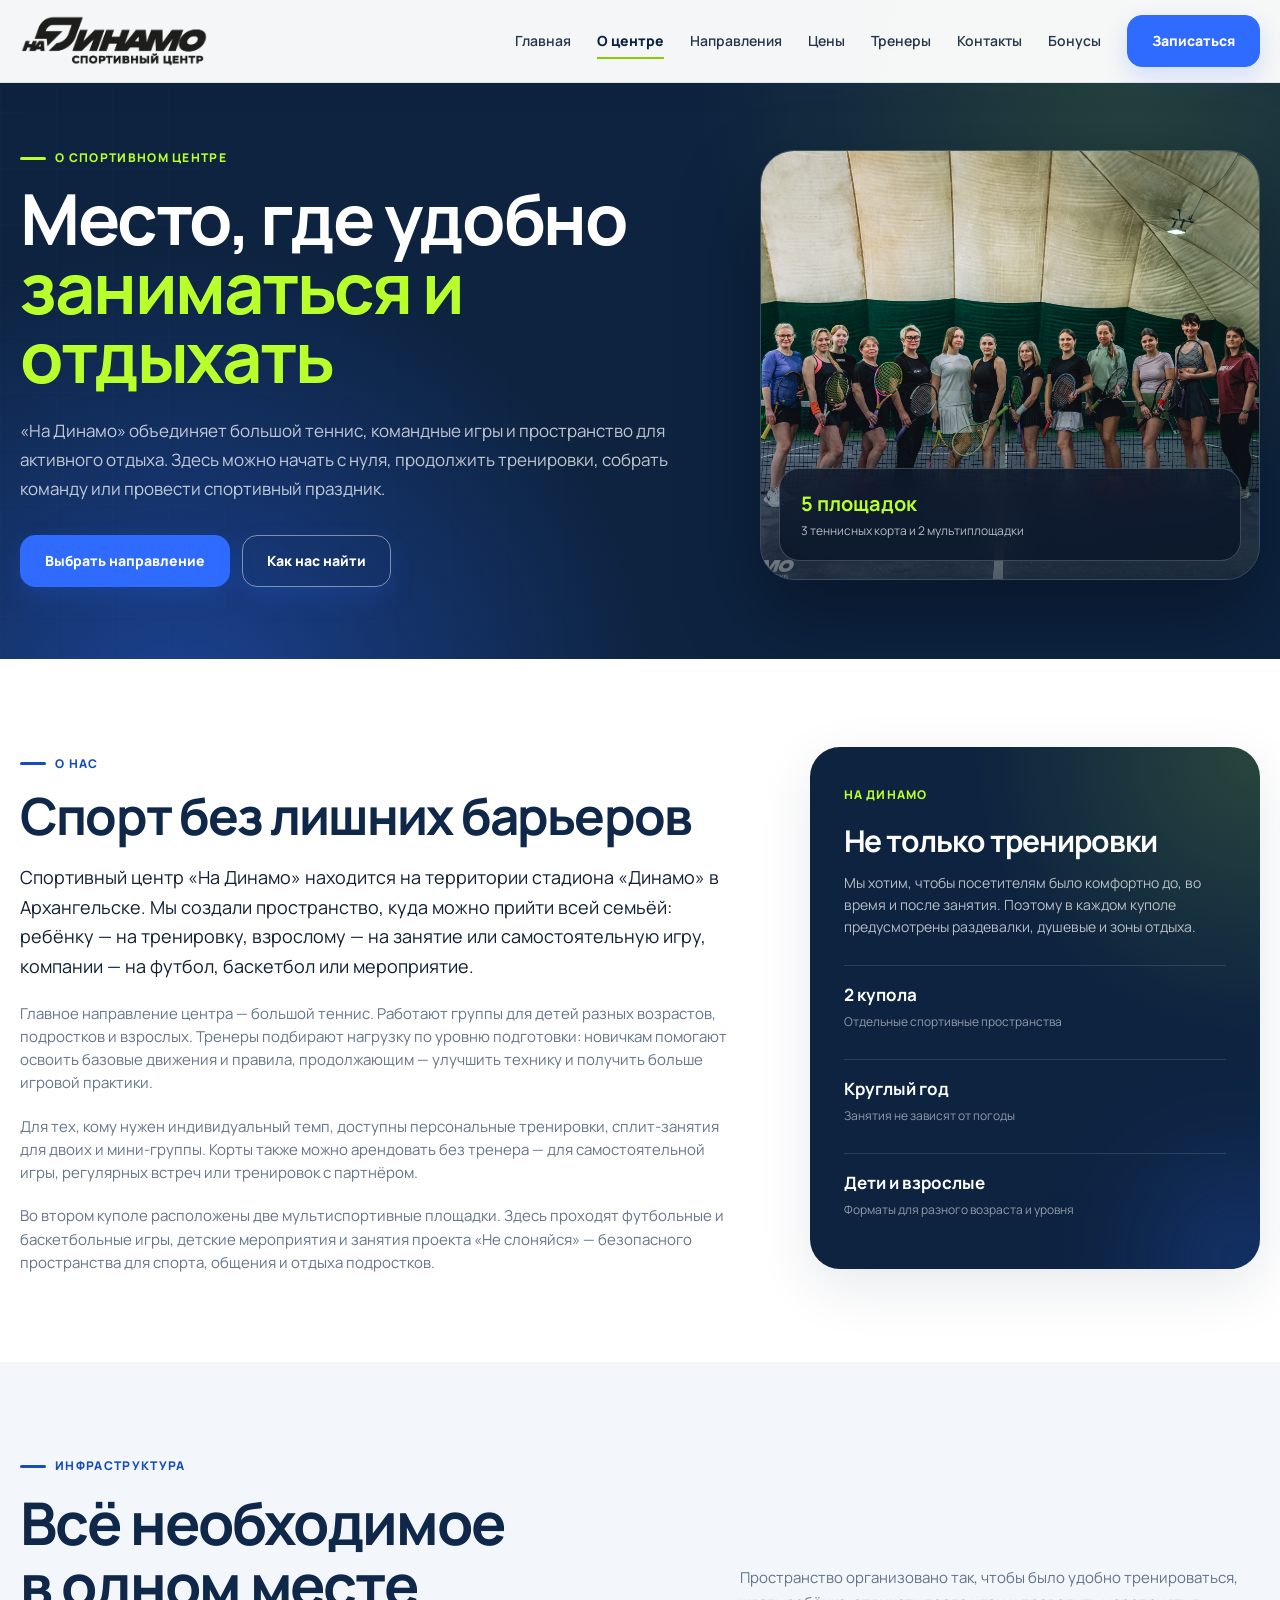
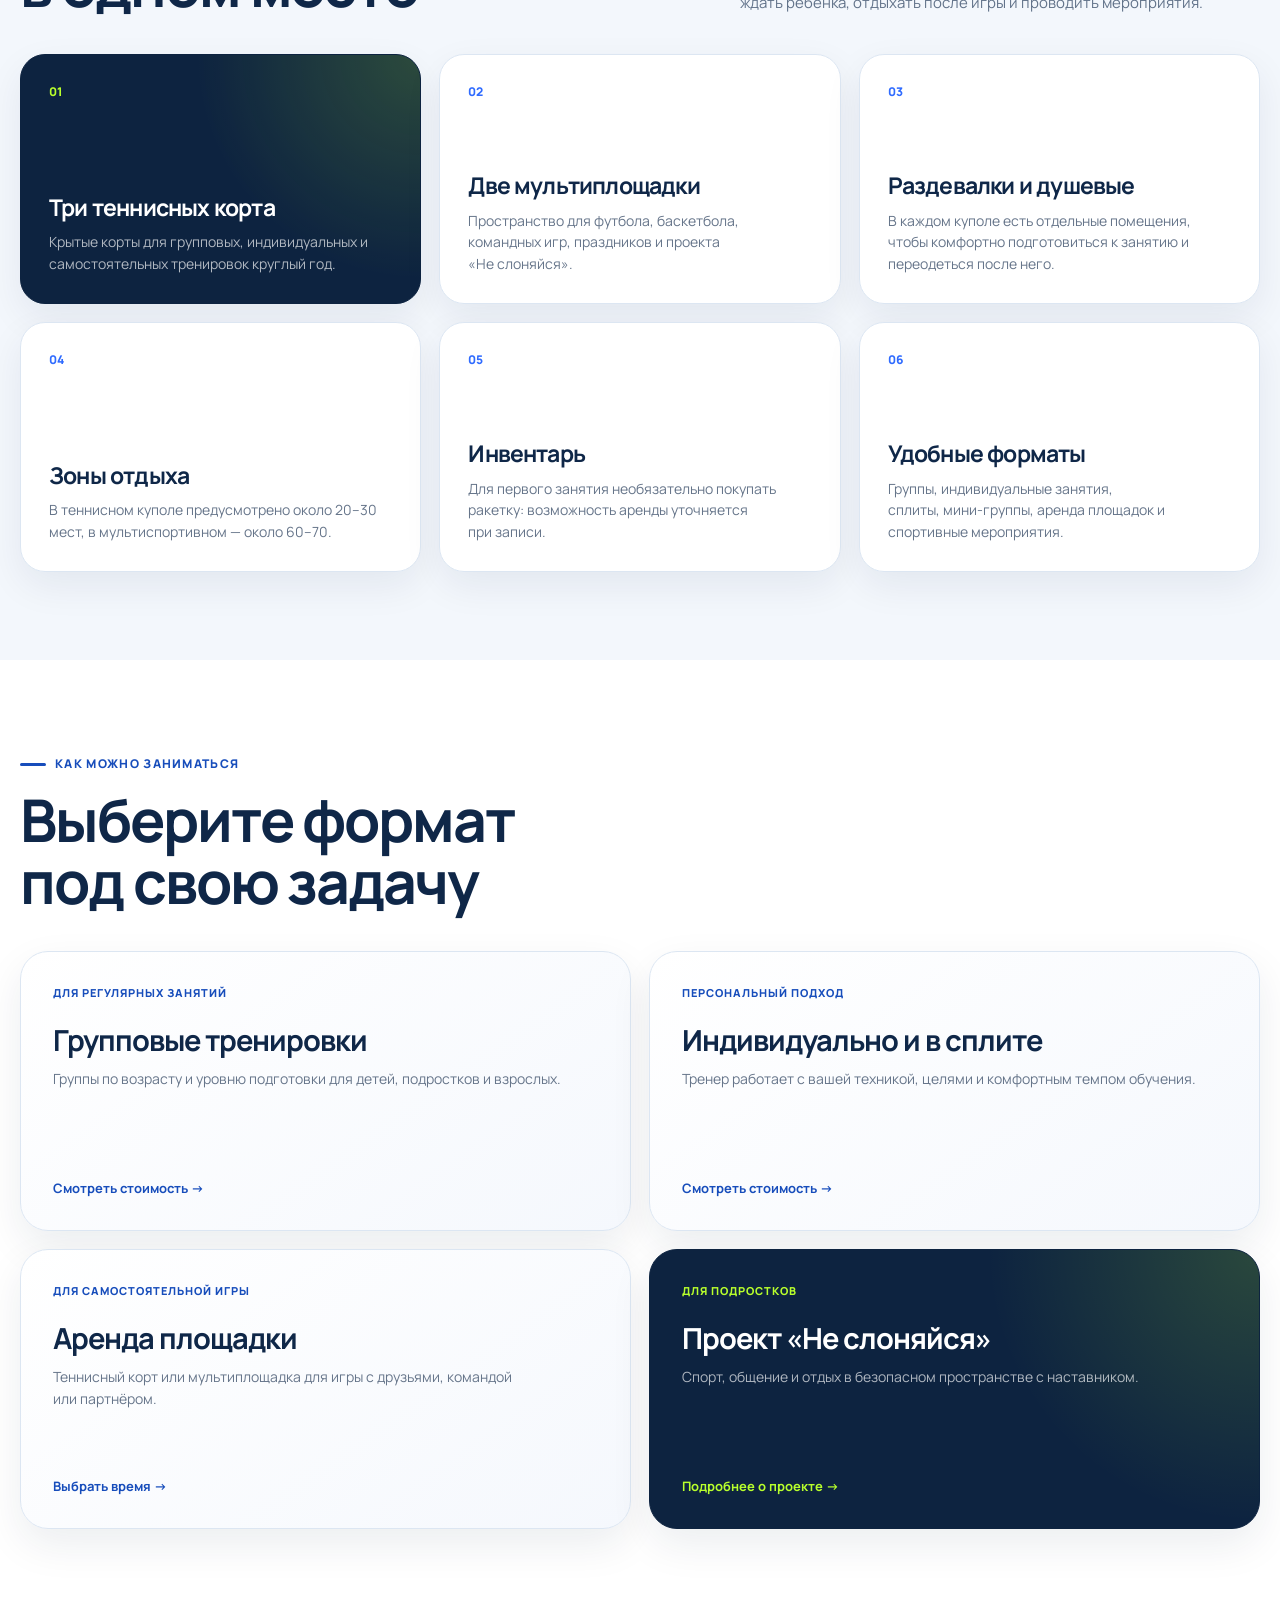
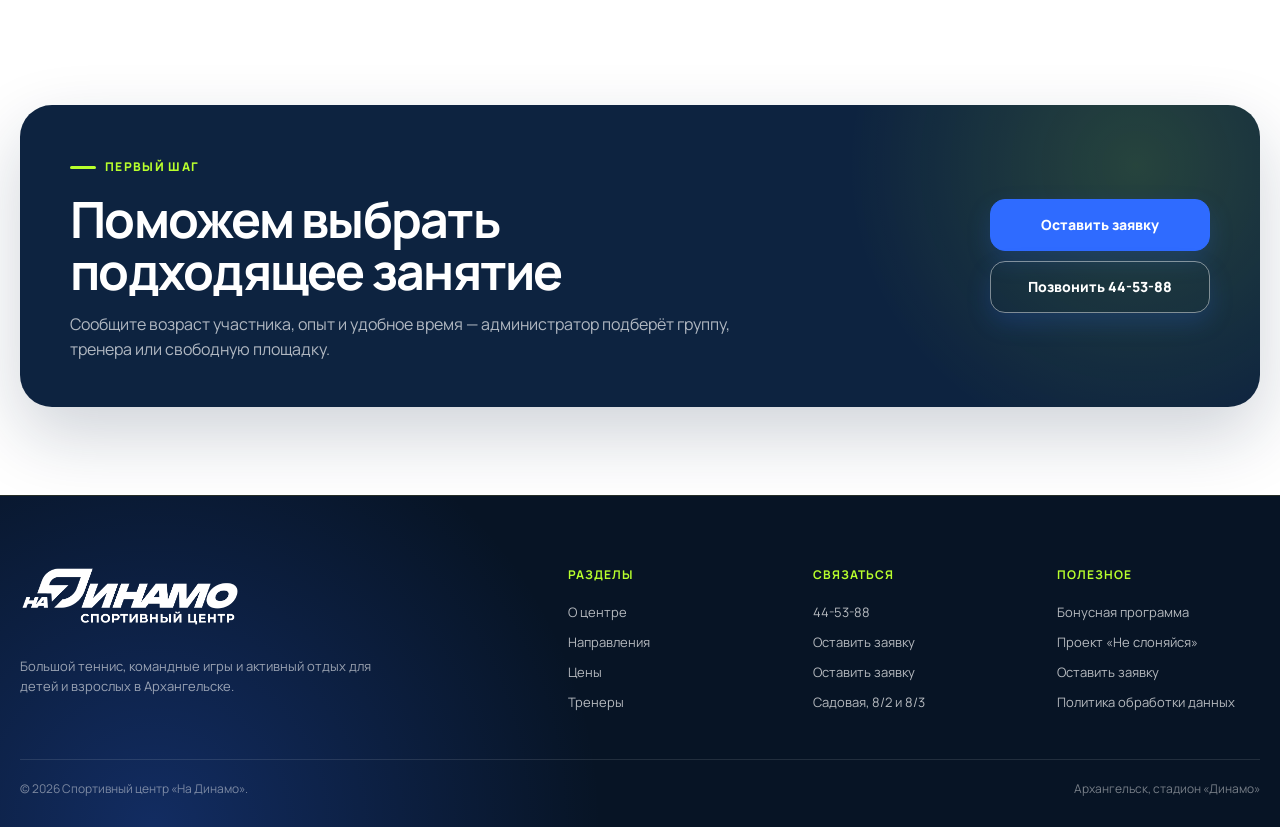
<file: about.html>
<!DOCTYPE html>

<html lang="ru">
<head>
<meta charset="utf-8"/>
<meta content="width=device-width, initial-scale=1.0" name="viewport"/>
<meta content="Спортивный центр «На Динамо» в Архангельске: теннисные корты, мультиплощадки, тренировки для детей и взрослых, аренда и подростковый проект." name="description"/>
<meta content="#0d2340" name="theme-color"/>
<title>О центре — На Динамо</title>
<link href="images/logo-mark-black.png" rel="icon" type="image/png"/>
<link href="style.css" rel="stylesheet"/>
<link href="https://fonts.googleapis.com" rel="preconnect"/>
<link crossorigin="" href="https://fonts.gstatic.com" rel="preconnect"/>
<link href="https://fonts.googleapis.com/css2?family=Manrope:wght@400;500;600;700;800&amp;display=swap" rel="stylesheet"/>
</head>
<body class="site-polished"><header class="header" id="header">
<div class="container header__container">
<a aria-label="На главную" class="site-logo site-logo--header" href="index.html">
<img alt="На Динамо — спортивный центр" decoding="async" height="241" src="images/logo-full-black.png" width="867"/>
</a>
<nav aria-label="Основная навигация" class="nav" id="nav">
<a class="nav__link" href="index.html">Главная</a>
<a class="nav__link" href="about.html">О центре</a>
<a class="nav__link" href="directions.html">Направления</a>
<a class="nav__link" href="pricing.html">Цены</a>
<a class="nav__link" href="coaches.html">Тренеры</a>
<a class="nav__link" href="contacts.html">Контакты</a>
<a class="nav__link" href="loyalty.html">Бонусы</a>
<a class="button button--small nav__button" href="index.html?service=%D0%98%D0%BD%D0%B4%D0%B8%D0%B2%D0%B8%D0%B4%D1%83%D0%B0%D0%BB%D1%8C%D0%BD%D0%B0%D1%8F+%D1%82%D1%80%D0%B5%D0%BD%D0%B8%D1%80%D0%BE%D0%B2%D0%BA%D0%B0&amp;message=%D0%97%D0%B4%D1%80%D0%B0%D0%B2%D1%81%D1%82%D0%B2%D1%83%D0%B9%D1%82%D0%B5%21+%D0%9F%D0%BE%D0%BC%D0%BE%D0%B3%D0%B8%D1%82%D0%B5+%D0%BF%D0%BE%D0%B4%D0%BE%D0%B1%D1%80%D0%B0%D1%82%D1%8C+%D1%82%D1%80%D0%B5%D0%BD%D0%B5%D1%80%D0%B0.&amp;source=about-%D0%B7%D0%B0%D0%BF%D0%B8%D1%81%D0%B0%D1%82%D1%8C%D1%81%D1%8F#contacts">Записаться</a>
</nav>
<button aria-expanded="false" aria-label="Открыть меню" class="burger" id="burger" type="button">
<span></span><span></span><span></span>
</button>
</div>
</header>
<main>
<section class="inner-hero">
<div class="container inner-hero__grid">
<div class="inner-hero__content">
<span class="eyebrow eyebrow--light">О спортивном центре</span>
<h1>Место, где удобно<br/><span>заниматься и отдыхать</span></h1>
<p>«На Динамо» объединяет большой теннис, командные игры и пространство для активного отдыха. Здесь можно начать с нуля, продолжить тренировки, собрать команду или провести спортивный праздник.</p>
<div class="inner-hero__actions">
<a class="button" href="index.html?service=%D0%A2%D0%B5%D0%BD%D0%BD%D0%B8%D1%81+%D0%B4%D0%BB%D1%8F+%D0%B2%D0%B7%D1%80%D0%BE%D1%81%D0%BB%D0%BE%D0%B3%D0%BE&amp;message=%D0%97%D0%B4%D1%80%D0%B0%D0%B2%D1%81%D1%82%D0%B2%D1%83%D0%B9%D1%82%D0%B5%21+%D0%9F%D0%BE%D0%BC%D0%BE%D0%B3%D0%B8%D1%82%D0%B5+%D0%BF%D0%BE%D0%B4%D0%BE%D0%B1%D1%80%D0%B0%D1%82%D1%8C+%D0%BF%D0%BE%D0%B4%D1%85%D0%BE%D0%B4%D1%8F%D1%89%D0%B5%D0%B5+%D0%B7%D0%B0%D0%BD%D1%8F%D1%82%D0%B8%D0%B5.&amp;source=about-%D0%B2%D1%8B%D0%B1%D1%80%D0%B0%D1%82%D1%8C-%D0%BD%D0%B0%D0%BF%D1%80%D0%B0%D0%B2%D0%BB%D0%B5%D0%BD%D0%B8%D0%B5#contacts">Выбрать направление</a>
<a class="button button--outline" href="index.html?service=%D0%A2%D0%B5%D0%BD%D0%BD%D0%B8%D1%81+%D0%B4%D0%BB%D1%8F+%D0%B2%D0%B7%D1%80%D0%BE%D1%81%D0%BB%D0%BE%D0%B3%D0%BE&amp;message=%D0%97%D0%B4%D1%80%D0%B0%D0%B2%D1%81%D1%82%D0%B2%D1%83%D0%B9%D1%82%D0%B5%21+%D0%9F%D0%BE%D0%BC%D0%BE%D0%B3%D0%B8%D1%82%D0%B5+%D0%BF%D0%BE%D0%B4%D0%BE%D0%B1%D1%80%D0%B0%D1%82%D1%8C+%D0%BF%D0%BE%D0%B4%D1%85%D0%BE%D0%B4%D1%8F%D1%89%D0%B5%D0%B5+%D0%B7%D0%B0%D0%BD%D1%8F%D1%82%D0%B8%D0%B5.&amp;source=about-%D0%BA%D0%B0%D0%BA-%D0%BD%D0%B0%D1%81-%D0%BD%D0%B0%D0%B9%D1%82%D0%B8#contacts">Как нас найти</a>
</div>
</div>
<div class="inner-hero__visual">
<img alt="Групповая тренировка по теннису в спортивном центре" decoding="async" loading="eager" src="images/group-tennis.jpg"/>
<div class="inner-hero__badge">
<strong>5 площадок</strong>
<span>3 теннисных корта и 2 мультиплощадки</span>
</div>
</div>
</div>
</section>
<section class="section">
<div class="container story-grid">
<div class="story-copy">
<span class="eyebrow">О нас</span>
<h2>Спорт без лишних барьеров</h2>
<p class="lead">Спортивный центр «На Динамо» находится на территории стадиона «Динамо» в Архангельске. Мы создали пространство, куда можно прийти всей семьёй: ребёнку — на тренировку, взрослому — на занятие или самостоятельную игру, компании — на футбол, баскетбол или мероприятие.</p>
<p>Главное направление центра — большой теннис. Работают группы для детей разных возрастов, подростков и взрослых. Тренеры подбирают нагрузку по уровню подготовки: новичкам помогают освоить базовые движения и правила, продолжающим — улучшить технику и получить больше игровой практики.</p>
<p>Для тех, кому нужен индивидуальный темп, доступны персональные тренировки, сплит-занятия для двоих и мини-группы. Корты также можно арендовать без тренера — для самостоятельной игры, регулярных встреч или тренировок с партнёром.</p>
<p>Во втором куполе расположены две мультиспортивные площадки. Здесь проходят футбольные и баскетбольные игры, детские мероприятия и занятия проекта «Не слоняйся» — безопасного пространства для спорта, общения и отдыха подростков.</p>
</div>
<aside class="story-card">
<span class="story-card__number">На Динамо</span>
<h3>Не только тренировки</h3>
<p>Мы хотим, чтобы посетителям было комфортно до, во время и после занятия. Поэтому в каждом куполе предусмотрены раздевалки, душевые и зоны отдыха.</p>
<div class="story-card__facts">
<div><strong>2 купола</strong><span>Отдельные спортивные пространства</span></div>
<div><strong>Круглый год</strong><span>Занятия не зависят от погоды</span></div>
<div><strong>Дети и взрослые</strong><span>Форматы для разного возраста и уровня</span></div>
</div>
</aside>
</div>
</section>
<section class="section section--light">
<div class="container">
<div class="section-heading">
<div>
<span class="eyebrow">Инфраструктура</span>
<h2>Всё необходимое<br/>в одном месте</h2>
</div>
<p>Пространство организовано так, чтобы было удобно тренироваться, ждать ребёнка, отдыхать после игры и проводить мероприятия.</p>
</div>
<div class="feature-grid">
<article class="feature-card feature-card--accent">
<span class="feature-card__index">01</span>
<h3>Три теннисных корта</h3>
<p>Крытые корты для групповых, индивидуальных и самостоятельных тренировок круглый год.</p>
</article>
<article class="feature-card">
<span class="feature-card__index">02</span>
<h3>Две мультиплощадки</h3>
<p>Пространство для футбола, баскетбола, командных игр, праздников и проекта «Не слоняйся».</p>
</article>
<article class="feature-card">
<span class="feature-card__index">03</span>
<h3>Раздевалки и душевые</h3>
<p>В каждом куполе есть отдельные помещения, чтобы комфортно подготовиться к занятию и переодеться после него.</p>
</article>
<article class="feature-card">
<span class="feature-card__index">04</span>
<h3>Зоны отдыха</h3>
<p>В теннисном куполе предусмотрено около 20–30 мест, в мультиспортивном — около 60–70.</p>
</article>
<article class="feature-card">
<span class="feature-card__index">05</span>
<h3>Инвентарь</h3>
<p>Для первого занятия необязательно покупать ракетку: возможность аренды уточняется при записи.</p>
</article>
<article class="feature-card">
<span class="feature-card__index">06</span>
<h3>Удобные форматы</h3>
<p>Группы, индивидуальные занятия, сплиты, мини-группы, аренда площадок и спортивные мероприятия.</p>
</article>
</div>
</div>
</section>
<section class="section">
<div class="container">
<div class="section-heading">
<div>
<span class="eyebrow">Как можно заниматься</span>
<h2>Выберите формат<br/>под свою задачу</h2>
</div>
</div>
<div class="format-grid">
<a class="format-card" href="pricing.html">
<span>Для регулярных занятий</span>
<h3>Групповые тренировки</h3>
<p>Группы по возрасту и уровню подготовки для детей, подростков и взрослых.</p>
<b>Смотреть стоимость →</b>
</a>
<a class="format-card" href="pricing.html">
<span>Персональный подход</span>
<h3>Индивидуально и в сплите</h3>
<p>Тренер работает с вашей техникой, целями и комфортным темпом обучения.</p>
<b>Смотреть стоимость →</b>
</a>
<a class="format-card" href="index.html?service=%D0%A2%D0%B5%D0%BD%D0%BD%D0%B8%D1%81+%D0%B4%D0%BB%D1%8F+%D1%80%D0%B5%D0%B1%D1%91%D0%BD%D0%BA%D0%B0&amp;message=%D0%97%D0%B4%D1%80%D0%B0%D0%B2%D1%81%D1%82%D0%B2%D1%83%D0%B9%D1%82%D0%B5%21+%D0%98%D0%BD%D1%82%D0%B5%D1%80%D0%B5%D1%81%D1%83%D0%B5%D1%82+%D0%BF%D0%BE%D0%B4%D1%80%D0%BE%D1%81%D1%82%D0%BA%D0%BE%D0%B2%D0%B0%D1%8F+%D0%B3%D1%80%D1%83%D0%BF%D0%BF%D0%B0.&amp;source=about-%D0%B4%D0%BB%D1%8F-%D1%81%D0%B0%D0%BC%D0%BE%D1%81%D1%82%D0%BE%D1%8F%D1%82%D0%B5%D0%BB%D1%8C%D0%BD%D0%BE%D0%B9-%D0%B8%D0%B3%D1%80%D1%8B-%D0%B0%D1%80%D0%B5%D0%BD%D0%B4%D0%B0-%D0%BF%D0%BB%D0%BE%D1%89%D0%B0%D0%B4%D0%BA%D0%B8-%D1%82%D0%B5%D0%BD%D0%BD#contacts">
<span>Для самостоятельной игры</span>
<h3>Аренда площадки</h3>
<p>Теннисный корт или мультиплощадка для игры с друзьями, командой или партнёром.</p>
<b>Выбрать время →</b>
</a>
<a class="format-card format-card--dark" href="index.html?service=%D0%A2%D0%B5%D0%BD%D0%BD%D0%B8%D1%81+%D0%B4%D0%BB%D1%8F+%D1%80%D0%B5%D0%B1%D1%91%D0%BD%D0%BA%D0%B0&amp;message=%D0%97%D0%B4%D1%80%D0%B0%D0%B2%D1%81%D1%82%D0%B2%D1%83%D0%B9%D1%82%D0%B5%21+%D0%98%D0%BD%D1%82%D0%B5%D1%80%D0%B5%D1%81%D1%83%D0%B5%D1%82+%D0%BF%D0%BE%D0%B4%D1%80%D0%BE%D1%81%D1%82%D0%BA%D0%BE%D0%B2%D0%B0%D1%8F+%D0%B3%D1%80%D1%83%D0%BF%D0%BF%D0%B0.&amp;source=about-%D0%B4%D0%BB%D1%8F-%D0%BF%D0%BE%D0%B4%D1%80%D0%BE%D1%81%D1%82%D0%BA%D0%BE%D0%B2-%D0%BF%D1%80%D0%BE%D0%B5%D0%BA%D1%82-%D0%BD%D0%B5-%D1%81%D0%BB%D0%BE%D0%BD%D1%8F%D0%B9%D1%81%D1%8F-%D1%81%D0%BF%D0%BE%D1%80%D1%82-%D0%BE%D0%B1%D1%89%D0%B5%D0%BD#contacts">
<span>Для подростков</span>
<h3>Проект «Не слоняйся»</h3>
<p>Спорт, общение и отдых в безопасном пространстве с наставником.</p>
<b>Подробнее о проекте →</b>
</a>
</div>
</div>
</section>
<section class="section section--cta">
<div class="container cta-panel">
<div>
<span class="eyebrow eyebrow--light">Первый шаг</span>
<h2>Поможем выбрать подходящее занятие</h2>
<p>Сообщите возраст участника, опыт и удобное время — администратор подберёт группу, тренера или свободную площадку.</p>
</div>
<div class="cta-panel__actions">
<a class="button" href="index.html?service=%D0%A2%D0%B5%D0%BD%D0%BD%D0%B8%D1%81+%D0%B4%D0%BB%D1%8F+%D0%B2%D0%B7%D1%80%D0%BE%D1%81%D0%BB%D0%BE%D0%B3%D0%BE&amp;message=%D0%97%D0%B4%D1%80%D0%B0%D0%B2%D1%81%D1%82%D0%B2%D1%83%D0%B9%D1%82%D0%B5%21+%D0%9F%D0%BE%D0%BC%D0%BE%D0%B3%D0%B8%D1%82%D0%B5+%D0%BF%D0%BE%D0%B4%D0%BE%D0%B1%D1%80%D0%B0%D1%82%D1%8C+%D0%BF%D0%BE%D0%B4%D1%85%D0%BE%D0%B4%D1%8F%D1%89%D0%B5%D0%B5+%D0%B7%D0%B0%D0%BD%D1%8F%D1%82%D0%B8%D0%B5.&amp;source=about-%D0%BD%D0%B0%D0%BF%D0%B8%D1%81%D0%B0%D1%82%D1%8C-%D0%B2-vk#contacts">Оставить заявку</a>
<a class="button button--outline" href="index.html?service=%D0%A2%D0%B5%D0%BD%D0%BD%D0%B8%D1%81+%D0%B4%D0%BB%D1%8F+%D0%B2%D0%B7%D1%80%D0%BE%D1%81%D0%BB%D0%BE%D0%B3%D0%BE&amp;message=%D0%97%D0%B4%D1%80%D0%B0%D0%B2%D1%81%D1%82%D0%B2%D1%83%D0%B9%D1%82%D0%B5%21+%D0%9F%D0%BE%D0%BC%D0%BE%D0%B3%D0%B8%D1%82%D0%B5+%D0%BF%D0%BE%D0%B4%D0%BE%D0%B1%D1%80%D0%B0%D1%82%D1%8C+%D0%BF%D0%BE%D0%B4%D1%85%D0%BE%D0%B4%D1%8F%D1%89%D0%B5%D0%B5+%D0%B7%D0%B0%D0%BD%D1%8F%D1%82%D0%B8%D0%B5.&amp;source=about-%D0%BF%D0%BE%D0%B7%D0%B2%D0%BE%D0%BD%D0%B8%D1%82%D1%8C-44-53-88#contacts">Позвонить 44-53-88</a>
</div>
</div>
</section>
</main>
<footer class="footer">
<div class="container footer__main">
<div class="footer__brand">
<a aria-label="На главную" class="site-logo site-logo--footer" href="index.html">
<img alt="На Динамо — спортивный центр" decoding="async" height="238" loading="lazy" src="images/logo-full-white.png" width="863"/>
</a>
<p>Большой теннис, командные игры и активный отдых для детей и взрослых в Архангельске.</p>
</div>
<div class="footer__column">
<strong>Разделы</strong>
<a href="about.html">О центре</a>
<a href="directions.html">Направления</a>
<a href="pricing.html">Цены</a>
<a href="coaches.html">Тренеры</a>
</div>
<div class="footer__column">
<strong>Связаться</strong>
<a href="tel:+78182445388">44-53-88</a>
<a href="index.html?service=%D0%A2%D0%B5%D0%BD%D0%BD%D0%B8%D1%81+%D0%B4%D0%BB%D1%8F+%D0%B2%D0%B7%D1%80%D0%BE%D1%81%D0%BB%D0%BE%D0%B3%D0%BE&amp;message=%D0%97%D0%B4%D1%80%D0%B0%D0%B2%D1%81%D1%82%D0%B2%D1%83%D0%B9%D1%82%D0%B5%21+%D0%9F%D0%BE%D0%BC%D0%BE%D0%B3%D0%B8%D1%82%D0%B5+%D0%BF%D0%BE%D0%B4%D0%BE%D0%B1%D1%80%D0%B0%D1%82%D1%8C+%D0%BF%D0%BE%D0%B4%D1%85%D0%BE%D0%B4%D1%8F%D1%89%D0%B5%D0%B5+%D0%B7%D0%B0%D0%BD%D1%8F%D1%82%D0%B8%D0%B5.&amp;source=about-%D0%B2%D0%BA%D0%BE%D0%BD%D1%82%D0%B0%D0%BA%D1%82%D0%B5#contacts">Оставить заявку</a>
<a href="index.html?service=%D0%A2%D0%B5%D0%BD%D0%BD%D0%B8%D1%81+%D0%B4%D0%BB%D1%8F+%D0%B2%D0%B7%D1%80%D0%BE%D1%81%D0%BB%D0%BE%D0%B3%D0%BE&amp;message=%D0%97%D0%B4%D1%80%D0%B0%D0%B2%D1%81%D1%82%D0%B2%D1%83%D0%B9%D1%82%D0%B5%21+%D0%9F%D0%BE%D0%BC%D0%BE%D0%B3%D0%B8%D1%82%D0%B5+%D0%BF%D0%BE%D0%B4%D0%BE%D0%B1%D1%80%D0%B0%D1%82%D1%8C+%D0%BF%D0%BE%D0%B4%D1%85%D0%BE%D0%B4%D1%8F%D1%89%D0%B5%D0%B5+%D0%B7%D0%B0%D0%BD%D1%8F%D1%82%D0%B8%D0%B5.&amp;source=about-max#contacts">Оставить заявку</a>
<a href="contacts.html">Садовая, 8/2 и 8/3</a>
</div>
<div class="footer__column">
<strong>Полезное</strong>
<a href="loyalty.html">Бонусная программа</a>
<a href="index.html?service=%D0%9F%D1%80%D0%BE%D0%B5%D0%BA%D1%82+%C2%AB%D0%9D%D0%B5+%D1%81%D0%BB%D0%BE%D0%BD%D1%8F%D0%B9%D1%81%D1%8F%C2%BB&amp;message=%D0%97%D0%B4%D1%80%D0%B0%D0%B2%D1%81%D1%82%D0%B2%D1%83%D0%B9%D1%82%D0%B5%21+%D0%A5%D0%BE%D1%87%D1%83+%D1%83%D0%B7%D0%BD%D0%B0%D1%82%D1%8C+%D0%BE+%D0%BF%D1%80%D0%BE%D0%B5%D0%BA%D1%82%D0%B5+%C2%AB%D0%9D%D0%B5+%D1%81%D0%BB%D0%BE%D0%BD%D1%8F%D0%B9%D1%81%D1%8F%C2%BB.&amp;source=about-%D0%BF%D1%80%D0%BE%D0%B5%D0%BA%D1%82-%D0%BD%D0%B5-%D1%81%D0%BB%D0%BE%D0%BD%D1%8F%D0%B9%D1%81%D1%8F#contacts">Проект «Не слоняйся»</a>
<a href="index.html?service=%D0%9F%D1%80%D0%BE%D0%B5%D0%BA%D1%82+%C2%AB%D0%9D%D0%B5+%D1%81%D0%BB%D0%BE%D0%BD%D1%8F%D0%B9%D1%81%D1%8F%C2%BB&amp;message=%D0%97%D0%B4%D1%80%D0%B0%D0%B2%D1%81%D1%82%D0%B2%D1%83%D0%B9%D1%82%D0%B5%21+%D0%A5%D0%BE%D1%87%D1%83+%D1%83%D0%B7%D0%BD%D0%B0%D1%82%D1%8C+%D0%BE+%D0%BF%D1%80%D0%BE%D0%B5%D0%BA%D1%82%D0%B5+%C2%AB%D0%9D%D0%B5+%D1%81%D0%BB%D0%BE%D0%BD%D1%8F%D0%B9%D1%81%D1%8F%C2%BB.&amp;source=about-%D0%BE%D0%BD%D0%BB%D0%B0%D0%B9%D0%BD-%D0%B7%D0%B0%D0%BF%D0%B8%D1%81%D1%8C#contacts">Оставить заявку</a>
<a href="privacy.html">Политика обработки данных</a></div>
</div>
<div class="container footer__bottom">
<p>© <span id="year"></span> Спортивный центр «На Динамо».</p>
<span>Архангельск, стадион «Динамо»</span>
</div>
</footer>
<a class="mobile-booking" href="index.html?service=%D0%A2%D0%B5%D0%BD%D0%BD%D0%B8%D1%81+%D0%B4%D0%BB%D1%8F+%D0%B2%D0%B7%D1%80%D0%BE%D1%81%D0%BB%D0%BE%D0%B3%D0%BE&amp;message=%D0%97%D0%B4%D1%80%D0%B0%D0%B2%D1%81%D1%82%D0%B2%D1%83%D0%B9%D1%82%D0%B5%21+%D0%9F%D0%BE%D0%BC%D0%BE%D0%B3%D0%B8%D1%82%D0%B5+%D0%BF%D0%BE%D0%B4%D0%BE%D0%B1%D1%80%D0%B0%D1%82%D1%8C+%D0%BF%D0%BE%D0%B4%D1%85%D0%BE%D0%B4%D1%8F%D1%89%D0%B5%D0%B5+%D0%B7%D0%B0%D0%BD%D1%8F%D1%82%D0%B8%D0%B5.&amp;source=about-%D0%B7%D0%B0%D0%BF%D0%B8%D1%81%D0%B0%D1%82%D1%8C%D1%81%D1%8F#contacts">Записаться</a>
<script src="script.js"></script>
</body>
</html>
</file>
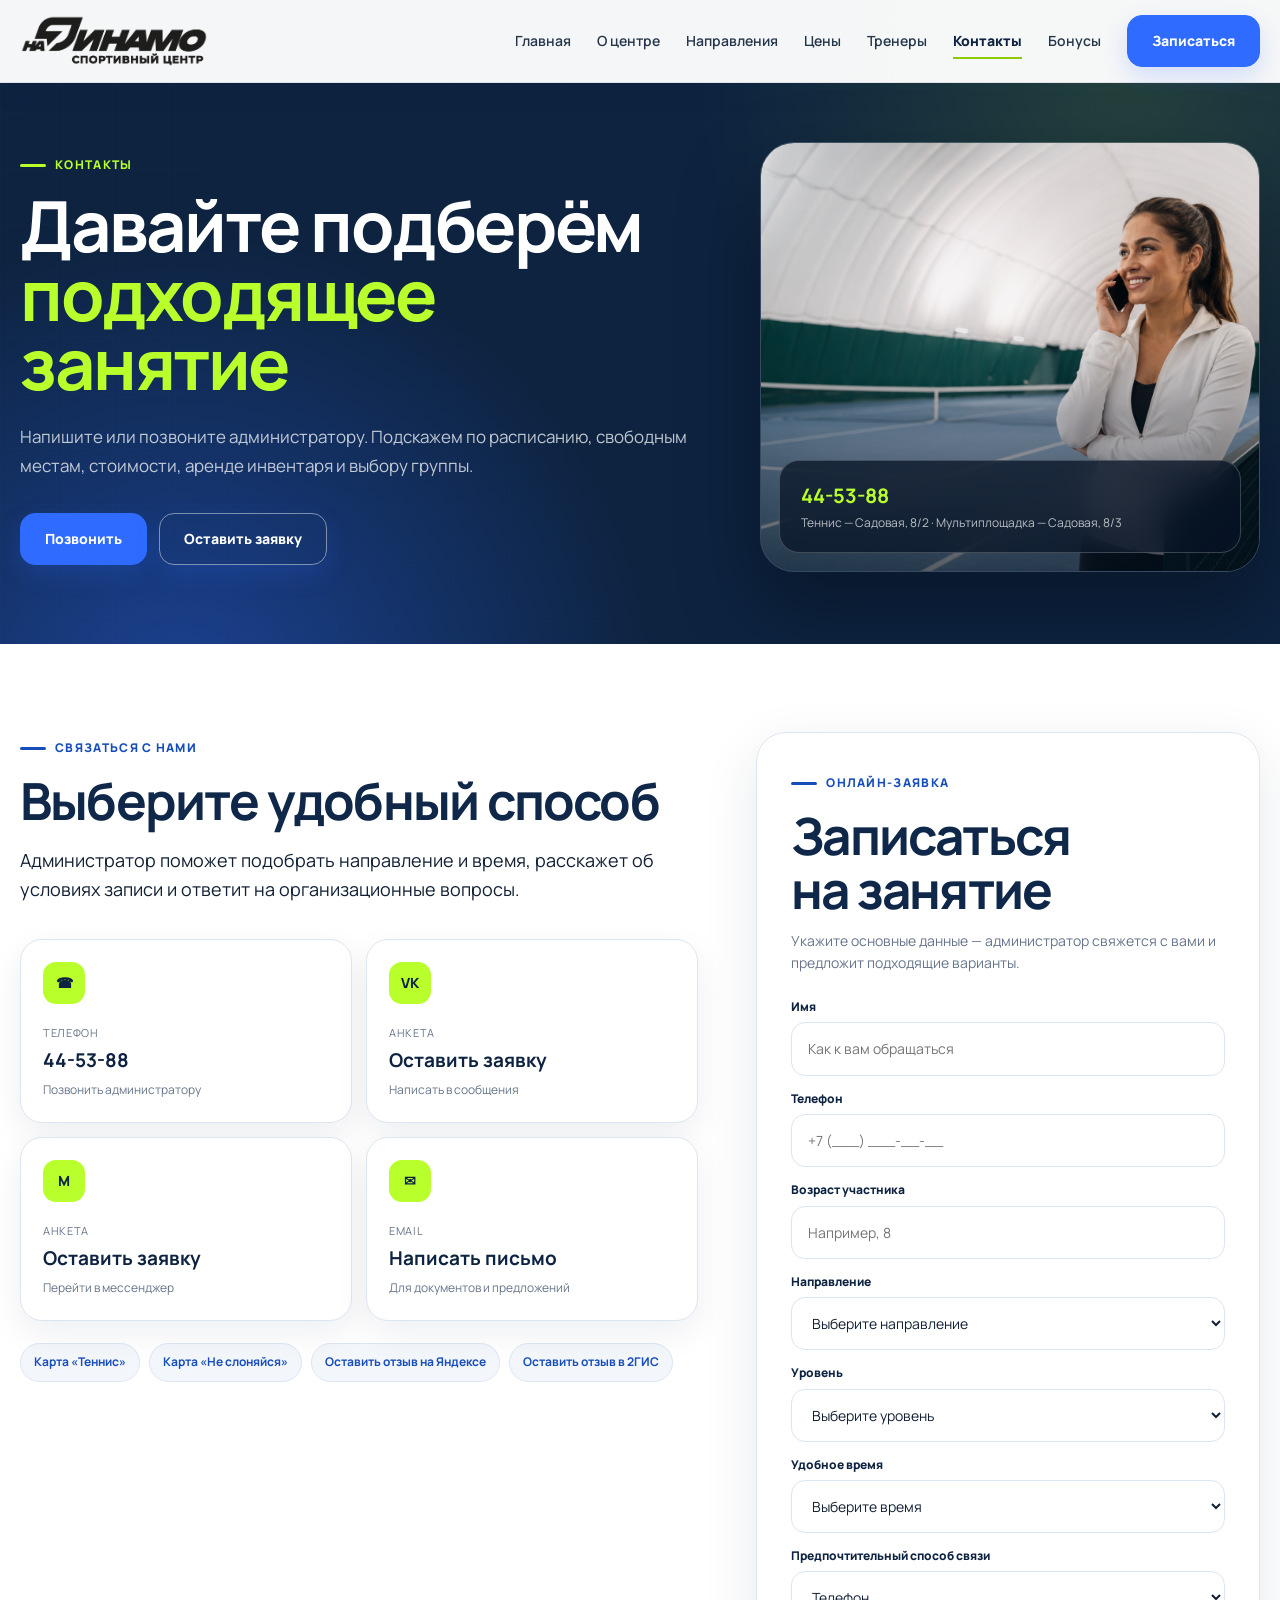
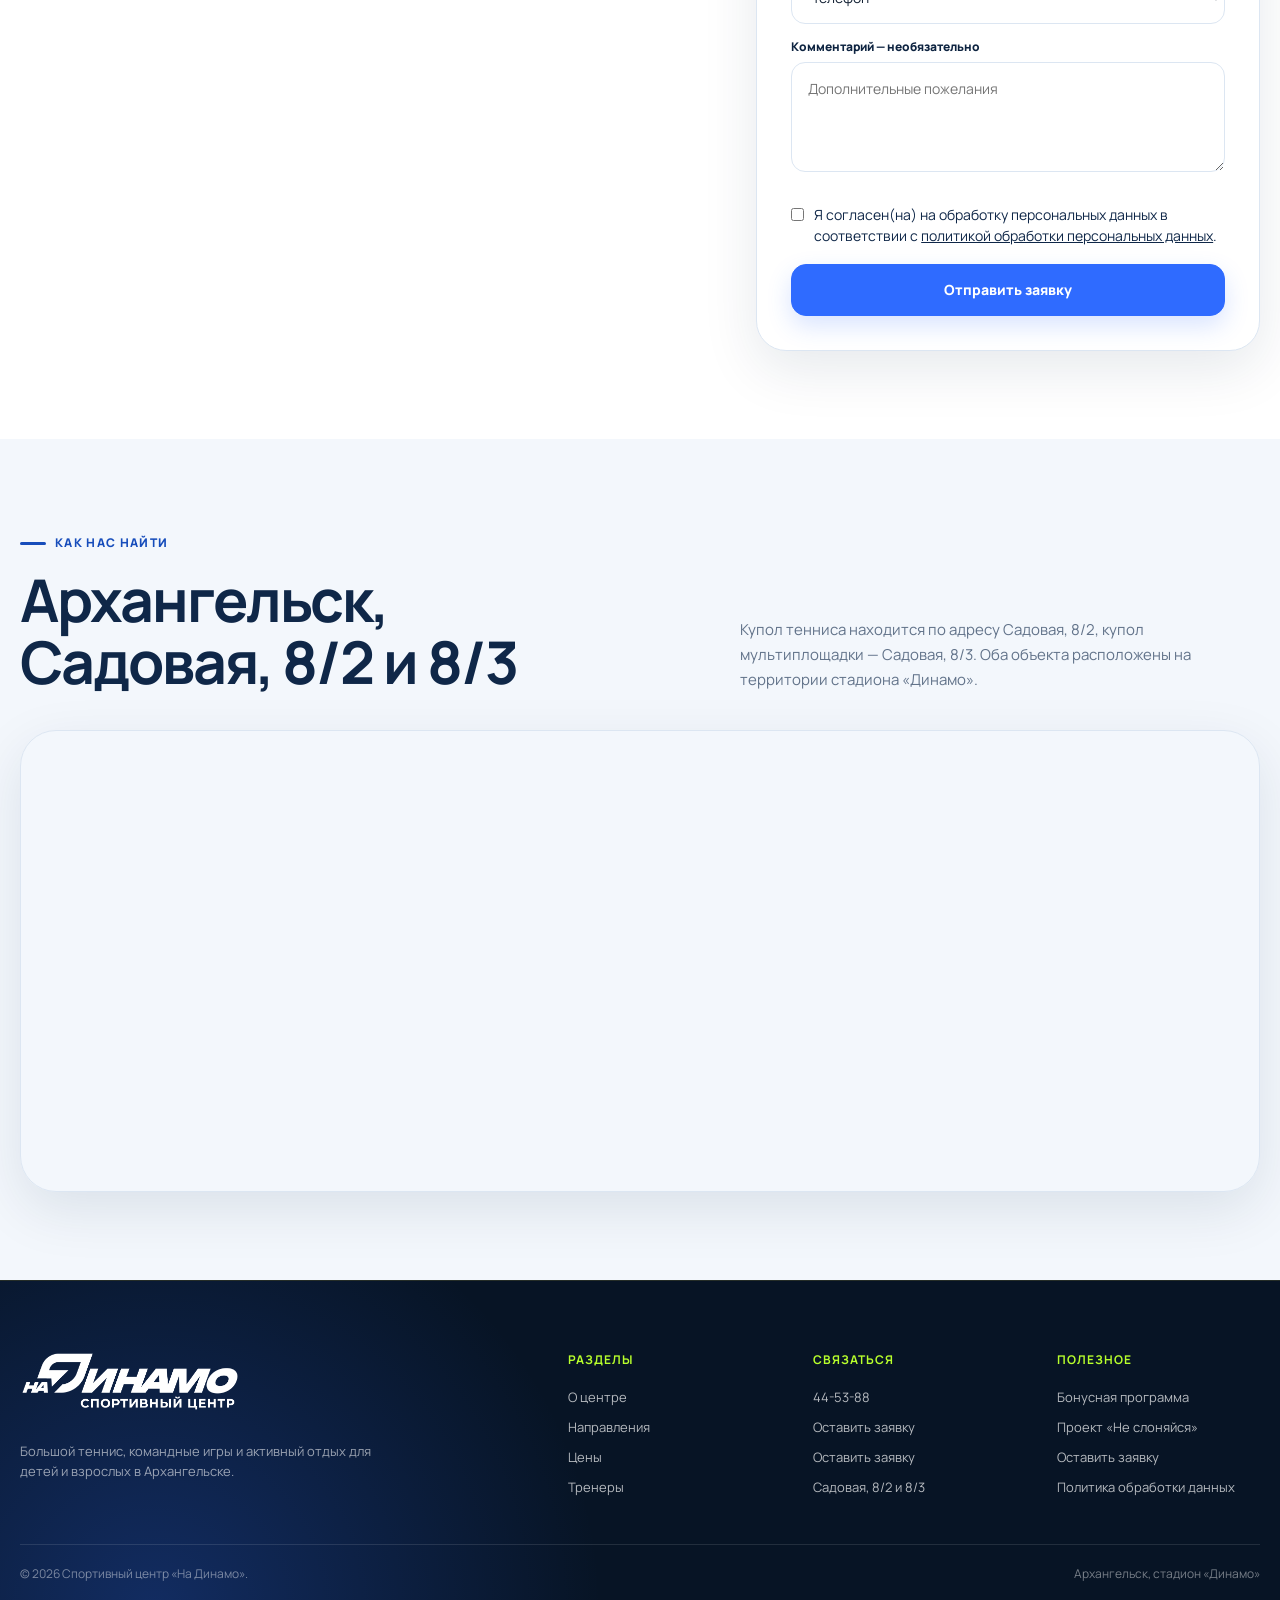
<file: contacts.html>
<!DOCTYPE html>

<html lang="ru">
<head>
<meta charset="utf-8"/>
<meta content="width=device-width, initial-scale=1.0" name="viewport"/>
<meta content="Контакты спортивного центра «На Динамо»: купол тенниса — Садовая, 8/2; купол мультиплощадки — Садовая, 8/3." name="description"/>
<meta content="#0d2340" name="theme-color"/>
<title>Контакты — На Динамо</title>
<link href="images/logo-mark-black.png" rel="icon" type="image/png"/>
<link href="style.css" rel="stylesheet"/>
<link href="https://fonts.googleapis.com" rel="preconnect"/>
<link crossorigin="" href="https://fonts.gstatic.com" rel="preconnect"/>
<link href="https://fonts.googleapis.com/css2?family=Manrope:wght@400;500;600;700;800&amp;display=swap" rel="stylesheet"/>
</head>
<body class="site-polished"><header class="header" id="header">
<div class="container header__container">
<a aria-label="На главную" class="site-logo site-logo--header" href="index.html">
<img alt="На Динамо — спортивный центр" decoding="async" height="241" src="images/logo-full-black.png" width="867"/>
</a>
<nav aria-label="Основная навигация" class="nav" id="nav">
<a class="nav__link" href="index.html">Главная</a>
<a class="nav__link" href="about.html">О центре</a>
<a class="nav__link" href="directions.html">Направления</a>
<a class="nav__link" href="pricing.html">Цены</a>
<a class="nav__link" href="coaches.html">Тренеры</a>
<a class="nav__link" href="contacts.html">Контакты</a>
<a class="nav__link" href="loyalty.html">Бонусы</a>
<a class="button button--small nav__button" href="index.html?service=%D0%98%D0%BD%D0%B4%D0%B8%D0%B2%D0%B8%D0%B4%D1%83%D0%B0%D0%BB%D1%8C%D0%BD%D0%B0%D1%8F+%D1%82%D1%80%D0%B5%D0%BD%D0%B8%D1%80%D0%BE%D0%B2%D0%BA%D0%B0&amp;message=%D0%97%D0%B4%D1%80%D0%B0%D0%B2%D1%81%D1%82%D0%B2%D1%83%D0%B9%D1%82%D0%B5%21+%D0%9F%D0%BE%D0%BC%D0%BE%D0%B3%D0%B8%D1%82%D0%B5+%D0%BF%D0%BE%D0%B4%D0%BE%D0%B1%D1%80%D0%B0%D1%82%D1%8C+%D1%82%D1%80%D0%B5%D0%BD%D0%B5%D1%80%D0%B0.&amp;source=contacts-%D0%B7%D0%B0%D0%BF%D0%B8%D1%81%D0%B0%D1%82%D1%8C%D1%81%D1%8F#contacts">Записаться</a>
</nav>
<button aria-expanded="false" aria-label="Открыть меню" class="burger" id="burger" type="button">
<span></span><span></span><span></span>
</button>
</div>
</header>
<main>
<section class="inner-hero">
<div class="container inner-hero__grid">
<div class="inner-hero__content">
<span class="eyebrow eyebrow--light">Контакты</span>
<h1>Давайте подберём<br/><span>подходящее занятие</span></h1>
<p>Напишите или позвоните администратору. Подскажем по расписанию, свободным местам, стоимости, аренде инвентаря и выбору группы.</p>
<div class="inner-hero__actions">
<a class="button" href="index.html?service=%D0%A2%D0%B5%D0%BD%D0%BD%D0%B8%D1%81+%D0%B4%D0%BB%D1%8F+%D0%B2%D0%B7%D1%80%D0%BE%D1%81%D0%BB%D0%BE%D0%B3%D0%BE&amp;message=%D0%97%D0%B4%D1%80%D0%B0%D0%B2%D1%81%D1%82%D0%B2%D1%83%D0%B9%D1%82%D0%B5%21+%D0%9F%D0%BE%D0%BC%D0%BE%D0%B3%D0%B8%D1%82%D0%B5+%D0%BF%D0%BE%D0%B4%D0%BE%D0%B1%D1%80%D0%B0%D1%82%D1%8C+%D0%BF%D0%BE%D0%B4%D1%85%D0%BE%D0%B4%D1%8F%D1%89%D0%B5%D0%B5+%D0%B7%D0%B0%D0%BD%D1%8F%D1%82%D0%B8%D0%B5.&amp;source=contacts-%D0%BF%D0%BE%D0%B7%D0%B2%D0%BE%D0%BD%D0%B8%D1%82%D1%8C#contacts">Позвонить</a>
<a class="button button--outline" href="index.html?service=%D0%A2%D0%B5%D0%BD%D0%BD%D0%B8%D1%81+%D0%B4%D0%BB%D1%8F+%D0%B2%D0%B7%D1%80%D0%BE%D1%81%D0%BB%D0%BE%D0%B3%D0%BE&amp;message=%D0%97%D0%B4%D1%80%D0%B0%D0%B2%D1%81%D1%82%D0%B2%D1%83%D0%B9%D1%82%D0%B5%21+%D0%9F%D0%BE%D0%BC%D0%BE%D0%B3%D0%B8%D1%82%D0%B5+%D0%BF%D0%BE%D0%B4%D0%BE%D0%B1%D1%80%D0%B0%D1%82%D1%8C+%D0%BF%D0%BE%D0%B4%D1%85%D0%BE%D0%B4%D1%8F%D1%89%D0%B5%D0%B5+%D0%B7%D0%B0%D0%BD%D1%8F%D1%82%D0%B8%D0%B5.&amp;source=contacts-%D0%BD%D0%B0%D0%BF%D0%B8%D1%81%D0%B0%D1%82%D1%8C-%D0%B2-vk#contacts">Оставить заявку</a>
</div>
</div>
<div class="inner-hero__visual">
<img alt="Администратор спортивного центра на связи" decoding="async" loading="eager" src="images/visual-contacts.png"/>
<div class="inner-hero__badge">
<strong>44-53-88</strong>
<span>Теннис — Садовая, 8/2 · Мультиплощадка — Садовая, 8/3</span>
</div>
</div>
</div>
</section>
<section class="section">
<div class="container contact-page-grid">
<div class="contact-page-info">
<span class="eyebrow">Связаться с нами</span>
<h2>Выберите удобный способ</h2>
<p class="lead">Администратор поможет подобрать направление и время, расскажет об условиях записи и ответит на организационные вопросы.</p>
<div class="contact-card-grid">
<a class="contact-card" href="tel:+78182445388">
<span class="contact-card__icon">☎</span>
<small>Телефон</small>
<strong>44-53-88</strong>
<em>Позвонить администратору</em>
</a>
<a class="contact-card" href="index.html?service=%D0%A2%D0%B5%D0%BD%D0%BD%D0%B8%D1%81+%D0%B4%D0%BB%D1%8F+%D0%B2%D0%B7%D1%80%D0%BE%D1%81%D0%BB%D0%BE%D0%B3%D0%BE&amp;message=%D0%97%D0%B4%D1%80%D0%B0%D0%B2%D1%81%D1%82%D0%B2%D1%83%D0%B9%D1%82%D0%B5%21+%D0%9F%D0%BE%D0%BC%D0%BE%D0%B3%D0%B8%D1%82%D0%B5+%D0%BF%D0%BE%D0%B4%D0%BE%D0%B1%D1%80%D0%B0%D1%82%D1%8C+%D0%BF%D0%BE%D0%B4%D1%85%D0%BE%D0%B4%D1%8F%D1%89%D0%B5%D0%B5+%D0%B7%D0%B0%D0%BD%D1%8F%D1%82%D0%B8%D0%B5.&amp;source=contacts-vk-%D0%B2%D0%BA%D0%BE%D0%BD%D1%82%D0%B0%D0%BA%D1%82%D0%B5-%D0%BD%D0%B0-%D0%B4%D0%B8%D0%BD%D0%B0%D0%BC%D0%BE-%D0%BD%D0%B0%D0%BF%D0%B8%D1%81%D0%B0%D1%82%D1%8C-%D0%B2-%D1%81%D0%BE%D0%BE%D0%B1%D1%89%D0%B5%D0%BD%D0%B8%D1%8F#contacts">
<span class="contact-card__icon">VK</span>
<small>Анкета</small>
<strong>Оставить заявку</strong>
<em>Написать в сообщения</em>
</a>
<a class="contact-card" href="index.html?service=%D0%A2%D0%B5%D0%BD%D0%BD%D0%B8%D1%81+%D0%B4%D0%BB%D1%8F+%D0%B2%D0%B7%D1%80%D0%BE%D1%81%D0%BB%D0%BE%D0%B3%D0%BE&amp;message=%D0%97%D0%B4%D1%80%D0%B0%D0%B2%D1%81%D1%82%D0%B2%D1%83%D0%B9%D1%82%D0%B5%21+%D0%9F%D0%BE%D0%BC%D0%BE%D0%B3%D0%B8%D1%82%D0%B5+%D0%BF%D0%BE%D0%B4%D0%BE%D0%B1%D1%80%D0%B0%D1%82%D1%8C+%D0%BF%D0%BE%D0%B4%D1%85%D0%BE%D0%B4%D1%8F%D1%89%D0%B5%D0%B5+%D0%B7%D0%B0%D0%BD%D1%8F%D1%82%D0%B8%D0%B5.&amp;source=contacts-m-max-%D1%81%D0%BE%D0%BE%D0%B1%D1%89%D0%B5%D0%BD%D0%B8%D0%B5-%D0%BF%D0%B5%D1%80%D0%B5%D0%B9%D1%82%D0%B8-%D0%B2-%D0%BC%D0%B5%D1%81%D1%81%D0%B5%D0%BD%D0%B4%D0%B6%D0%B5%D1%80#contacts">
<span class="contact-card__icon">M</span>
<small>Анкета</small>
<strong>Оставить заявку</strong>
<em>Перейти в мессенджер</em>
</a>
<a class="contact-card" href="mailto:sportivnyitsentrnadinamo@yandex.ru">
<span class="contact-card__icon">✉</span>
<small>Email</small>
<strong>Написать письмо</strong>
<em>Для документов и предложений</em>
</a>
</div>
<div class="contact-extra-links">
<a href="https://dicards.pro/3G8PZ2" rel="noopener noreferrer" target="_blank">Карта «Теннис»</a>
<a href="https://dicards.pro/hYKEMX" rel="noopener noreferrer" target="_blank">Карта «Не слоняйся»</a>
<a href="https://yandex.ru/maps/20/arkhangelsk/?ll=40.534724%2C64.551907&amp;mode=poi&amp;poi%5Bpoint%5D=40.522502%2C64.550968&amp;poi%5Buri%5D=ymapsbm1%3A%2F%2Forg%3Foid%3D73302451429&amp;z=15.07" rel="noopener noreferrer" target="_blank">Оставить отзыв на Яндексе</a>
<a href="https://2gis.ru/arkhangelsk/firm/70000001064919234/tab/reviews?m=40.521342%2C64.550845%2F16" rel="noopener noreferrer" target="_blank">Оставить отзыв в 2ГИС</a>
</div>
</div>
<div class="form-card">
<span class="eyebrow">Онлайн-заявка</span>
<h2>Записаться на занятие</h2>
<p>Укажите основные данные — администратор свяжется с вами и предложит подходящие варианты.</p>
<form class="ajax-form">
<div class="form-field"><label for="contact-name">Имя</label><input class="form-control" id="contact-name" name="name" placeholder="Как к вам обращаться" required="" type="text"/></div>
<div class="form-field"><label for="contact-phone">Телефон</label><input class="form-control" id="contact-phone" name="phone" placeholder="+7 (___) ___-__-__" required="" type="tel"/></div>
<div class="form-field"><label for="contact-age">Возраст участника</label><input class="form-control" id="contact-age" max="99" min="4" name="age" placeholder="Например, 8" required="" type="number"/></div>
<div class="form-field"><label for="contact-service">Направление</label><select class="form-control" id="contact-service" name="service" required=""><option disabled="" selected="" value="">Выберите направление</option><option>Теннис для ребёнка</option><option>Теннис для взрослого</option><option>Пробное занятие</option><option>Индивидуальная тренировка</option><option>Сплит / мини-группа</option><option>Аренда теннисного корта</option><option>Аренда мультиплощадки</option><option>День рождения</option><option>Проект «Не слоняйся»</option></select></div>
<div class="form-field"><label for="contact-level">Уровень</label><select class="form-control" id="contact-level" name="level" required=""><option disabled="" selected="" value="">Выберите уровень</option><option>Никогда не играл(а)</option><option>Начинающий</option><option>Продолжающий</option></select></div>
<div class="form-field"><label for="contact-time">Удобное время</label><select class="form-control" id="contact-time" name="time" required=""><option disabled="" selected="" value="">Выберите время</option><option>Утро</option><option>День</option><option>Вечер</option><option>Выходные</option></select></div>
<div class="form-field"><label for="contact-method">Предпочтительный способ связи</label><select class="form-control" id="contact-method" name="contact_method"><option>Телефон</option><option>ВКонтакте</option><option>MAX</option></select></div>
<div class="form-field"><label for="contact-comment">Комментарий — необязательно</label><textarea class="form-control" id="contact-comment" name="comment" placeholder="Дополнительные пожелания" rows="3"></textarea></div>
<input name="source" type="hidden" value="website"/><input name="entry_page" type="hidden" value=""/>
<label class="consent-check"><input name="consent" required="" type="checkbox"/><span>Я согласен(на) на обработку персональных данных в соответствии с <a href="privacy.html" target="_blank">политикой обработки персональных данных</a>.</span></label>
<button class="button button--full" type="submit">Отправить заявку</button>
</form>
</div>
</div>
</section>
<section class="section section--light">
<div class="container">
<div class="section-heading">
<div>
<span class="eyebrow">Как нас найти</span>
<h2>Архангельск,<br/>Садовая, 8/2 и 8/3</h2>
</div>
<p>Купол тенниса находится по адресу Садовая, 8/2, купол мультиплощадки — Садовая, 8/3. Оба объекта расположены на территории стадиона «Динамо».</p>
</div>
<div class="map-frame map-frame--light">
<iframe allowfullscreen="" height="460" loading="lazy" src="https://yandex.ru/map-widget/v1/?ll=40.522502%2C64.550968&amp;z=15" title="Спортивный центр На Динамо на карте" width="100%"></iframe>
</div>
</div>
</section>
</main>
<footer class="footer">
<div class="container footer__main">
<div class="footer__brand">
<a aria-label="На главную" class="site-logo site-logo--footer" href="index.html">
<img alt="На Динамо — спортивный центр" decoding="async" height="238" loading="lazy" src="images/logo-full-white.png" width="863"/>
</a>
<p>Большой теннис, командные игры и активный отдых для детей и взрослых в Архангельске.</p>
</div>
<div class="footer__column">
<strong>Разделы</strong>
<a href="about.html">О центре</a>
<a href="directions.html">Направления</a>
<a href="pricing.html">Цены</a>
<a href="coaches.html">Тренеры</a>
</div>
<div class="footer__column">
<strong>Связаться</strong>
<a href="tel:+78182445388">44-53-88</a>
<a href="index.html?service=%D0%A2%D0%B5%D0%BD%D0%BD%D0%B8%D1%81+%D0%B4%D0%BB%D1%8F+%D0%B2%D0%B7%D1%80%D0%BE%D1%81%D0%BB%D0%BE%D0%B3%D0%BE&amp;message=%D0%97%D0%B4%D1%80%D0%B0%D0%B2%D1%81%D1%82%D0%B2%D1%83%D0%B9%D1%82%D0%B5%21+%D0%9F%D0%BE%D0%BC%D0%BE%D0%B3%D0%B8%D1%82%D0%B5+%D0%BF%D0%BE%D0%B4%D0%BE%D0%B1%D1%80%D0%B0%D1%82%D1%8C+%D0%BF%D0%BE%D0%B4%D1%85%D0%BE%D0%B4%D1%8F%D1%89%D0%B5%D0%B5+%D0%B7%D0%B0%D0%BD%D1%8F%D1%82%D0%B8%D0%B5.&amp;source=contacts-%D0%B2%D0%BA%D0%BE%D0%BD%D1%82%D0%B0%D0%BA%D1%82%D0%B5#contacts">Оставить заявку</a>
<a href="index.html?service=%D0%A2%D0%B5%D0%BD%D0%BD%D0%B8%D1%81+%D0%B4%D0%BB%D1%8F+%D0%B2%D0%B7%D1%80%D0%BE%D1%81%D0%BB%D0%BE%D0%B3%D0%BE&amp;message=%D0%97%D0%B4%D1%80%D0%B0%D0%B2%D1%81%D1%82%D0%B2%D1%83%D0%B9%D1%82%D0%B5%21+%D0%9F%D0%BE%D0%BC%D0%BE%D0%B3%D0%B8%D1%82%D0%B5+%D0%BF%D0%BE%D0%B4%D0%BE%D0%B1%D1%80%D0%B0%D1%82%D1%8C+%D0%BF%D0%BE%D0%B4%D1%85%D0%BE%D0%B4%D1%8F%D1%89%D0%B5%D0%B5+%D0%B7%D0%B0%D0%BD%D1%8F%D1%82%D0%B8%D0%B5.&amp;source=contacts-max#contacts">Оставить заявку</a>
<a href="contacts.html">Садовая, 8/2 и 8/3</a>
</div>
<div class="footer__column">
<strong>Полезное</strong>
<a href="loyalty.html">Бонусная программа</a>
<a href="index.html?service=%D0%9F%D1%80%D0%BE%D0%B5%D0%BA%D1%82+%C2%AB%D0%9D%D0%B5+%D1%81%D0%BB%D0%BE%D0%BD%D1%8F%D0%B9%D1%81%D1%8F%C2%BB&amp;message=%D0%97%D0%B4%D1%80%D0%B0%D0%B2%D1%81%D1%82%D0%B2%D1%83%D0%B9%D1%82%D0%B5%21+%D0%A5%D0%BE%D1%87%D1%83+%D1%83%D0%B7%D0%BD%D0%B0%D1%82%D1%8C+%D0%BE+%D0%BF%D1%80%D0%BE%D0%B5%D0%BA%D1%82%D0%B5+%C2%AB%D0%9D%D0%B5+%D1%81%D0%BB%D0%BE%D0%BD%D1%8F%D0%B9%D1%81%D1%8F%C2%BB.&amp;source=contacts-%D0%BF%D1%80%D0%BE%D0%B5%D0%BA%D1%82-%D0%BD%D0%B5-%D1%81%D0%BB%D0%BE%D0%BD%D1%8F%D0%B9%D1%81%D1%8F#contacts">Проект «Не слоняйся»</a>
<a href="index.html?service=%D0%9F%D1%80%D0%BE%D0%B5%D0%BA%D1%82+%C2%AB%D0%9D%D0%B5+%D1%81%D0%BB%D0%BE%D0%BD%D1%8F%D0%B9%D1%81%D1%8F%C2%BB&amp;message=%D0%97%D0%B4%D1%80%D0%B0%D0%B2%D1%81%D1%82%D0%B2%D1%83%D0%B9%D1%82%D0%B5%21+%D0%A5%D0%BE%D1%87%D1%83+%D1%83%D0%B7%D0%BD%D0%B0%D1%82%D1%8C+%D0%BE+%D0%BF%D1%80%D0%BE%D0%B5%D0%BA%D1%82%D0%B5+%C2%AB%D0%9D%D0%B5+%D1%81%D0%BB%D0%BE%D0%BD%D1%8F%D0%B9%D1%81%D1%8F%C2%BB.&amp;source=contacts-%D0%BE%D0%BD%D0%BB%D0%B0%D0%B9%D0%BD-%D0%B7%D0%B0%D0%BF%D0%B8%D1%81%D1%8C#contacts">Оставить заявку</a>
<a href="privacy.html">Политика обработки данных</a></div>
</div>
<div class="container footer__bottom">
<p>© <span id="year"></span> Спортивный центр «На Динамо».</p>
<span>Архангельск, стадион «Динамо»</span>
</div>
</footer>
<a class="mobile-booking" href="index.html?service=%D0%A2%D0%B5%D0%BD%D0%BD%D0%B8%D1%81+%D0%B4%D0%BB%D1%8F+%D0%B2%D0%B7%D1%80%D0%BE%D1%81%D0%BB%D0%BE%D0%B3%D0%BE&amp;message=%D0%97%D0%B4%D1%80%D0%B0%D0%B2%D1%81%D1%82%D0%B2%D1%83%D0%B9%D1%82%D0%B5%21+%D0%9F%D0%BE%D0%BC%D0%BE%D0%B3%D0%B8%D1%82%D0%B5+%D0%BF%D0%BE%D0%B4%D0%BE%D0%B1%D1%80%D0%B0%D1%82%D1%8C+%D0%BF%D0%BE%D0%B4%D1%85%D0%BE%D0%B4%D1%8F%D1%89%D0%B5%D0%B5+%D0%B7%D0%B0%D0%BD%D1%8F%D1%82%D0%B8%D0%B5.&amp;source=contacts-%D0%B7%D0%B0%D0%BF%D0%B8%D1%81%D0%B0%D1%82%D1%8C%D1%81%D1%8F#contacts">Записаться</a>
<div class="modal" id="successModal">
<div class="modal-content">
<button aria-label="Закрыть" class="close-modal" onclick="closeModal('successModal')">✕</button>
<h2>Заявка отправлена!</h2>
<p>Мы свяжемся с вами в ближайшее время.</p>
<button class="button modal__button" onclick="closeModal('successModal')">Закрыть</button>
</div>
</div>
<script src="script.js"></script>
</body>
</html>
</file>
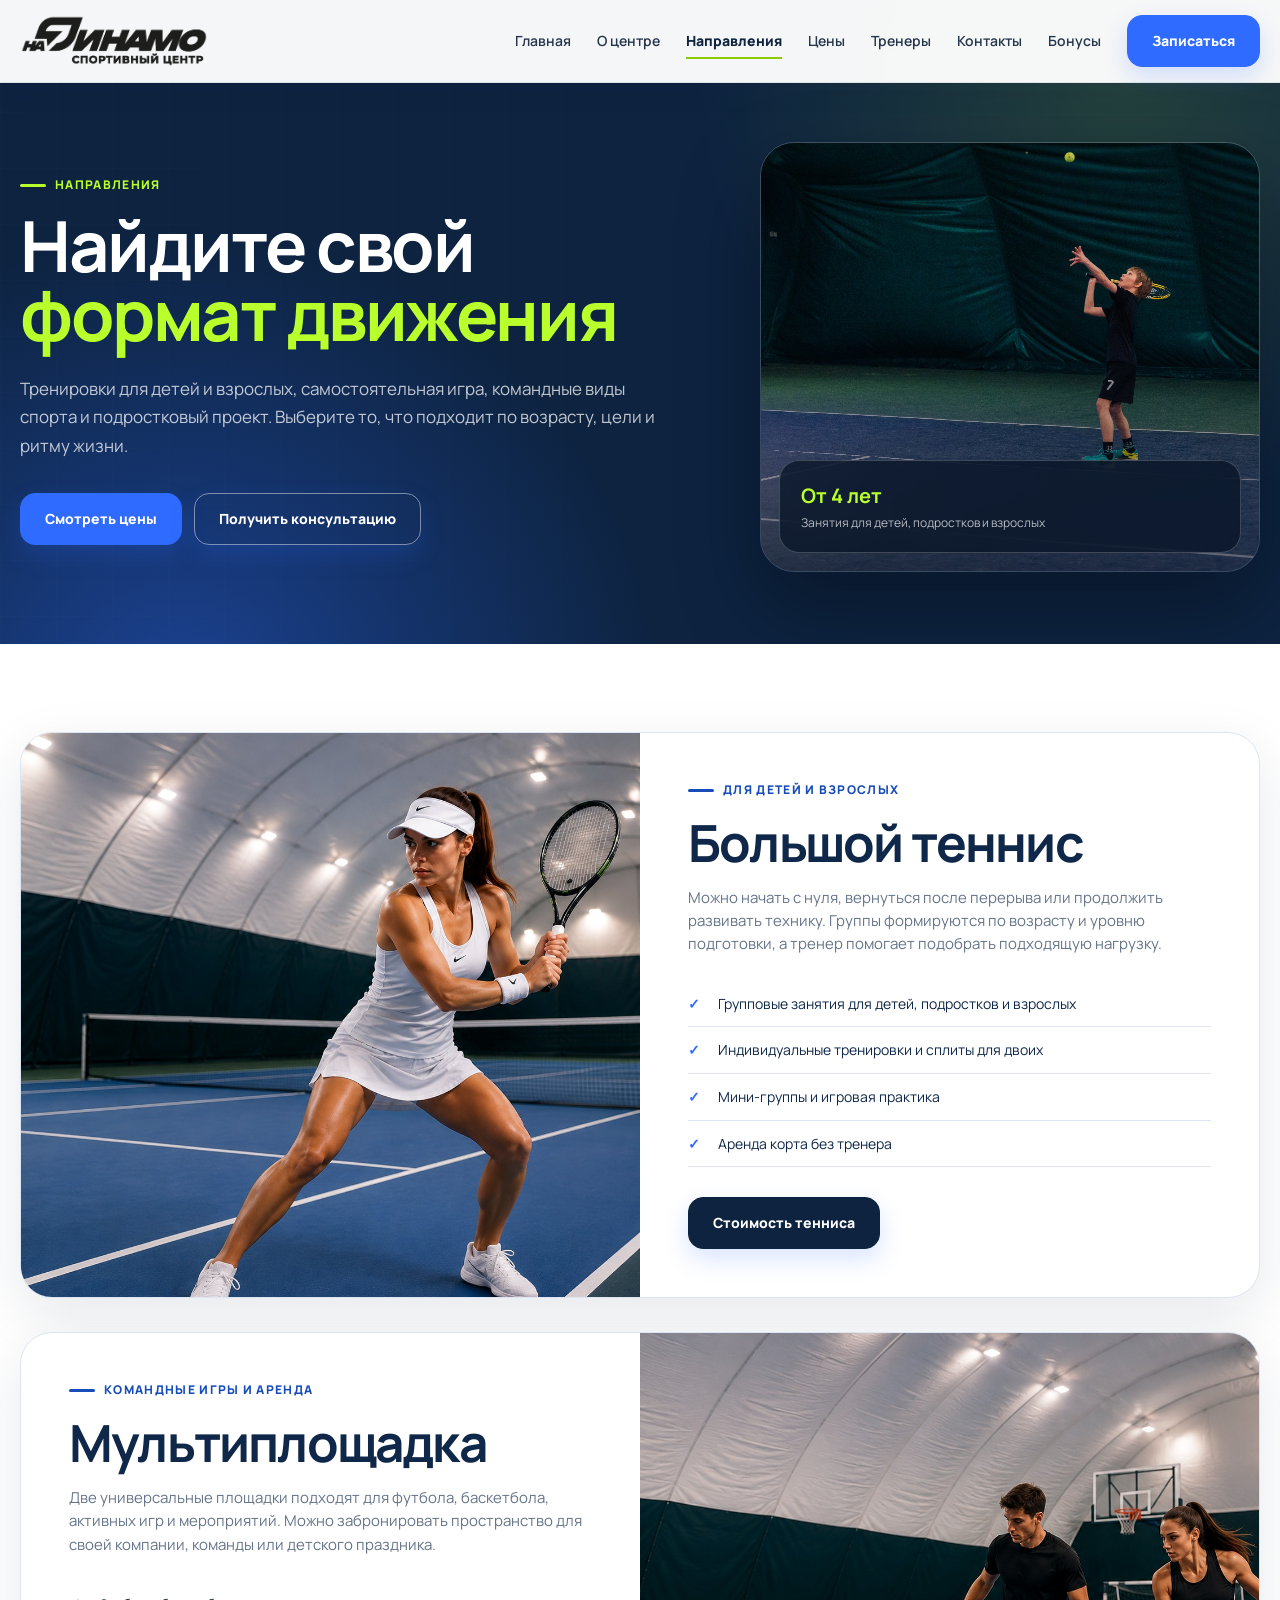
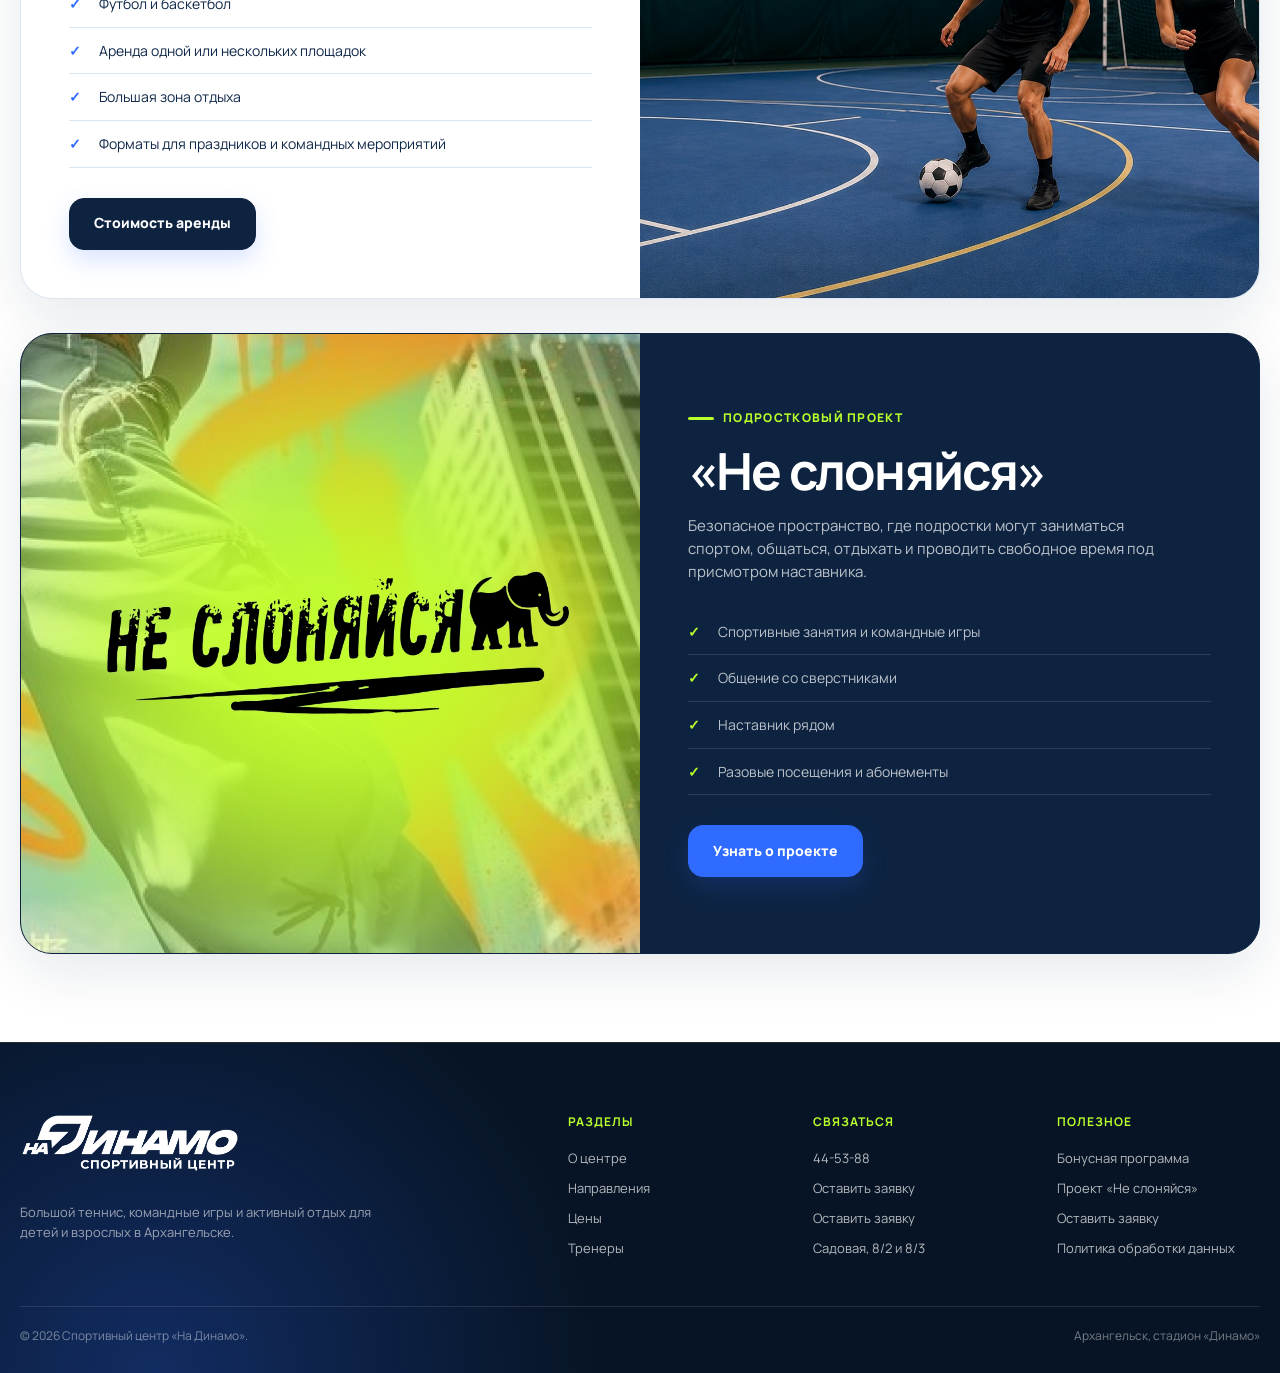
<file: directions.html>
<!DOCTYPE html>

<html lang="ru">
<head>
<meta charset="utf-8"/>
<meta content="width=device-width, initial-scale=1.0" name="viewport"/>
<meta content="Направления спортивного центра «На Динамо»: большой теннис, аренда мультиплощадки и подростковый проект «Не слоняйся»." name="description"/>
<meta content="#0d2340" name="theme-color"/>
<title>Направления — На Динамо</title>
<link href="images/logo-mark-black.png" rel="icon" type="image/png"/>
<link href="style.css" rel="stylesheet"/>
<link href="https://fonts.googleapis.com" rel="preconnect"/>
<link crossorigin="" href="https://fonts.gstatic.com" rel="preconnect"/>
<link href="https://fonts.googleapis.com/css2?family=Manrope:wght@400;500;600;700;800&amp;display=swap" rel="stylesheet"/>
</head>
<body class="site-polished"><header class="header" id="header">
<div class="container header__container">
<a aria-label="На главную" class="site-logo site-logo--header" href="index.html">
<img alt="На Динамо — спортивный центр" decoding="async" height="241" src="images/logo-full-black.png" width="867"/>
</a>
<nav aria-label="Основная навигация" class="nav" id="nav">
<a class="nav__link" href="index.html">Главная</a>
<a class="nav__link" href="about.html">О центре</a>
<a class="nav__link" href="directions.html">Направления</a>
<a class="nav__link" href="pricing.html">Цены</a>
<a class="nav__link" href="coaches.html">Тренеры</a>
<a class="nav__link" href="contacts.html">Контакты</a>
<a class="nav__link" href="loyalty.html">Бонусы</a>
<a class="button button--small nav__button" href="index.html?service=%D0%98%D0%BD%D0%B4%D0%B8%D0%B2%D0%B8%D0%B4%D1%83%D0%B0%D0%BB%D1%8C%D0%BD%D0%B0%D1%8F+%D1%82%D1%80%D0%B5%D0%BD%D0%B8%D1%80%D0%BE%D0%B2%D0%BA%D0%B0&amp;message=%D0%97%D0%B4%D1%80%D0%B0%D0%B2%D1%81%D1%82%D0%B2%D1%83%D0%B9%D1%82%D0%B5%21+%D0%9F%D0%BE%D0%BC%D0%BE%D0%B3%D0%B8%D1%82%D0%B5+%D0%BF%D0%BE%D0%B4%D0%BE%D0%B1%D1%80%D0%B0%D1%82%D1%8C+%D1%82%D1%80%D0%B5%D0%BD%D0%B5%D1%80%D0%B0.&amp;source=directions-%D0%B7%D0%B0%D0%BF%D0%B8%D1%81%D0%B0%D1%82%D1%8C%D1%81%D1%8F#contacts">Записаться</a>
</nav>
<button aria-expanded="false" aria-label="Открыть меню" class="burger" id="burger" type="button">
<span></span><span></span><span></span>
</button>
</div>
</header>
<main>
<section class="inner-hero">
<div class="container inner-hero__grid">
<div class="inner-hero__content">
<span class="eyebrow eyebrow--light">Направления</span>
<h1>Найдите свой<br/><span>формат движения</span></h1>
<p>Тренировки для детей и взрослых, самостоятельная игра, командные виды спорта и подростковый проект. Выберите то, что подходит по возрасту, цели и ритму жизни.</p>
<div class="inner-hero__actions">
<a class="button" href="index.html?service=%D0%A2%D0%B5%D0%BD%D0%BD%D0%B8%D1%81+%D0%B4%D0%BB%D1%8F+%D0%B2%D0%B7%D1%80%D0%BE%D1%81%D0%BB%D0%BE%D0%B3%D0%BE&amp;message=%D0%97%D0%B4%D1%80%D0%B0%D0%B2%D1%81%D1%82%D0%B2%D1%83%D0%B9%D1%82%D0%B5%21+%D0%9F%D0%BE%D0%BC%D0%BE%D0%B3%D0%B8%D1%82%D0%B5+%D0%BF%D0%BE%D0%B4%D0%BE%D0%B1%D1%80%D0%B0%D1%82%D1%8C+%D0%BF%D0%BE%D0%B4%D1%85%D0%BE%D0%B4%D1%8F%D1%89%D0%B5%D0%B5+%D0%B7%D0%B0%D0%BD%D1%8F%D1%82%D0%B8%D0%B5.&amp;source=directions-%D1%81%D0%BC%D0%BE%D1%82%D1%80%D0%B5%D1%82%D1%8C-%D1%86%D0%B5%D0%BD%D1%8B#contacts">Смотреть цены</a>
<a class="button button--outline" href="index.html?service=%D0%A2%D0%B5%D0%BD%D0%BD%D0%B8%D1%81+%D0%B4%D0%BB%D1%8F+%D0%B2%D0%B7%D1%80%D0%BE%D1%81%D0%BB%D0%BE%D0%B3%D0%BE&amp;message=%D0%97%D0%B4%D1%80%D0%B0%D0%B2%D1%81%D1%82%D0%B2%D1%83%D0%B9%D1%82%D0%B5%21+%D0%9F%D0%BE%D0%BC%D0%BE%D0%B3%D0%B8%D1%82%D0%B5+%D0%BF%D0%BE%D0%B4%D0%BE%D0%B1%D1%80%D0%B0%D1%82%D1%8C+%D0%BF%D0%BE%D0%B4%D1%85%D0%BE%D0%B4%D1%8F%D1%89%D0%B5%D0%B5+%D0%B7%D0%B0%D0%BD%D1%8F%D1%82%D0%B8%D0%B5.&amp;source=directions-%D0%BF%D0%BE%D0%BB%D1%83%D1%87%D0%B8%D1%82%D1%8C-%D0%BA%D0%BE%D0%BD%D1%81%D1%83%D0%BB%D1%8C%D1%82%D0%B0%D1%86%D0%B8%D1%8E#contacts">Получить консультацию</a>
</div>
</div>
<div class="inner-hero__visual">
<img alt="" decoding="async" loading="eager" src="images/junior-tennis.jpg"/>
<div class="inner-hero__badge">
<strong>От 4 лет</strong>
<span>Занятия для детей, подростков и взрослых</span>
</div>
</div>
</div>
</section>
<section class="section">
<div class="container direction-detail-list">
<article class="direction-detail direction-detail--tennis">
<div class="direction-detail__image">
<img alt="Тренировка по большому теннису" decoding="async" loading="lazy" src="images/visual-tennis-directions.jpg"/>
</div>
<div class="direction-detail__content">
<span class="eyebrow">Для детей и взрослых</span>
<h2>Большой теннис</h2>
<p>Можно начать с нуля, вернуться после перерыва или продолжить развивать технику. Группы формируются по возрасту и уровню подготовки, а тренер помогает подобрать подходящую нагрузку.</p>
<ul class="check-list">
<li>Групповые занятия для детей, подростков и взрослых</li>
<li>Индивидуальные тренировки и сплиты для двоих</li>
<li>Мини-группы и игровая практика</li>
<li>Аренда корта без тренера</li>
</ul>
<a class="button button--dark" href="index.html?service=%D0%A2%D0%B5%D0%BD%D0%BD%D0%B8%D1%81+%D0%B4%D0%BB%D1%8F+%D1%80%D0%B5%D0%B1%D1%91%D0%BD%D0%BA%D0%B0&amp;message=%D0%97%D0%B4%D1%80%D0%B0%D0%B2%D1%81%D1%82%D0%B2%D1%83%D0%B9%D1%82%D0%B5%21+%D0%98%D0%BD%D1%82%D0%B5%D1%80%D0%B5%D1%81%D1%83%D0%B5%D1%82+%D0%BF%D0%BE%D0%B4%D1%80%D0%BE%D1%81%D1%82%D0%BA%D0%BE%D0%B2%D0%B0%D1%8F+%D0%B3%D1%80%D1%83%D0%BF%D0%BF%D0%B0.&amp;source=directions-%D1%81%D1%82%D0%BE%D0%B8%D0%BC%D0%BE%D1%81%D1%82%D1%8C-%D1%82%D0%B5%D0%BD%D0%BD%D0%B8%D1%81%D0%B0#contacts">Стоимость тенниса</a>
</div>
</article>
<article class="direction-detail direction-detail--reverse direction-detail--multi">
<div class="direction-detail__image">
<img alt="Занятия на мультиспортивной площадке" decoding="async" loading="lazy" src="images/visual-multi-directions.jpg"/>
</div>
<div class="direction-detail__content">
<span class="eyebrow">Командные игры и аренда</span>
<h2>Мультиплощадка</h2>
<p>Две универсальные площадки подходят для футбола, баскетбола, активных игр и мероприятий. Можно забронировать пространство для своей компании, команды или детского праздника.</p>
<ul class="check-list">
<li>Футбол и баскетбол</li>
<li>Аренда одной или нескольких площадок</li>
<li>Большая зона отдыха</li>
<li>Форматы для праздников и командных мероприятий</li>
</ul>
<a class="button button--dark" href="index.html?service=%D0%A2%D0%B5%D0%BD%D0%BD%D0%B8%D1%81+%D0%B4%D0%BB%D1%8F+%D1%80%D0%B5%D0%B1%D1%91%D0%BD%D0%BA%D0%B0&amp;message=%D0%97%D0%B4%D1%80%D0%B0%D0%B2%D1%81%D1%82%D0%B2%D1%83%D0%B9%D1%82%D0%B5%21+%D0%A5%D0%BE%D1%87%D1%83+%D0%B7%D0%B0%D0%B1%D1%80%D0%BE%D0%BD%D0%B8%D1%80%D0%BE%D0%B2%D0%B0%D1%82%D1%8C+%D0%BC%D1%83%D0%BB%D1%8C%D1%82%D0%B8%D0%BF%D0%BB%D0%BE%D1%89%D0%B0%D0%B4%D0%BA%D1%83.&amp;source=directions-%D1%81%D1%82%D0%BE%D0%B8%D0%BC%D0%BE%D1%81%D1%82%D1%8C-%D0%B0%D1%80%D0%B5%D0%BD%D0%B4%D1%8B#contacts">Стоимость аренды</a>
</div>
</article>
<article class="direction-detail direction-detail--project">
<div class="direction-detail__image">
<img alt="Подростковый проект Не слоняйся" decoding="async" loading="lazy" src="images/no-slonyaisya.jpg"/>
</div>
<div class="direction-detail__content">
<span class="eyebrow">Подростковый проект</span>
<h2>«Не слоняйся»</h2>
<p>Безопасное пространство, где подростки могут заниматься спортом, общаться, отдыхать и проводить свободное время под присмотром наставника.</p>
<ul class="check-list">
<li>Спортивные занятия и командные игры</li>
<li>Общение со сверстниками</li>
<li>Наставник рядом</li>
<li>Разовые посещения и абонементы</li>
</ul>
<a class="button" href="index.html?service=%D0%A2%D0%B5%D0%BD%D0%BD%D0%B8%D1%81+%D0%B4%D0%BB%D1%8F+%D1%80%D0%B5%D0%B1%D1%91%D0%BD%D0%BA%D0%B0&amp;message=%D0%97%D0%B4%D1%80%D0%B0%D0%B2%D1%81%D1%82%D0%B2%D1%83%D0%B9%D1%82%D0%B5%21+%D0%98%D0%BD%D1%82%D0%B5%D1%80%D0%B5%D1%81%D1%83%D0%B5%D1%82+%D0%BF%D0%BE%D0%B4%D1%80%D0%BE%D1%81%D1%82%D0%BA%D0%BE%D0%B2%D0%B0%D1%8F+%D0%B3%D1%80%D1%83%D0%BF%D0%BF%D0%B0.&amp;source=directions-%D0%BE%D1%82%D0%BA%D1%80%D1%8B%D1%82%D1%8C-%D1%81%D0%BE%D0%BE%D0%B1%D1%89%D0%B5%D1%81%D1%82%D0%B2%D0%BE#contacts">Узнать о проекте</a>
</div>
</article>
</div>
</section>
</main>
<footer class="footer">
<div class="container footer__main">
<div class="footer__brand">
<a aria-label="На главную" class="site-logo site-logo--footer" href="index.html">
<img alt="На Динамо — спортивный центр" decoding="async" height="238" loading="lazy" src="images/logo-full-white.png" width="863"/>
</a>
<p>Большой теннис, командные игры и активный отдых для детей и взрослых в Архангельске.</p>
</div>
<div class="footer__column">
<strong>Разделы</strong>
<a href="about.html">О центре</a>
<a href="directions.html">Направления</a>
<a href="pricing.html">Цены</a>
<a href="coaches.html">Тренеры</a>
</div>
<div class="footer__column">
<strong>Связаться</strong>
<a href="tel:+78182445388">44-53-88</a>
<a href="index.html?service=%D0%A2%D0%B5%D0%BD%D0%BD%D0%B8%D1%81+%D0%B4%D0%BB%D1%8F+%D0%B2%D0%B7%D1%80%D0%BE%D1%81%D0%BB%D0%BE%D0%B3%D0%BE&amp;message=%D0%97%D0%B4%D1%80%D0%B0%D0%B2%D1%81%D1%82%D0%B2%D1%83%D0%B9%D1%82%D0%B5%21+%D0%9F%D0%BE%D0%BC%D0%BE%D0%B3%D0%B8%D1%82%D0%B5+%D0%BF%D0%BE%D0%B4%D0%BE%D0%B1%D1%80%D0%B0%D1%82%D1%8C+%D0%BF%D0%BE%D0%B4%D1%85%D0%BE%D0%B4%D1%8F%D1%89%D0%B5%D0%B5+%D0%B7%D0%B0%D0%BD%D1%8F%D1%82%D0%B8%D0%B5.&amp;source=directions-%D0%B2%D0%BA%D0%BE%D0%BD%D1%82%D0%B0%D0%BA%D1%82%D0%B5#contacts">Оставить заявку</a>
<a href="index.html?service=%D0%A2%D0%B5%D0%BD%D0%BD%D0%B8%D1%81+%D0%B4%D0%BB%D1%8F+%D0%B2%D0%B7%D1%80%D0%BE%D1%81%D0%BB%D0%BE%D0%B3%D0%BE&amp;message=%D0%97%D0%B4%D1%80%D0%B0%D0%B2%D1%81%D1%82%D0%B2%D1%83%D0%B9%D1%82%D0%B5%21+%D0%9F%D0%BE%D0%BC%D0%BE%D0%B3%D0%B8%D1%82%D0%B5+%D0%BF%D0%BE%D0%B4%D0%BE%D0%B1%D1%80%D0%B0%D1%82%D1%8C+%D0%BF%D0%BE%D0%B4%D1%85%D0%BE%D0%B4%D1%8F%D1%89%D0%B5%D0%B5+%D0%B7%D0%B0%D0%BD%D1%8F%D1%82%D0%B8%D0%B5.&amp;source=directions-max#contacts">Оставить заявку</a>
<a href="contacts.html">Садовая, 8/2 и 8/3</a>
</div>
<div class="footer__column">
<strong>Полезное</strong>
<a href="loyalty.html">Бонусная программа</a>
<a href="index.html?service=%D0%9F%D1%80%D0%BE%D0%B5%D0%BA%D1%82+%C2%AB%D0%9D%D0%B5+%D1%81%D0%BB%D0%BE%D0%BD%D1%8F%D0%B9%D1%81%D1%8F%C2%BB&amp;message=%D0%97%D0%B4%D1%80%D0%B0%D0%B2%D1%81%D1%82%D0%B2%D1%83%D0%B9%D1%82%D0%B5%21+%D0%A5%D0%BE%D1%87%D1%83+%D1%83%D0%B7%D0%BD%D0%B0%D1%82%D1%8C+%D0%BE+%D0%BF%D1%80%D0%BE%D0%B5%D0%BA%D1%82%D0%B5+%C2%AB%D0%9D%D0%B5+%D1%81%D0%BB%D0%BE%D0%BD%D1%8F%D0%B9%D1%81%D1%8F%C2%BB.&amp;source=directions-%D0%BF%D1%80%D0%BE%D0%B5%D0%BA%D1%82-%D0%BD%D0%B5-%D1%81%D0%BB%D0%BE%D0%BD%D1%8F%D0%B9%D1%81%D1%8F#contacts">Проект «Не слоняйся»</a>
<a href="index.html?service=%D0%9F%D1%80%D0%BE%D0%B5%D0%BA%D1%82+%C2%AB%D0%9D%D0%B5+%D1%81%D0%BB%D0%BE%D0%BD%D1%8F%D0%B9%D1%81%D1%8F%C2%BB&amp;message=%D0%97%D0%B4%D1%80%D0%B0%D0%B2%D1%81%D1%82%D0%B2%D1%83%D0%B9%D1%82%D0%B5%21+%D0%A5%D0%BE%D1%87%D1%83+%D1%83%D0%B7%D0%BD%D0%B0%D1%82%D1%8C+%D0%BE+%D0%BF%D1%80%D0%BE%D0%B5%D0%BA%D1%82%D0%B5+%C2%AB%D0%9D%D0%B5+%D1%81%D0%BB%D0%BE%D0%BD%D1%8F%D0%B9%D1%81%D1%8F%C2%BB.&amp;source=directions-%D0%BE%D0%BD%D0%BB%D0%B0%D0%B9%D0%BD-%D0%B7%D0%B0%D0%BF%D0%B8%D1%81%D1%8C#contacts">Оставить заявку</a>
<a href="privacy.html">Политика обработки данных</a></div>
</div>
<div class="container footer__bottom">
<p>© <span id="year"></span> Спортивный центр «На Динамо».</p>
<span>Архангельск, стадион «Динамо»</span>
</div>
</footer>
<a class="mobile-booking" href="index.html?service=%D0%A2%D0%B5%D0%BD%D0%BD%D0%B8%D1%81+%D0%B4%D0%BB%D1%8F+%D0%B2%D0%B7%D1%80%D0%BE%D1%81%D0%BB%D0%BE%D0%B3%D0%BE&amp;message=%D0%97%D0%B4%D1%80%D0%B0%D0%B2%D1%81%D1%82%D0%B2%D1%83%D0%B9%D1%82%D0%B5%21+%D0%9F%D0%BE%D0%BC%D0%BE%D0%B3%D0%B8%D1%82%D0%B5+%D0%BF%D0%BE%D0%B4%D0%BE%D0%B1%D1%80%D0%B0%D1%82%D1%8C+%D0%BF%D0%BE%D0%B4%D1%85%D0%BE%D0%B4%D1%8F%D1%89%D0%B5%D0%B5+%D0%B7%D0%B0%D0%BD%D1%8F%D1%82%D0%B8%D0%B5.&amp;source=directions-%D0%B7%D0%B0%D0%BF%D0%B8%D1%81%D0%B0%D1%82%D1%8C%D1%81%D1%8F#contacts">Записаться</a>
<script src="script.js"></script>
</body>
</html>
</file>
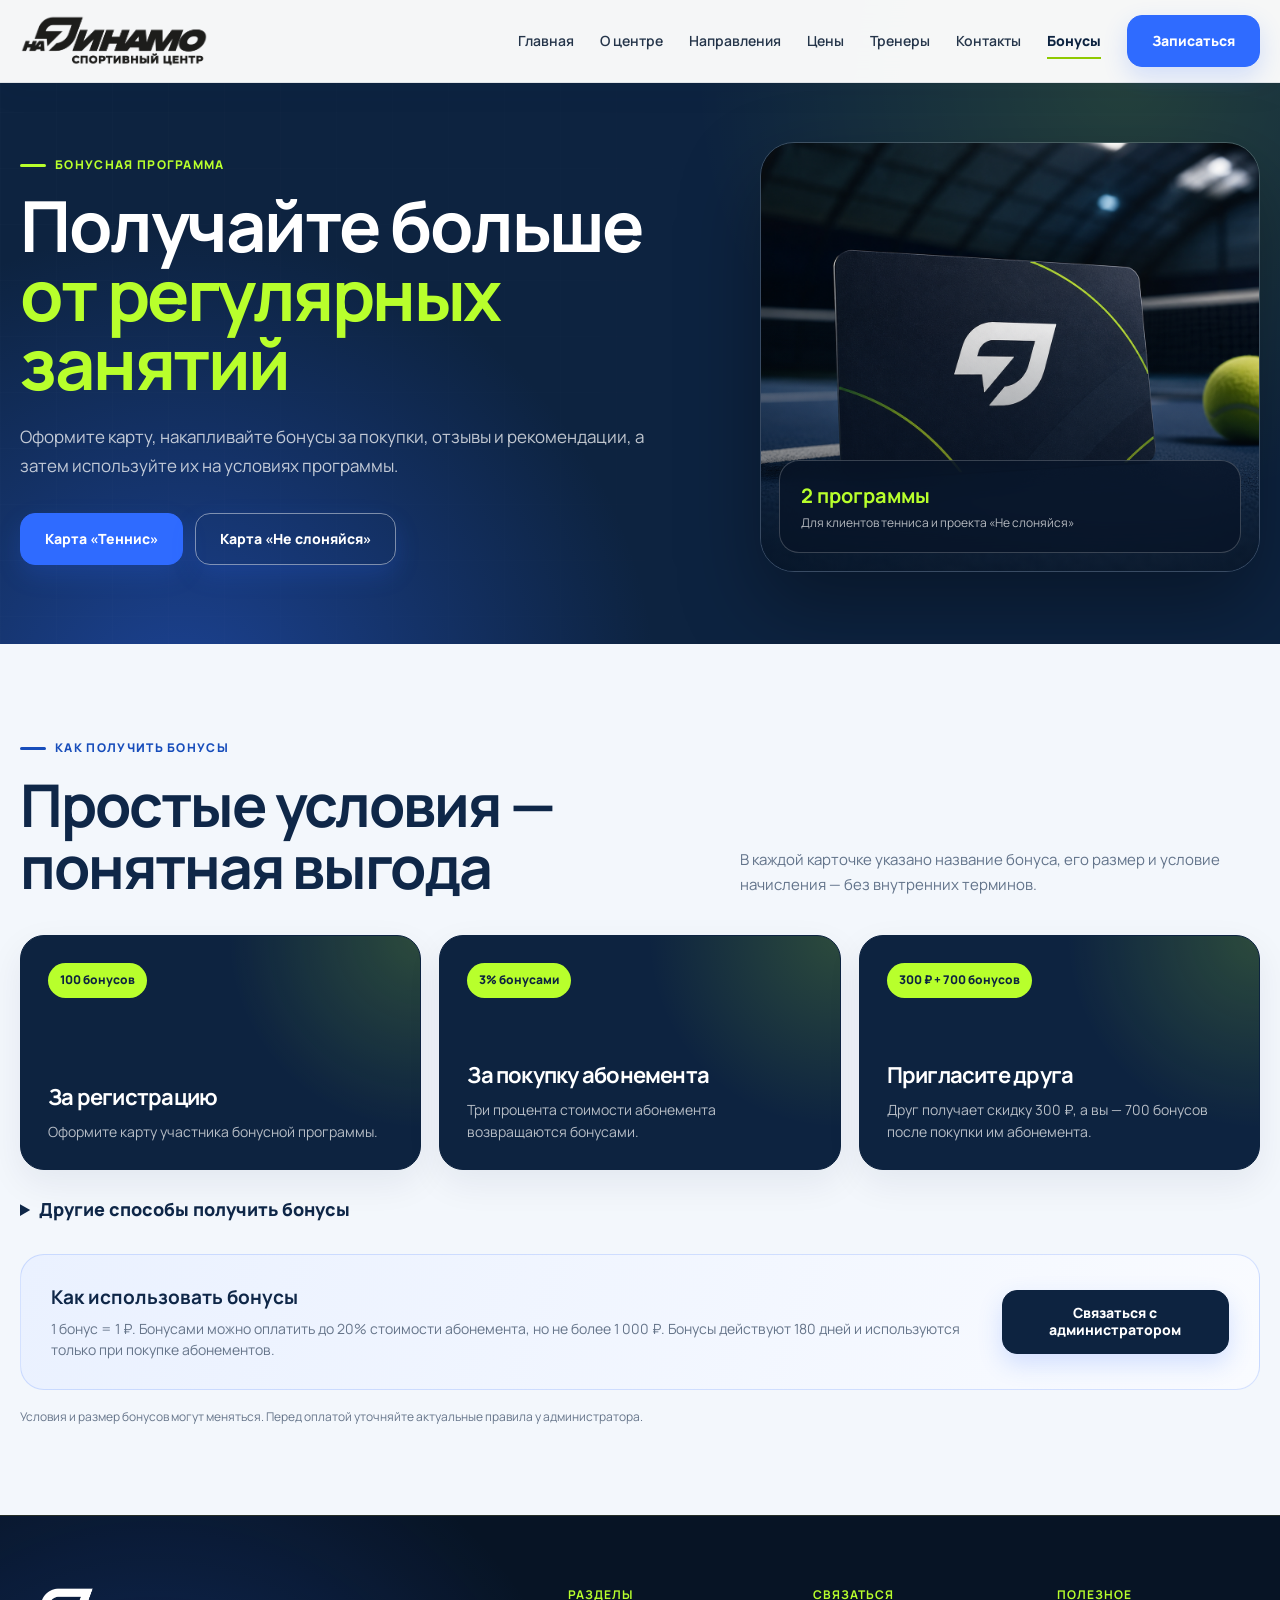
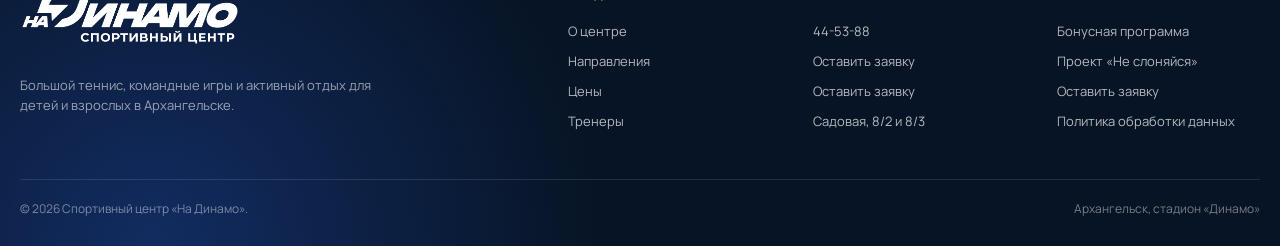
<file: loyalty.html>
<!DOCTYPE html>

<html lang="ru">
<head>
<meta charset="utf-8"/>
<meta content="width=device-width, initial-scale=1.0" name="viewport"/>
<meta content="Бонусная программа спортивного центра «На Динамо»: понятные условия получения бонусов за регистрацию, покупки, отзывы и рекомендации." name="description"/>
<meta content="#0d2340" name="theme-color"/>
<title>Бонусная программа — На Динамо</title>
<link href="images/logo-mark-black.png" rel="icon" type="image/png"/>
<link href="style.css" rel="stylesheet"/>
<link href="https://fonts.googleapis.com" rel="preconnect"/>
<link crossorigin="" href="https://fonts.gstatic.com" rel="preconnect"/>
<link href="https://fonts.googleapis.com/css2?family=Manrope:wght@400;500;600;700;800&amp;display=swap" rel="stylesheet"/>
</head>
<body class="site-polished"><header class="header" id="header">
<div class="container header__container">
<a aria-label="На главную" class="site-logo site-logo--header" href="index.html">
<img alt="На Динамо — спортивный центр" decoding="async" height="241" src="images/logo-full-black.png" width="867"/>
</a>
<nav aria-label="Основная навигация" class="nav" id="nav">
<a class="nav__link" href="index.html">Главная</a>
<a class="nav__link" href="about.html">О центре</a>
<a class="nav__link" href="directions.html">Направления</a>
<a class="nav__link" href="pricing.html">Цены</a>
<a class="nav__link" href="coaches.html">Тренеры</a>
<a class="nav__link" href="contacts.html">Контакты</a>
<a class="nav__link" href="loyalty.html">Бонусы</a>
<a class="button button--small nav__button" href="index.html?service=%D0%98%D0%BD%D0%B4%D0%B8%D0%B2%D0%B8%D0%B4%D1%83%D0%B0%D0%BB%D1%8C%D0%BD%D0%B0%D1%8F+%D1%82%D1%80%D0%B5%D0%BD%D0%B8%D1%80%D0%BE%D0%B2%D0%BA%D0%B0&amp;message=%D0%97%D0%B4%D1%80%D0%B0%D0%B2%D1%81%D1%82%D0%B2%D1%83%D0%B9%D1%82%D0%B5%21+%D0%9F%D0%BE%D0%BC%D0%BE%D0%B3%D0%B8%D1%82%D0%B5+%D0%BF%D0%BE%D0%B4%D0%BE%D0%B1%D1%80%D0%B0%D1%82%D1%8C+%D1%82%D1%80%D0%B5%D0%BD%D0%B5%D1%80%D0%B0.&amp;source=loyalty-%D0%B7%D0%B0%D0%BF%D0%B8%D1%81%D0%B0%D1%82%D1%8C%D1%81%D1%8F#contacts">Записаться</a>
</nav>
<button aria-expanded="false" aria-label="Открыть меню" class="burger" id="burger" type="button">
<span></span><span></span><span></span>
</button>
</div>
</header>
<main>
<section class="inner-hero">
<div class="container inner-hero__grid">
<div class="inner-hero__content">
<span class="eyebrow eyebrow--light">Бонусная программа</span>
<h1>Получайте больше<br/><span>от регулярных занятий</span></h1>
<p>Оформите карту, накапливайте бонусы за покупки, отзывы и рекомендации, а затем используйте их на условиях программы.</p>
<div class="inner-hero__actions">
<a class="button" href="index.html?service=%D0%9F%D1%80%D0%BE%D0%B5%D0%BA%D1%82+%C2%AB%D0%9D%D0%B5+%D1%81%D0%BB%D0%BE%D0%BD%D1%8F%D0%B9%D1%81%D1%8F%C2%BB&amp;message=%D0%97%D0%B4%D1%80%D0%B0%D0%B2%D1%81%D1%82%D0%B2%D1%83%D0%B9%D1%82%D0%B5%21+%D0%A5%D0%BE%D1%87%D1%83+%D1%83%D0%B7%D0%BD%D0%B0%D1%82%D1%8C+%D0%BE+%D0%BF%D1%80%D0%BE%D0%B5%D0%BA%D1%82%D0%B5+%C2%AB%D0%9D%D0%B5+%D1%81%D0%BB%D0%BE%D0%BD%D1%8F%D0%B9%D1%81%D1%8F%C2%BB.&amp;source=loyalty-%D0%BA%D0%B0%D1%80%D1%82%D0%B0-%D1%82%D0%B5%D0%BD%D0%BD%D0%B8%D1%81#contacts">Карта «Теннис»</a>
<a class="button button--outline" href="index.html?service=%D0%9F%D1%80%D0%BE%D0%B5%D0%BA%D1%82+%C2%AB%D0%9D%D0%B5+%D1%81%D0%BB%D0%BE%D0%BD%D1%8F%D0%B9%D1%81%D1%8F%C2%BB&amp;message=%D0%97%D0%B4%D1%80%D0%B0%D0%B2%D1%81%D1%82%D0%B2%D1%83%D0%B9%D1%82%D0%B5%21+%D0%A5%D0%BE%D1%87%D1%83+%D1%83%D0%B7%D0%BD%D0%B0%D1%82%D1%8C+%D0%BE+%D0%BF%D1%80%D0%BE%D0%B5%D0%BA%D1%82%D0%B5+%C2%AB%D0%9D%D0%B5+%D1%81%D0%BB%D0%BE%D0%BD%D1%8F%D0%B9%D1%81%D1%8F%C2%BB.&amp;source=loyalty-%D0%BA%D0%B0%D1%80%D1%82%D0%B0-%D0%BD%D0%B5-%D1%81%D0%BB%D0%BE%D0%BD%D1%8F%D0%B9%D1%81%D1%8F#contacts">Карта «Не слоняйся»</a>
</div>
</div>
<div class="inner-hero__visual">
<img alt="Карта бонусной программы спортивного центра" decoding="async" loading="eager" src="images/visual-loyalty.png"/>
<div class="inner-hero__badge">
<strong>2 программы</strong>
<span>Для клиентов тенниса и проекта «Не слоняйся»</span>
</div>
</div>
</div>
</section>
<section class="section section--light">
<div class="container">
<div class="section-heading">
<div>
<span class="eyebrow">Как получить бонусы</span>
<h2>Простые условия —<br/>понятная выгода</h2>
</div>
<p>В каждой карточке указано название бонуса, его размер и условие начисления — без внутренних терминов.</p>
</div>
<div class="bonus-grid">
<article class="bonus-card bonus-card--featured"><span class="bonus-card__amount">100 бонусов</span><h3>За регистрацию</h3><p>Оформите карту участника бонусной программы.</p></article>
<article class="bonus-card bonus-card--featured"><span class="bonus-card__amount">3% бонусами</span><h3>За покупку абонемента</h3><p>Три процента стоимости абонемента возвращаются бонусами.</p></article>
<article class="bonus-card bonus-card--featured"><span class="bonus-card__amount">300 ₽ + 700 бонусов</span><h3>Пригласите друга</h3><p>Друг получает скидку 300 ₽, а вы — 700 бонусов после покупки им абонемента.</p></article>
</div><details class="loyalty-details"><summary>Другие способы получить бонусы</summary><div class="bonus-grid bonus-grid--inside"><article class="bonus-card"><span class="bonus-card__amount">100 бонусов</span><h3>Первая покупка</h3><p>За первую оплату услуги центра.</p></article><article class="bonus-card"><span class="bonus-card__amount">100–200 бонусов</span><h3>Участие в турнире</h3><p>Размер зависит от формата мероприятия.</p></article><article class="bonus-card"><span class="bonus-card__amount">100 бонусов</span><h3>Отзыв</h3><p>Оставьте отзыв на Яндексе или в 2ГИС и покажите администратору.</p></article><article class="bonus-card"><span class="bonus-card__amount">500 / 1 000 бонусов</span><h3>Регулярные занятия</h3><p>За три или шесть месяцев занятий подряд.</p></article></div></details>
<div class="loyalty-note"><div><strong>Как использовать бонусы</strong><p>1 бонус = 1 ₽. Бонусами можно оплатить до 20% стоимости абонемента, но не более 1 000 ₽. Бонусы действуют 180 дней и используются только при покупке абонементов.</p></div><a class="button button--dark" href="index.html?service=%D0%A2%D0%B5%D0%BD%D0%BD%D0%B8%D1%81+%D0%B4%D0%BB%D1%8F+%D0%B2%D0%B7%D1%80%D0%BE%D1%81%D0%BB%D0%BE%D0%B3%D0%BE&amp;message=%D0%97%D0%B4%D1%80%D0%B0%D0%B2%D1%81%D1%82%D0%B2%D1%83%D0%B9%D1%82%D0%B5%21+%D0%9F%D0%BE%D0%BC%D0%BE%D0%B3%D0%B8%D1%82%D0%B5+%D0%BF%D0%BE%D0%B4%D0%BE%D0%B1%D1%80%D0%B0%D1%82%D1%8C+%D0%BF%D0%BE%D0%B4%D1%85%D0%BE%D0%B4%D1%8F%D1%89%D0%B5%D0%B5+%D0%B7%D0%B0%D0%BD%D1%8F%D1%82%D0%B8%D0%B5.&amp;source=loyalty-%D1%81%D0%B2%D1%8F%D0%B7%D0%B0%D1%82%D1%8C%D1%81%D1%8F-%D1%81-%D0%B0%D0%B4%D0%BC%D0%B8%D0%BD%D0%B8%D1%81%D1%82%D1%80%D0%B0%D1%82%D0%BE%D1%80%D0%BE%D0%BC#contacts">Связаться с администратором</a></div>
<p class="legal-note">Условия и размер бонусов могут меняться. Перед оплатой уточняйте актуальные правила у администратора.</p>
</div>
</section>
</main>
<footer class="footer">
<div class="container footer__main">
<div class="footer__brand">
<a aria-label="На главную" class="site-logo site-logo--footer" href="index.html">
<img alt="На Динамо — спортивный центр" decoding="async" height="238" loading="lazy" src="images/logo-full-white.png" width="863"/>
</a>
<p>Большой теннис, командные игры и активный отдых для детей и взрослых в Архангельске.</p>
</div>
<div class="footer__column">
<strong>Разделы</strong>
<a href="about.html">О центре</a>
<a href="directions.html">Направления</a>
<a href="pricing.html">Цены</a>
<a href="coaches.html">Тренеры</a>
</div>
<div class="footer__column">
<strong>Связаться</strong>
<a href="tel:+78182445388">44-53-88</a>
<a href="index.html?service=%D0%A2%D0%B5%D0%BD%D0%BD%D0%B8%D1%81+%D0%B4%D0%BB%D1%8F+%D0%B2%D0%B7%D1%80%D0%BE%D1%81%D0%BB%D0%BE%D0%B3%D0%BE&amp;message=%D0%97%D0%B4%D1%80%D0%B0%D0%B2%D1%81%D1%82%D0%B2%D1%83%D0%B9%D1%82%D0%B5%21+%D0%9F%D0%BE%D0%BC%D0%BE%D0%B3%D0%B8%D1%82%D0%B5+%D0%BF%D0%BE%D0%B4%D0%BE%D0%B1%D1%80%D0%B0%D1%82%D1%8C+%D0%BF%D0%BE%D0%B4%D1%85%D0%BE%D0%B4%D1%8F%D1%89%D0%B5%D0%B5+%D0%B7%D0%B0%D0%BD%D1%8F%D1%82%D0%B8%D0%B5.&amp;source=loyalty-%D0%B2%D0%BA%D0%BE%D0%BD%D1%82%D0%B0%D0%BA%D1%82%D0%B5#contacts">Оставить заявку</a>
<a href="index.html?service=%D0%A2%D0%B5%D0%BD%D0%BD%D0%B8%D1%81+%D0%B4%D0%BB%D1%8F+%D0%B2%D0%B7%D1%80%D0%BE%D1%81%D0%BB%D0%BE%D0%B3%D0%BE&amp;message=%D0%97%D0%B4%D1%80%D0%B0%D0%B2%D1%81%D1%82%D0%B2%D1%83%D0%B9%D1%82%D0%B5%21+%D0%9F%D0%BE%D0%BC%D0%BE%D0%B3%D0%B8%D1%82%D0%B5+%D0%BF%D0%BE%D0%B4%D0%BE%D0%B1%D1%80%D0%B0%D1%82%D1%8C+%D0%BF%D0%BE%D0%B4%D1%85%D0%BE%D0%B4%D1%8F%D1%89%D0%B5%D0%B5+%D0%B7%D0%B0%D0%BD%D1%8F%D1%82%D0%B8%D0%B5.&amp;source=loyalty-max#contacts">Оставить заявку</a>
<a href="contacts.html">Садовая, 8/2 и 8/3</a>
</div>
<div class="footer__column">
<strong>Полезное</strong>
<a href="loyalty.html">Бонусная программа</a>
<a href="index.html?service=%D0%9F%D1%80%D0%BE%D0%B5%D0%BA%D1%82+%C2%AB%D0%9D%D0%B5+%D1%81%D0%BB%D0%BE%D0%BD%D1%8F%D0%B9%D1%81%D1%8F%C2%BB&amp;message=%D0%97%D0%B4%D1%80%D0%B0%D0%B2%D1%81%D1%82%D0%B2%D1%83%D0%B9%D1%82%D0%B5%21+%D0%A5%D0%BE%D1%87%D1%83+%D1%83%D0%B7%D0%BD%D0%B0%D1%82%D1%8C+%D0%BE+%D0%BF%D1%80%D0%BE%D0%B5%D0%BA%D1%82%D0%B5+%C2%AB%D0%9D%D0%B5+%D1%81%D0%BB%D0%BE%D0%BD%D1%8F%D0%B9%D1%81%D1%8F%C2%BB.&amp;source=loyalty-%D0%BF%D1%80%D0%BE%D0%B5%D0%BA%D1%82-%D0%BD%D0%B5-%D1%81%D0%BB%D0%BE%D0%BD%D1%8F%D0%B9%D1%81%D1%8F#contacts">Проект «Не слоняйся»</a>
<a href="index.html?service=%D0%9F%D1%80%D0%BE%D0%B5%D0%BA%D1%82+%C2%AB%D0%9D%D0%B5+%D1%81%D0%BB%D0%BE%D0%BD%D1%8F%D0%B9%D1%81%D1%8F%C2%BB&amp;message=%D0%97%D0%B4%D1%80%D0%B0%D0%B2%D1%81%D1%82%D0%B2%D1%83%D0%B9%D1%82%D0%B5%21+%D0%A5%D0%BE%D1%87%D1%83+%D1%83%D0%B7%D0%BD%D0%B0%D1%82%D1%8C+%D0%BE+%D0%BF%D1%80%D0%BE%D0%B5%D0%BA%D1%82%D0%B5+%C2%AB%D0%9D%D0%B5+%D1%81%D0%BB%D0%BE%D0%BD%D1%8F%D0%B9%D1%81%D1%8F%C2%BB.&amp;source=loyalty-%D0%BE%D0%BD%D0%BB%D0%B0%D0%B9%D0%BD-%D0%B7%D0%B0%D0%BF%D0%B8%D1%81%D1%8C#contacts">Оставить заявку</a>
<a href="privacy.html">Политика обработки данных</a></div>
</div>
<div class="container footer__bottom">
<p>© <span id="year"></span> Спортивный центр «На Динамо».</p>
<span>Архангельск, стадион «Динамо»</span>
</div>
</footer>
<a class="mobile-booking" href="index.html?service=%D0%A2%D0%B5%D0%BD%D0%BD%D0%B8%D1%81+%D0%B4%D0%BB%D1%8F+%D0%B2%D0%B7%D1%80%D0%BE%D1%81%D0%BB%D0%BE%D0%B3%D0%BE&amp;message=%D0%97%D0%B4%D1%80%D0%B0%D0%B2%D1%81%D1%82%D0%B2%D1%83%D0%B9%D1%82%D0%B5%21+%D0%9F%D0%BE%D0%BC%D0%BE%D0%B3%D0%B8%D1%82%D0%B5+%D0%BF%D0%BE%D0%B4%D0%BE%D0%B1%D1%80%D0%B0%D1%82%D1%8C+%D0%BF%D0%BE%D0%B4%D1%85%D0%BE%D0%B4%D1%8F%D1%89%D0%B5%D0%B5+%D0%B7%D0%B0%D0%BD%D1%8F%D1%82%D0%B8%D0%B5.&amp;source=loyalty-%D0%B7%D0%B0%D0%BF%D0%B8%D1%81%D0%B0%D1%82%D1%8C%D1%81%D1%8F#contacts">Записаться</a>
<script src="script.js"></script>
</body>
</html>
</file>
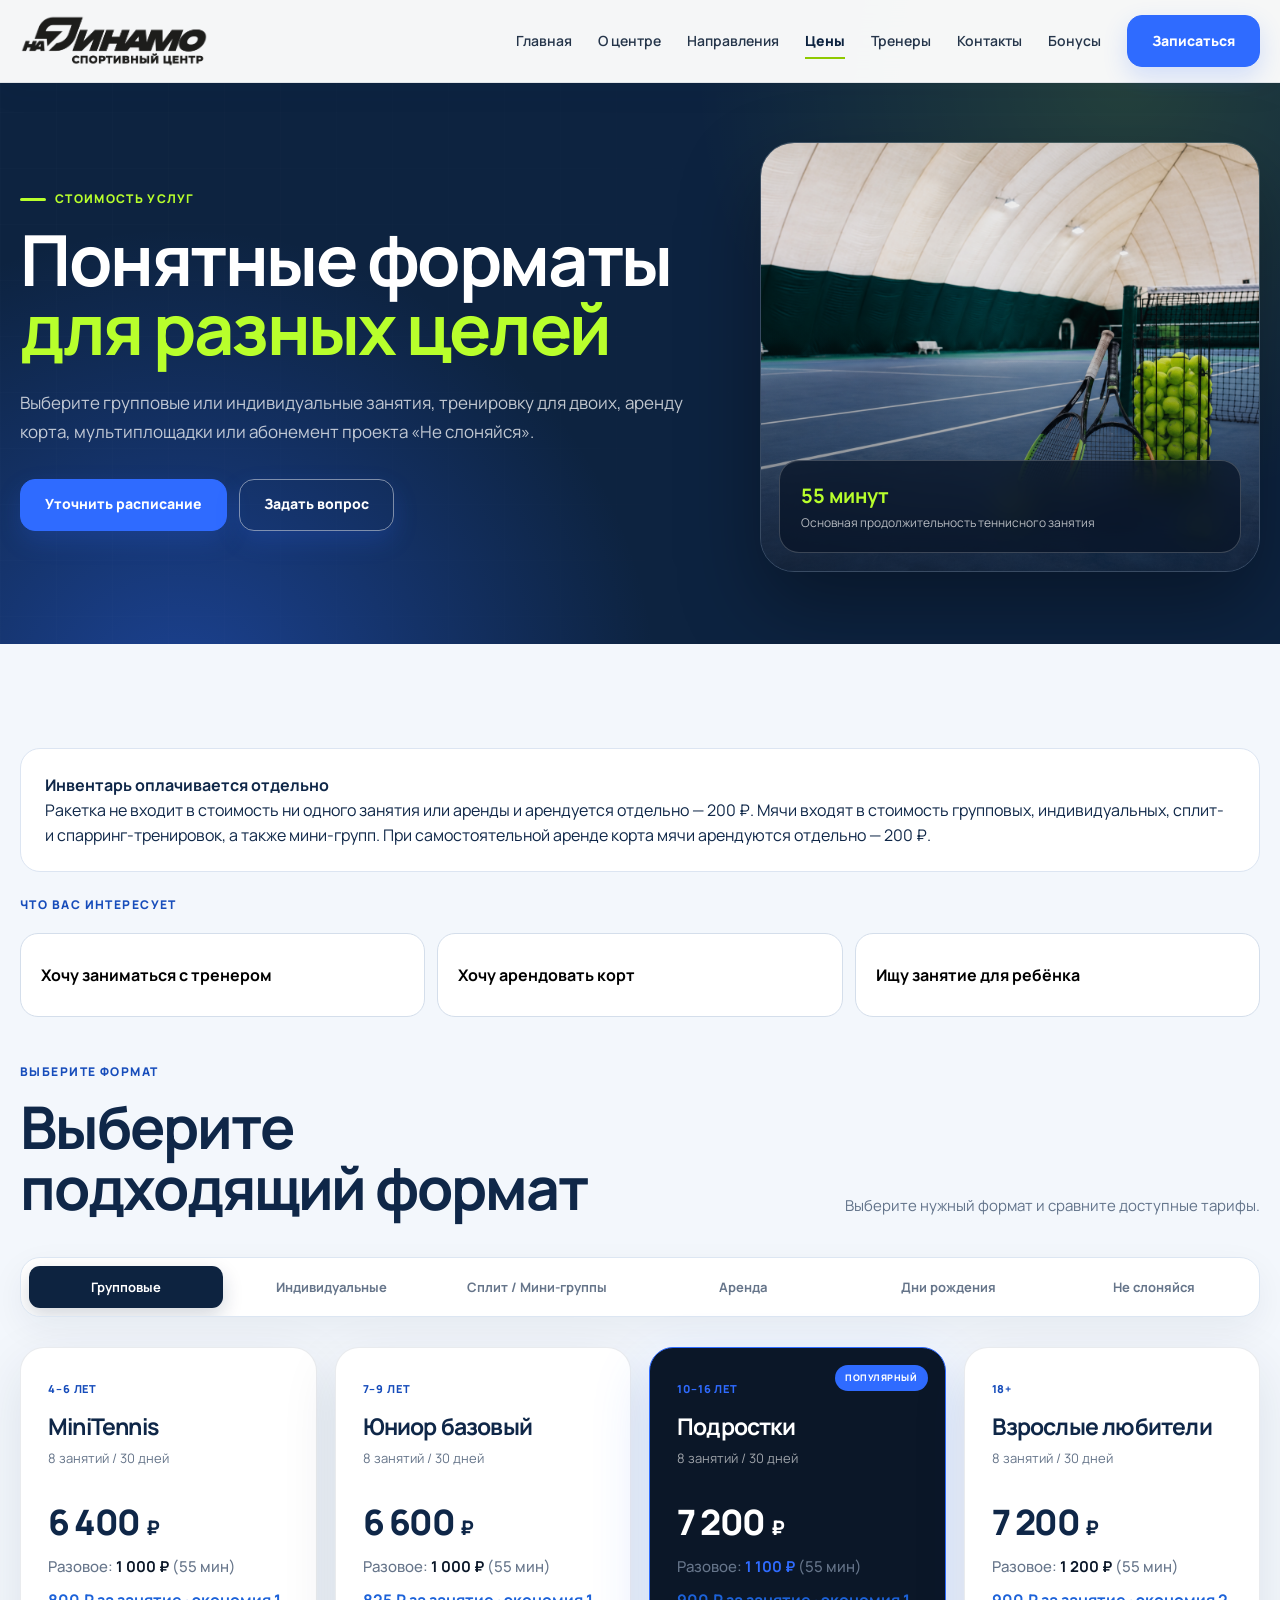
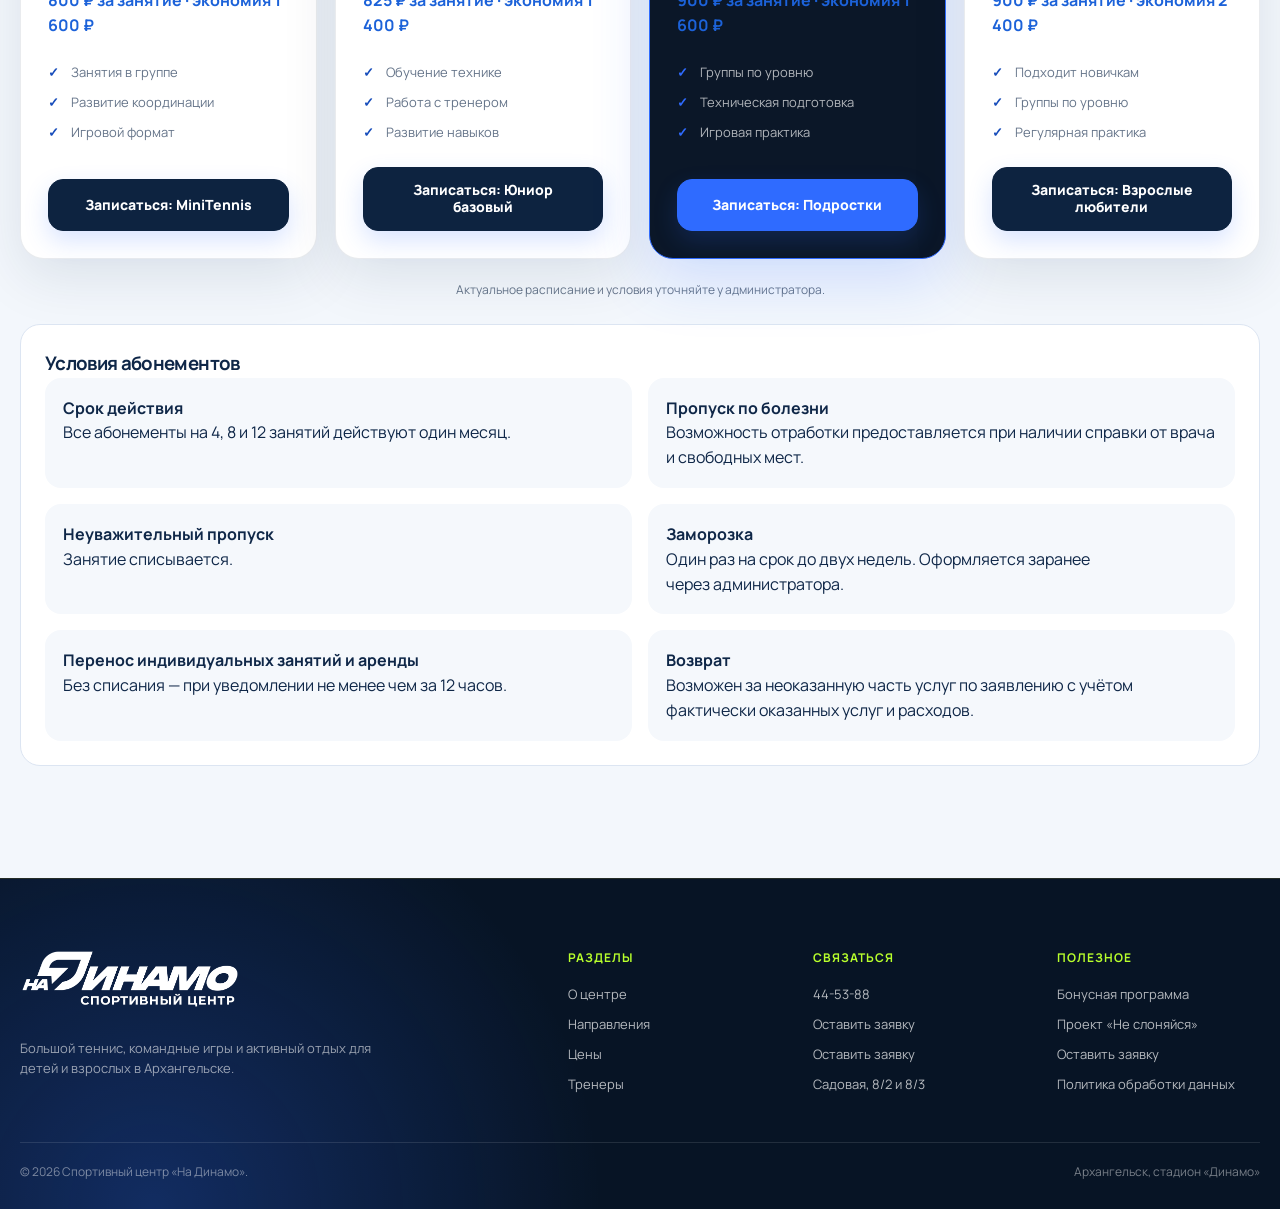
<file: pricing.html>
<!DOCTYPE html>

<html lang="ru">
<head>
<meta charset="utf-8"/>
<meta content="width=device-width, initial-scale=1.0" name="viewport"/>
<meta content="Цены на тренировки, абонементы и аренду в спортивном центре «На Динамо»: групповые, индивидуальные, сплиты, корты, мультиплощадка и проект «Не слоняйся»." name="description"/>
<meta content="#0d2340" name="theme-color"/>
<title>Цены — На Динамо</title>
<link href="images/logo-mark-black.png" rel="icon" type="image/png"/>
<link href="style.css" rel="stylesheet"/>
<link href="https://fonts.googleapis.com" rel="preconnect"/>
<link crossorigin="" href="https://fonts.gstatic.com" rel="preconnect"/>
<link href="https://fonts.googleapis.com/css2?family=Manrope:wght@400;500;600;700;800&amp;display=swap" rel="stylesheet"/>
</head>
<body class="site-polished"><header class="header" id="header">
<div class="container header__container">
<a aria-label="На главную" class="site-logo site-logo--header" href="index.html">
<img alt="На Динамо — спортивный центр" decoding="async" height="241" src="images/logo-full-black.png" width="867"/>
</a>
<nav aria-label="Основная навигация" class="nav" id="nav">
<a class="nav__link" href="index.html">Главная</a>
<a class="nav__link" href="about.html">О центре</a>
<a class="nav__link" href="directions.html">Направления</a>
<a class="nav__link" href="pricing.html">Цены</a>
<a class="nav__link" href="coaches.html">Тренеры</a>
<a class="nav__link" href="contacts.html">Контакты</a>
<a class="nav__link" href="loyalty.html">Бонусы</a>
<a class="button button--small nav__button" href="index.html?service=%D0%98%D0%BD%D0%B4%D0%B8%D0%B2%D0%B8%D0%B4%D1%83%D0%B0%D0%BB%D1%8C%D0%BD%D0%B0%D1%8F+%D1%82%D1%80%D0%B5%D0%BD%D0%B8%D1%80%D0%BE%D0%B2%D0%BA%D0%B0&amp;message=%D0%97%D0%B4%D1%80%D0%B0%D0%B2%D1%81%D1%82%D0%B2%D1%83%D0%B9%D1%82%D0%B5%21+%D0%9F%D0%BE%D0%BC%D0%BE%D0%B3%D0%B8%D1%82%D0%B5+%D0%BF%D0%BE%D0%B4%D0%BE%D0%B1%D1%80%D0%B0%D1%82%D1%8C+%D1%82%D1%80%D0%B5%D0%BD%D0%B5%D1%80%D0%B0.&amp;source=pricing-%D0%B7%D0%B0%D0%BF%D0%B8%D1%81%D0%B0%D1%82%D1%8C%D1%81%D1%8F#contacts">Записаться</a>
</nav>
<button aria-expanded="false" aria-label="Открыть меню" class="burger" id="burger" type="button">
<span></span><span></span><span></span>
</button>
</div>
</header>
<main>
<section class="inner-hero">
<div class="container inner-hero__grid">
<div class="inner-hero__content">
<span class="eyebrow eyebrow--light">Стоимость услуг</span>
<h1>Понятные форматы<br/><span>для разных целей</span></h1>
<p>Выберите групповые или индивидуальные занятия, тренировку для двоих, аренду корта, мультиплощадки или абонемент проекта «Не слоняйся».</p>
<div class="inner-hero__actions">
<a class="button" href="index.html?service=%D0%A2%D0%B5%D0%BD%D0%BD%D0%B8%D1%81+%D0%B4%D0%BB%D1%8F+%D0%B2%D0%B7%D1%80%D0%BE%D1%81%D0%BB%D0%BE%D0%B3%D0%BE&amp;message=%D0%97%D0%B4%D1%80%D0%B0%D0%B2%D1%81%D1%82%D0%B2%D1%83%D0%B9%D1%82%D0%B5%21+%D0%9F%D0%BE%D0%BC%D0%BE%D0%B3%D0%B8%D1%82%D0%B5+%D0%BF%D0%BE%D0%B4%D0%BE%D0%B1%D1%80%D0%B0%D1%82%D1%8C+%D0%BF%D0%BE%D0%B4%D1%85%D0%BE%D0%B4%D1%8F%D1%89%D0%B5%D0%B5+%D0%B7%D0%B0%D0%BD%D1%8F%D1%82%D0%B8%D0%B5.&amp;source=pricing-%D1%83%D1%82%D0%BE%D1%87%D0%BD%D0%B8%D1%82%D1%8C-%D1%80%D0%B0%D1%81%D0%BF%D0%B8%D1%81%D0%B0%D0%BD%D0%B8%D0%B5#contacts">Уточнить расписание</a>
<a class="button button--outline" href="index.html?service=%D0%A2%D0%B5%D0%BD%D0%BD%D0%B8%D1%81+%D0%B4%D0%BB%D1%8F+%D0%B2%D0%B7%D1%80%D0%BE%D1%81%D0%BB%D0%BE%D0%B3%D0%BE&amp;message=%D0%97%D0%B4%D1%80%D0%B0%D0%B2%D1%81%D1%82%D0%B2%D1%83%D0%B9%D1%82%D0%B5%21+%D0%9F%D0%BE%D0%BC%D0%BE%D0%B3%D0%B8%D1%82%D0%B5+%D0%BF%D0%BE%D0%B4%D0%BE%D0%B1%D1%80%D0%B0%D1%82%D1%8C+%D0%BF%D0%BE%D0%B4%D1%85%D0%BE%D0%B4%D1%8F%D1%89%D0%B5%D0%B5+%D0%B7%D0%B0%D0%BD%D1%8F%D1%82%D0%B8%D0%B5.&amp;source=pricing-%D0%B7%D0%B0%D0%B4%D0%B0%D1%82%D1%8C-%D0%B2%D0%BE%D0%BF%D1%80%D0%BE%D1%81#contacts">Задать вопрос</a>
</div>
</div>
<div class="inner-hero__visual">
<img alt="Теннисный инвентарь на крытом корте" decoding="async" loading="eager" src="images/visual-pricing.png"/>
<div class="inner-hero__badge">
<strong>55 минут</strong>
<span>Основная продолжительность теннисного занятия</span>
</div>
</div>
</div>
</section><section class="section section--light pricing-section" id="prices">
<div class="container">
<div class="price-info-note inventory-note"><strong>Инвентарь оплачивается отдельно</strong><p>Ракетка не входит в стоимость ни одного занятия или аренды и арендуется отдельно — 200 ₽. Мячи входят в стоимость групповых, индивидуальных, сплит- и спарринг-тренировок, а также мини-групп. При самостоятельной аренде корта мячи арендуются отдельно — 200 ₽.</p></div><div class="pricing-choices"><span class="section-heading__label">Что вас интересует</span><div class="pricing-choices__grid"><button data-open-tab="individual" type="button">Хочу заниматься с тренером</button><button data-open-tab="rent" type="button">Хочу арендовать корт</button><button data-open-tab="groups" type="button">Ищу занятие для ребёнка</button></div></div>
<div class="section-heading">
<div>
<span class="section-heading__label">Выберите формат</span>
<h2>Выберите подходящий формат</h2>
</div>
<p>Выберите нужный формат и сравните доступные тарифы.</p>
</div>
<div class="price-tabs">
<button class="price-tab active" data-tab="groups" type="button">Групповые</button>
<button class="price-tab" data-tab="individual" type="button">Индивидуальные</button>
<button class="price-tab" data-tab="split" type="button">Сплит / Мини-группы</button>
<button class="price-tab" data-tab="rent" type="button">Аренда</button>
<button class="price-tab" data-tab="birthday" type="button">Дни рождения</button>
<button class="price-tab" data-tab="project" type="button">Не слоняйся</button>
</div>
<!-- Групповые -->
<div class="price-content active" id="groups">
<div class="price-grid">
<article class="price-card">
<div class="price-card__top">
<span class="price-card__category">4–6 лет</span>
<h3>MiniTennis</h3>
<p>8 занятий / 30 дней</p>
</div>
<div class="price-card__price">6 400 <span>₽</span></div>
<div class="price-card__single">Разовое: <strong>1 000 ₽</strong> (55 мин)</div><div class="price-card__economy">800 ₽ за занятие · экономия 1 600 ₽</div>
<ul>
<li>Занятия в группе</li>
<li>Развитие координации</li>
<li>Игровой формат</li>
</ul>
<a class="button button--dark button--full" href="index.html?service=%D0%A2%D0%B5%D0%BD%D0%BD%D0%B8%D1%81+%D0%B4%D0%BB%D1%8F+%D1%80%D0%B5%D0%B1%D1%91%D0%BD%D0%BA%D0%B0&amp;message=%D0%97%D0%B4%D1%80%D0%B0%D0%B2%D1%81%D1%82%D0%B2%D1%83%D0%B9%D1%82%D0%B5%21+%D0%98%D0%BD%D1%82%D0%B5%D1%80%D0%B5%D1%81%D1%83%D0%B5%D1%82+MiniTennis++4%E2%80%936+%D0%BB%D0%B5%D1%82++%D1%82%D0%B0%D1%80%D0%B8%D1%84+8+%D0%B7%D0%B0%D0%BD%D1%8F%D1%82%D0%B8%D0%B9+%D0%B7%D0%B0+6+400+%E2%82%BD.+%D0%98%D1%81%D1%82%D0%BE%D1%87%D0%BD%D0%B8%D0%BA%3A+%D1%81%D0%B0%D0%B9%D1%82++%D1%81%D1%82%D1%80%D0%B0%D0%BD%D0%B8%D1%86%D0%B0+%C2%AB%D0%A6%D0%B5%D0%BD%D1%8B%C2%BB.&amp;source=pricing-%D0%B7%D0%B0%D0%BF%D0%B8%D1%81%D0%B0%D1%82%D1%8C%D1%81%D1%8F-minitennis#contacts">Записаться: MiniTennis</a>
</article>
<article class="price-card">
<div class="price-card__top">
<span class="price-card__category">7–9 лет</span>
<h3>Юниор базовый</h3>
<p>8 занятий / 30 дней</p>
</div>
<div class="price-card__price">6 600 <span>₽</span></div>
<div class="price-card__single">Разовое: <strong>1 000 ₽</strong> (55 мин)</div><div class="price-card__economy">825 ₽ за занятие · экономия 1 400 ₽</div>
<ul>
<li>Обучение технике</li>
<li>Работа с тренером</li>
<li>Развитие навыков</li>
</ul>
<a class="button button--dark button--full" href="index.html?service=%D0%A2%D0%B5%D0%BD%D0%BD%D0%B8%D1%81+%D0%B4%D0%BB%D1%8F+%D1%80%D0%B5%D0%B1%D1%91%D0%BD%D0%BA%D0%B0&amp;message=%D0%97%D0%B4%D1%80%D0%B0%D0%B2%D1%81%D1%82%D0%B2%D1%83%D0%B9%D1%82%D0%B5%21+%D0%98%D0%BD%D1%82%D0%B5%D1%80%D0%B5%D1%81%D1%83%D0%B5%D1%82+%D0%AE%D0%BD%D0%B8%D0%BE%D1%80+%D0%B1%D0%B0%D0%B7%D0%BE%D0%B2%D1%8B%D0%B9++7%E2%80%939+%D0%BB%D0%B5%D1%82++%D1%82%D0%B0%D1%80%D0%B8%D1%84+8+%D0%B7%D0%B0%D0%BD%D1%8F%D1%82%D0%B8%D0%B9+%D0%B7%D0%B0+6+600+%E2%82%BD.+%D0%98%D1%81%D1%82%D0%BE%D1%87%D0%BD%D0%B8%D0%BA%3A+%D1%81%D0%B0%D0%B9%D1%82++%D1%81%D1%82%D1%80%D0%B0%D0%BD%D0%B8%D1%86%D0%B0+%C2%AB%D0%A6%D0%B5%D0%BD%D1%8B%C2%BB.&amp;source=pricing-%D0%B7%D0%B0%D0%BF%D0%B8%D1%81%D0%B0%D1%82%D1%8C%D1%81%D1%8F-%D1%8E%D0%BD%D0%B8%D0%BE%D1%80-%D0%B1%D0%B0%D0%B7%D0%BE%D0%B2%D1%8B%D0%B9#contacts">Записаться: Юниор базовый</a>
</article>
<article class="price-card price-card--popular">
<div class="price-card__badge">Популярный</div>
<div class="price-card__top">
<span class="price-card__category">10–16 лет</span>
<h3>Подростки</h3>
<p>8 занятий / 30 дней</p>
</div>
<div class="price-card__price">7 200 <span>₽</span></div>
<div class="price-card__single">Разовое: <strong>1 100 ₽</strong> (55 мин)</div><div class="price-card__economy">900 ₽ за занятие · экономия 1 600 ₽</div>
<ul>
<li>Группы по уровню</li>
<li>Техническая подготовка</li>
<li>Игровая практика</li>
</ul>
<a class="button button--full" href="index.html?service=%D0%A2%D0%B5%D0%BD%D0%BD%D0%B8%D1%81+%D0%B4%D0%BB%D1%8F+%D1%80%D0%B5%D0%B1%D1%91%D0%BD%D0%BA%D0%B0&amp;message=%D0%97%D0%B4%D1%80%D0%B0%D0%B2%D1%81%D1%82%D0%B2%D1%83%D0%B9%D1%82%D0%B5%21+%D0%98%D0%BD%D1%82%D0%B5%D1%80%D0%B5%D1%81%D1%83%D0%B5%D1%82+%D0%9F%D0%BE%D0%B4%D1%80%D0%BE%D1%81%D1%82%D0%BA%D0%B8++10%E2%80%9316+%D0%BB%D0%B5%D1%82++%D1%82%D0%B0%D1%80%D0%B8%D1%84+8+%D0%B7%D0%B0%D0%BD%D1%8F%D1%82%D0%B8%D0%B9+%D0%B7%D0%B0+7+200+%E2%82%BD.+%D0%98%D1%81%D1%82%D0%BE%D1%87%D0%BD%D0%B8%D0%BA%3A+%D1%81%D0%B0%D0%B9%D1%82++%D1%81%D1%82%D1%80%D0%B0%D0%BD%D0%B8%D1%86%D0%B0+%C2%AB%D0%A6%D0%B5%D0%BD%D1%8B%C2%BB.&amp;source=pricing-%D0%B7%D0%B0%D0%BF%D0%B8%D1%81%D0%B0%D1%82%D1%8C%D1%81%D1%8F-%D0%BF%D0%BE%D0%B4%D1%80%D0%BE%D1%81%D1%82%D0%BA%D0%B8#contacts">Записаться: Подростки</a>
</article>
<article class="price-card">
<div class="price-card__top">
<span class="price-card__category">18+</span>
<h3>Взрослые любители</h3>
<p>8 занятий / 30 дней</p>
</div>
<div class="price-card__price">7 200 <span>₽</span></div>
<div class="price-card__single">Разовое: <strong>1 200 ₽</strong> (55 мин)</div><div class="price-card__economy">900 ₽ за занятие · экономия 2 400 ₽</div>
<ul>
<li>Подходит новичкам</li>
<li>Группы по уровню</li>
<li>Регулярная практика</li>
</ul>
<a class="button button--dark button--full" href="index.html?service=%D0%A2%D0%B5%D0%BD%D0%BD%D0%B8%D1%81+%D0%B4%D0%BB%D1%8F+%D0%B2%D0%B7%D1%80%D0%BE%D1%81%D0%BB%D0%BE%D0%B3%D0%BE&amp;message=%D0%97%D0%B4%D1%80%D0%B0%D0%B2%D1%81%D1%82%D0%B2%D1%83%D0%B9%D1%82%D0%B5%21+%D0%98%D0%BD%D1%82%D0%B5%D1%80%D0%B5%D1%81%D1%83%D0%B5%D1%82+%D0%92%D0%B7%D1%80%D0%BE%D1%81%D0%BB%D1%8B%D0%B5+%D0%BB%D1%8E%D0%B1%D0%B8%D1%82%D0%B5%D0%BB%D0%B8++18%2B++%D1%82%D0%B0%D1%80%D0%B8%D1%84+8+%D0%B7%D0%B0%D0%BD%D1%8F%D1%82%D0%B8%D0%B9+%D0%B7%D0%B0+7+200+%E2%82%BD.+%D0%98%D1%81%D1%82%D0%BE%D1%87%D0%BD%D0%B8%D0%BA%3A+%D1%81%D0%B0%D0%B9%D1%82++%D1%81%D1%82%D1%80%D0%B0%D0%BD%D0%B8%D1%86%D0%B0+%C2%AB%D0%A6%D0%B5%D0%BD%D1%8B%C2%BB.&amp;source=pricing-%D0%B7%D0%B0%D0%BF%D0%B8%D1%81%D0%B0%D1%82%D1%8C%D1%81%D1%8F-%D0%B2%D0%B7%D1%80%D0%BE%D1%81%D0%BB%D1%8B%D0%B5-%D0%BB%D1%8E%D0%B1%D0%B8%D1%82%D0%B5%D0%BB%D0%B8#contacts">Записаться: Взрослые любители</a>
</article>
</div>
</div>
<!-- Индивидуальные -->
<div class="price-content" id="individual">
<h3 class="price-section-title">Индивидуальные тренировки (55 мин)</h3>
<div class="price-table-wrap">
<table class="price-table">
<thead>
<tr>
<th>Время</th>
<th>Разовое</th>
<th>4 занятия</th>
<th>8 занятий</th>
<th>12 занятий</th>
</tr>
</thead>
<tbody>
<tr><td data-label="Время">Будни 07:00–13:00</td><td data-label="Разовое"><strong>4 000 ₽</strong></td><td data-label="4 занятия">14 800 ₽<small class="table-economy">3 700 ₽/занятие; экономия 1 200 ₽</small></td><td data-label="8 занятий">29 600 ₽<small class="table-economy">3 700 ₽/занятие; экономия 2 400 ₽</small></td><td data-label="12 занятий">44 000 ₽<small class="table-economy">3 667 ₽/занятие; экономия 4 000 ₽</small></td></tr>
<tr><td data-label="Время">Будни 13:00–17:00</td><td data-label="Разовое"><strong>4 200 ₽</strong></td><td data-label="4 занятия">15 600 ₽<small class="table-economy">3 900 ₽/занятие; экономия 1 200 ₽</small></td><td data-label="8 занятий">31 200 ₽<small class="table-economy">3 900 ₽/занятие; экономия 2 400 ₽</small></td><td data-label="12 занятий">46 400 ₽<small class="table-economy">3 867 ₽/занятие; экономия 4 000 ₽</small></td></tr>
<tr><td data-label="Время">Будни 17:00–24:00</td><td data-label="Разовое"><strong>4 400 ₽</strong></td><td data-label="4 занятия">16 400 ₽<small class="table-economy">4 100 ₽/занятие; экономия 1 200 ₽</small></td><td data-label="8 занятий">32 800 ₽<small class="table-economy">4 100 ₽/занятие; экономия 2 400 ₽</small></td><td data-label="12 занятий">48 800 ₽<small class="table-economy">4 067 ₽/занятие; экономия 4 000 ₽</small></td></tr>
<tr><td data-label="Время">Выходные 07:00–24:00</td><td data-label="Разовое"><strong>4 500 ₽</strong></td><td data-label="4 занятия">17 200 ₽<small class="table-economy">4 300 ₽/занятие; экономия 800 ₽</small></td><td class="price-empty" data-label="8 занятий">—</td><td class="price-empty" data-label="12 занятий">—</td></tr>
</tbody>
</table>
</div>
<h3 class="price-section-title">Спарринг с тренером (55 мин)</h3>
<div class="price-table-wrap">
<table class="price-table">
<thead>
<tr>
<th>Время</th>
<th>Разовое</th>
</tr>
</thead>
<tbody>
<tr><td data-label="Время">Будни 07:00–13:00</td><td data-label="Разовое"><strong>3 100 ₽</strong></td></tr>
<tr><td data-label="Время">Будни 13:00–17:00</td><td data-label="Разовое"><strong>3 300 ₽</strong></td></tr>
<tr><td data-label="Время">Будни 17:00–24:00</td><td data-label="Разовое"><strong>3 500 ₽</strong></td></tr>
<tr><td data-label="Время">Выходные 07:00–24:00</td><td data-label="Разовое"><strong>3 500 ₽</strong></td></tr>
</tbody>
</table>
</div>
<div class="price-action"><a class="button" href="index.html?service=%D0%98%D0%BD%D0%B4%D0%B8%D0%B2%D0%B8%D0%B4%D1%83%D0%B0%D0%BB%D1%8C%D0%BD%D0%B0%D1%8F+%D1%82%D1%80%D0%B5%D0%BD%D0%B8%D1%80%D0%BE%D0%B2%D0%BA%D0%B0&amp;message=%D0%97%D0%B4%D1%80%D0%B0%D0%B2%D1%81%D1%82%D0%B2%D1%83%D0%B9%D1%82%D0%B5%21+%D0%A5%D0%BE%D1%87%D1%83+%D0%BF%D0%BE%D0%B4%D0%BE%D0%B1%D1%80%D0%B0%D1%82%D1%8C+%D1%82%D1%80%D0%B5%D0%BD%D0%B5%D1%80%D0%B0+%D0%B4%D0%BB%D1%8F+%D0%B8%D0%BD%D0%B4%D0%B8%D0%B2%D0%B8%D0%B4%D1%83%D0%B0%D0%BB%D1%8C%D0%BD%D1%8B%D1%85+%D0%B7%D0%B0%D0%BD%D1%8F%D1%82%D0%B8%D0%B9.+%D0%98%D1%81%D1%82%D0%BE%D1%87%D0%BD%D0%B8%D0%BA%3A+%D1%81%D0%B0%D0%B9%D1%82%2C+%D1%81%D1%82%D1%80%D0%B0%D0%BD%D0%B8%D1%86%D0%B0+%C2%AB%D0%A6%D0%B5%D0%BD%D1%8B%C2%BB.&amp;source=pricing-%D0%BF%D0%BE%D0%B4%D0%BE%D0%B1%D1%80%D0%B0%D1%82%D1%8C-%D1%82%D1%80%D0%B5%D0%BD%D0%B5%D1%80%D0%B0#contacts">Подобрать тренера</a></div></div>
<!-- Сплит и Мини-группы -->
<div class="price-content" id="split">
<h3 class="price-section-title">Сплит (2 игрока + тренер, 55 мин)</h3>
<div class="price-table-wrap">
<table class="price-table">
<thead>
<tr>
<th>Время</th>
<th>Разовое</th>
<th>4 занятия</th>
<th>8 занятий</th>
<th>12 занятий</th>
</tr>
</thead>
<tbody>
<tr><td data-label="Время">Будни 07:00–13:00</td><td data-label="Разовое"><strong>4 600 ₽</strong></td><td data-label="4 занятия">17 200 ₽<small class="table-economy">4 300 ₽/занятие; экономия 1 200 ₽</small></td><td data-label="8 занятий">33 600 ₽<small class="table-economy">4 200 ₽/занятие; экономия 3 200 ₽</small></td><td data-label="12 занятий">49 200 ₽<small class="table-economy">4 100 ₽/занятие; экономия 6 000 ₽</small></td></tr>
<tr><td data-label="Время">Будни 13:00–17:00</td><td data-label="Разовое"><strong>4 800 ₽</strong></td><td data-label="4 занятия">18 000 ₽<small class="table-economy">4 500 ₽/занятие; экономия 1 200 ₽</small></td><td data-label="8 занятий">35 200 ₽<small class="table-economy">4 400 ₽/занятие; экономия 3 200 ₽</small></td><td data-label="12 занятий">51 600 ₽<small class="table-economy">4 300 ₽/занятие; экономия 6 000 ₽</small></td></tr>
<tr><td data-label="Время">Будни 17:00–24:00</td><td data-label="Разовое"><strong>5 000 ₽</strong></td><td data-label="4 занятия">18 800 ₽<small class="table-economy">4 700 ₽/занятие; экономия 1 200 ₽</small></td><td data-label="8 занятий">36 800 ₽<small class="table-economy">4 600 ₽/занятие; экономия 3 200 ₽</small></td><td data-label="12 занятий">54 000 ₽<small class="table-economy">4 500 ₽/занятие; экономия 6 000 ₽</small></td></tr>
<tr><td data-label="Время">Выходные 07:00–24:00</td><td data-label="Разовое"><strong>5 400 ₽</strong></td><td data-label="4 занятия">20 400 ₽<small class="table-economy">5 100 ₽/занятие; экономия 1 200 ₽</small></td><td class="price-empty" data-label="8 занятий">—</td><td class="price-empty" data-label="12 занятий">—</td></tr>
</tbody>
</table>
</div>
<h3 class="price-section-title">Мини-группы (3–4 человека, цена за группу, 55 мин)</h3>
<div class="price-table-wrap">
<table class="price-table">
<thead>
<tr>
<th>Группа</th>
<th>Разовое</th>
<th>8 занятий</th>
<th>12 занятий</th>
</tr>
</thead>
<tbody>
<tr><td data-label="Группа">Kids (6–12 лет)</td><td data-label="Разовое"><strong>5 600 ₽</strong></td><td data-label="8 занятий">10 400 ₽</td><td data-label="12 занятий">16 000 ₽</td></tr>
<tr><td data-label="Группа">Teens / Adults (13+)</td><td data-label="Разовое"><strong>6 000 ₽</strong></td><td data-label="8 занятий">10 400 ₽</td><td data-label="12 занятий">16 000 ₽</td></tr>
</tbody>
</table>
</div>
<div class="price-action"><a class="button" href="index.html?service=%D0%A1%D0%BF%D0%BB%D0%B8%D1%82+%2F+%D0%BC%D0%B8%D0%BD%D0%B8-%D0%B3%D1%80%D1%83%D0%BF%D0%BF%D0%B0&amp;message=%D0%97%D0%B4%D1%80%D0%B0%D0%B2%D1%81%D1%82%D0%B2%D1%83%D0%B9%D1%82%D0%B5%21+%D0%98%D0%BD%D1%82%D0%B5%D1%80%D0%B5%D1%81%D1%83%D0%B5%D1%82+%D1%81%D0%BF%D0%BB%D0%B8%D1%82+%D0%B8%D0%BB%D0%B8+%D0%BC%D0%B8%D0%BD%D0%B8-%D0%B3%D1%80%D1%83%D0%BF%D0%BF%D0%B0.+%D0%98%D1%81%D1%82%D0%BE%D1%87%D0%BD%D0%B8%D0%BA%3A+%D1%81%D0%B0%D0%B9%D1%82%2C+%D1%81%D1%82%D1%80%D0%B0%D0%BD%D0%B8%D1%86%D0%B0+%C2%AB%D0%A6%D0%B5%D0%BD%D1%8B%C2%BB.&amp;source=pricing-%D0%B7%D0%B0%D0%BF%D0%B8%D1%81%D0%B0%D1%82%D1%8C%D1%81%D1%8F-%D0%BD%D0%B0-%D1%81%D0%BF%D0%BB%D0%B8%D1%82-%D0%B8%D0%BB%D0%B8-%D0%BC%D0%B8%D0%BD%D0%B8-%D0%B3%D1%80%D1%83%D0%BF%D0%BF%D1%83#contacts">Записаться на сплит или мини-группу</a></div></div>
<!-- Аренда -->
<div class="price-content" id="rent"><div class="price-info-note"><strong>Инвентарь при аренде</strong><p>Ракетка и мячи не входят в стоимость аренды корта. Аренда ракетки — 200 ₽, аренда мячей — 200 ₽.</p></div>
<h3 class="price-section-title">Аренда теннисного корта (без тренера, 55 мин)</h3>
<div class="price-table-wrap">
<table class="price-table">
<thead>
<tr>
<th>Время</th>
<th>Разовое</th>
<th>8 посещений / месяц</th>
<th>12 посещений / месяц</th>
</tr>
</thead>
<tbody>
<tr><td data-label="Время">Будни 07:00–16:00</td><td data-label="Разовое"><strong>1 600 ₽</strong></td><td data-label="8 посещений / месяц">11 500 ₽<small class="table-economy">1 438 ₽/занятие; экономия 1 300 ₽</small></td><td data-label="12 посещений / месяц">17 000 ₽<small class="table-economy">1 417 ₽/занятие; экономия 2 200 ₽</small></td></tr>
<tr><td data-label="Время">Будни 16:00–22:00</td><td data-label="Разовое"><strong>2 000 ₽</strong></td><td data-label="8 посещений / месяц">14 400 ₽<small class="table-economy">1 800 ₽/занятие; экономия 1 600 ₽</small></td><td data-label="12 посещений / месяц">20 000 ₽<small class="table-economy">1 667 ₽/занятие; экономия 4 000 ₽</small></td></tr>
<tr><td data-label="Время">Будни 22:00–00:00</td><td data-label="Разовое"><strong>1 500 ₽</strong></td><td data-label="8 посещений / месяц">10 400 ₽<small class="table-economy">1 300 ₽/занятие; экономия 1 600 ₽</small></td><td data-label="12 посещений / месяц">16 000 ₽<small class="table-economy">1 333 ₽/занятие; экономия 2 000 ₽</small></td></tr>
<tr><td data-label="Время">Выходные 07:00–24:00</td><td data-label="Разовое"><strong>2 000 ₽</strong></td><td class="price-empty" data-label="8 посещений / месяц">—</td><td class="price-empty" data-label="12 посещений / месяц">—</td></tr>
</tbody>
</table>
</div>
<p class="price-promo">Акция: утро 08:00–10:00 – 1 200 ₽ за 55 минут</p>
<h3 class="price-section-title">Аренда открытого корта (сезонно)</h3>
<div class="price-table-wrap">
<table class="price-table">
<thead>
<tr>
<th>Услуга</th>
<th>Стоимость</th>
</tr>
</thead>
<tbody>
<tr><td data-label="Услуга">55 минут</td><td data-label="Стоимость"><strong>1 500 ₽</strong></td></tr>
</tbody>
</table>
</div>
<h3 class="price-section-title">Мультиплощадка (футбол, баскетбол, лаунж)</h3>
<div class="price-table-wrap">
<table class="price-table">
<thead>
<tr>
<th>Услуга</th>
<th>Стоимость</th>
</tr>
</thead>
<tbody>
<tr><td data-label="Услуга">30 мин</td><td data-label="Стоимость"><strong>1 250 ₽</strong></td></tr>
<tr><td data-label="Услуга">55 минут</td><td data-label="Стоимость"><strong>2 500 ₽</strong></td></tr>
</tbody>
</table>
</div>
<div class="price-action"><a class="button" href="index.html?service=%D0%90%D1%80%D0%B5%D0%BD%D0%B4%D0%B0+%D1%82%D0%B5%D0%BD%D0%BD%D0%B8%D1%81%D0%BD%D0%BE%D0%B3%D0%BE+%D0%BA%D0%BE%D1%80%D1%82%D0%B0&amp;message=%D0%97%D0%B4%D1%80%D0%B0%D0%B2%D1%81%D1%82%D0%B2%D1%83%D0%B9%D1%82%D0%B5%21+%D0%A5%D0%BE%D1%87%D1%83+%D0%B7%D0%B0%D0%B1%D1%80%D0%BE%D0%BD%D0%B8%D1%80%D0%BE%D0%B2%D0%B0%D1%82%D1%8C+%D0%BA%D0%BE%D1%80%D1%82+%D0%BD%D0%B0+55+%D0%BC%D0%B8%D0%BD%D1%83%D1%82.+%D0%98%D1%81%D1%82%D0%BE%D1%87%D0%BD%D0%B8%D0%BA%3A+%D1%81%D0%B0%D0%B9%D1%82%2C+%D1%81%D1%82%D1%80%D0%B0%D0%BD%D0%B8%D1%86%D0%B0+%C2%AB%D0%A6%D0%B5%D0%BD%D1%8B%C2%BB.&amp;source=pricing-%D0%B7%D0%B0%D0%B1%D1%80%D0%BE%D0%BD%D0%B8%D1%80%D0%BE%D0%B2%D0%B0%D1%82%D1%8C-%D0%BA%D0%BE%D1%80%D1%82#contacts">Забронировать корт</a></div></div>
<!-- Дни рождения -->
<div class="price-content" id="birthday">
<h3 class="price-section-title">Дни рождения</h3>
<div class="birthday-grid">
<!-- Базовый -->
<div class="birthday-card">
<div class="birthday-card__tag">Базовый</div>
<h3 class="birthday-card__title">День Рождения</h3>
<h4 class="birthday-card__subtitle">Базовый</h4>
<p class="birthday-card__description">Подходит тем, кто хочет организовать праздник самостоятельно.</p>
<ul class="birthday-card__list">
<li>✓ 3 часа в куполе</li>
<li>✓ 2 спортивные площадки</li>
<li>✓ Лаунж-зона</li>
<li>✓ ТВ, приставки, кикер</li>
<li>✓ Большое тёплое пространство</li>
</ul>
<div class="birthday-card__bottom">
<div class="birthday-card__price">15 000 <span>₽</span></div>
<div class="birthday-card__note">100% предоплата</div>
<a class="button button--dark button--full birthday-card__button" href="index.html?service=%D0%94%D0%B5%D0%BD%D1%8C+%D1%80%D0%BE%D0%B6%D0%B4%D0%B5%D0%BD%D0%B8%D1%8F&amp;message=%D0%97%D0%B4%D1%80%D0%B0%D0%B2%D1%81%D1%82%D0%B2%D1%83%D0%B9%D1%82%D0%B5%21+%D0%A5%D0%BE%D1%87%D1%83+%D0%B7%D0%B0%D0%B1%D1%80%D0%BE%D0%BD%D0%B8%D1%80%D0%BE%D0%B2%D0%B0%D1%82%D1%8C+%D0%B4%D0%B5%D0%BD%D1%8C+%D1%80%D0%BE%D0%B6%D0%B4%D0%B5%D0%BD%D0%B8%D1%8F%2C+%D0%BF%D0%B0%D0%BA%D0%B5%D1%82+%C2%AB%D0%91%D0%B0%D0%B7%D0%BE%D0%B2%D1%8B%D0%B9%C2%BB.+%D0%98%D1%81%D1%82%D0%BE%D1%87%D0%BD%D0%B8%D0%BA%3A+%D1%81%D0%B0%D0%B9%D1%82%2C+%D1%81%D1%82%D1%80%D0%B0%D0%BD%D0%B8%D1%86%D0%B0+%C2%AB%D0%A6%D0%B5%D0%BD%D1%8B%C2%BB.&amp;source=pricing-%D0%B7%D0%B0%D0%B1%D1%80%D0%BE%D0%BD%D0%B8%D1%80%D0%BE%D0%B2%D0%B0%D1%82%D1%8C-%D0%B1%D0%B0%D0%B7%D0%BE%D0%B2%D1%8B%D0%B9#contacts">Забронировать: Базовый</a>
</div>
</div>
<!-- Стандарт -->
<div class="birthday-card birthday-card--popular">
<div class="birthday-card__popular">Популярный</div>
<div class="birthday-card__tag">Стандарт</div>
<h3 class="birthday-card__title">День Рождения</h3>
<h4 class="birthday-card__subtitle">Стандарт</h4>
<p class="birthday-card__description">Подходит большинству семей — когда хочется, чтобы детей вели и вовлекали.</p>
<ul class="birthday-card__list">
<li>✓ Всё из пакета «Базовый»</li>
<li>✓ Ведущий / тренер</li>
<li>✓ Активные игры</li>
<li>✓ Организация детей во время праздника</li>
</ul>
<div class="birthday-card__bottom">
<div class="birthday-card__price">19 900 <span>₽</span></div>
<div class="birthday-card__note">100% предоплата</div>
<a class="button button--full birthday-card__button" href="index.html?service=%D0%94%D0%B5%D0%BD%D1%8C+%D1%80%D0%BE%D0%B6%D0%B4%D0%B5%D0%BD%D0%B8%D1%8F&amp;message=%D0%97%D0%B4%D1%80%D0%B0%D0%B2%D1%81%D1%82%D0%B2%D1%83%D0%B9%D1%82%D0%B5%21+%D0%A5%D0%BE%D1%87%D1%83+%D0%B7%D0%B0%D0%B1%D1%80%D0%BE%D0%BD%D0%B8%D1%80%D0%BE%D0%B2%D0%B0%D1%82%D1%8C+%D0%B4%D0%B5%D0%BD%D1%8C+%D1%80%D0%BE%D0%B6%D0%B4%D0%B5%D0%BD%D0%B8%D1%8F%2C+%D0%BF%D0%B0%D0%BA%D0%B5%D1%82+%C2%AB%D0%A1%D1%82%D0%B0%D0%BD%D0%B4%D0%B0%D1%80%D1%82%C2%BB.+%D0%98%D1%81%D1%82%D0%BE%D1%87%D0%BD%D0%B8%D0%BA%3A+%D1%81%D0%B0%D0%B9%D1%82%2C+%D1%81%D1%82%D1%80%D0%B0%D0%BD%D0%B8%D1%86%D0%B0+%C2%AB%D0%A6%D0%B5%D0%BD%D1%8B%C2%BB.&amp;source=pricing-%D0%B7%D0%B0%D0%B1%D1%80%D0%BE%D0%BD%D0%B8%D1%80%D0%BE%D0%B2%D0%B0%D1%82%D1%8C-%D1%81%D1%82%D0%B0%D0%BD%D0%B4%D0%B0%D1%80%D1%82#contacts">Забронировать: Стандарт</a>
</div>
</div>
<!-- PRO -->
<div class="birthday-card birthday-card--dark">
<div class="birthday-card__tag">PRO</div>
<h3 class="birthday-card__title">День Рождения</h3>
<h4 class="birthday-card__subtitle">PRO</h4>
<p class="birthday-card__description">Для тех, кто хочет не просто площадку, а собранный спортивный праздник.</p>
<ul class="birthday-card__list">
<li>✓ Всё из пакета «Стандарт»</li>
<li>✓ Сценарий праздника</li>
<li>✓ Командные игры</li>
<li>✓ Мини-турнир</li>
<li>✓ Финал и награждение</li>
</ul>
<div class="birthday-card__bottom">
<div class="birthday-card__price">24 900 <span>₽</span></div>
<div class="birthday-card__note">100% предоплата</div>
<a class="button button--full birthday-card__button" href="index.html?service=%D0%94%D0%B5%D0%BD%D1%8C+%D1%80%D0%BE%D0%B6%D0%B4%D0%B5%D0%BD%D0%B8%D1%8F&amp;message=%D0%97%D0%B4%D1%80%D0%B0%D0%B2%D1%81%D1%82%D0%B2%D1%83%D0%B9%D1%82%D0%B5%21+%D0%A5%D0%BE%D1%87%D1%83+%D0%B7%D0%B0%D0%B1%D1%80%D0%BE%D0%BD%D0%B8%D1%80%D0%BE%D0%B2%D0%B0%D1%82%D1%8C+%D0%B4%D0%B5%D0%BD%D1%8C+%D1%80%D0%BE%D0%B6%D0%B4%D0%B5%D0%BD%D0%B8%D1%8F%2C+%D0%BF%D0%B0%D0%BA%D0%B5%D1%82+%C2%ABPRO%C2%BB.+%D0%98%D1%81%D1%82%D0%BE%D1%87%D0%BD%D0%B8%D0%BA%3A+%D1%81%D0%B0%D0%B9%D1%82%2C+%D1%81%D1%82%D1%80%D0%B0%D0%BD%D0%B8%D1%86%D0%B0+%C2%AB%D0%A6%D0%B5%D0%BD%D1%8B%C2%BB.&amp;source=pricing-%D0%B7%D0%B0%D0%B1%D1%80%D0%BE%D0%BD%D0%B8%D1%80%D0%BE%D0%B2%D0%B0%D1%82%D1%8C-pro#contacts">Забронировать: PRO</a>
</div>
</div>
</div>
</div>
<!-- Проект Не слоняйся -->
<div class="price-content" id="project">
<div class="project-price">
<div>
<span class="section-heading__label">Подростковый проект</span>
<h3>Выбирайте удобный срок</h3>
<p>Абонемент на посещение пространства «Не слоняйся».</p>
</div>
<div class="project-price__items">
<div class="project-price__item">
<span>Разовое</span>
<strong>500 ₽</strong>
</div>
<div class="project-price__item">
<span>1 неделя</span>
<strong>2 000 ₽</strong>
</div>
<div class="project-price__item">
<span>2 недели</span>
<strong>3 500 ₽</strong>
</div>
<div class="project-price__item">
<span>1 месяц</span>
<strong>5 000 ₽</strong>
</div>
<div class="project-price__item project-price__item--wide">
<span>3 месяца</span>
<strong>10 000 ₽</strong>
</div>
</div>
</div>
<div class="price-action"><a class="button" href="index.html?service=%D0%9F%D1%80%D0%BE%D0%B5%D0%BA%D1%82+%C2%AB%D0%9D%D0%B5+%D1%81%D0%BB%D0%BE%D0%BD%D1%8F%D0%B9%D1%81%D1%8F%C2%BB&amp;message=%D0%97%D0%B4%D1%80%D0%B0%D0%B2%D1%81%D1%82%D0%B2%D1%83%D0%B9%D1%82%D0%B5%21+%D0%A5%D0%BE%D1%87%D1%83+%D1%83%D0%B7%D0%BD%D0%B0%D1%82%D1%8C+%D0%BE+%D0%BF%D1%80%D0%BE%D0%B5%D0%BA%D1%82%D0%B5+%C2%AB%D0%9D%D0%B5+%D1%81%D0%BB%D0%BE%D0%BD%D1%8F%D0%B9%D1%81%D1%8F%C2%BB.+%D0%98%D1%81%D1%82%D0%BE%D1%87%D0%BD%D0%B8%D0%BA%3A+%D1%81%D0%B0%D0%B9%D1%82%2C+%D1%81%D1%82%D1%80%D0%B0%D0%BD%D0%B8%D1%86%D0%B0+%C2%AB%D0%A6%D0%B5%D0%BD%D1%8B%C2%BB.&amp;source=pricing-%D1%83%D0%B7%D0%BD%D0%B0%D1%82%D1%8C-%D0%BE-%D0%BF%D1%80%D0%BE%D0%B5%D0%BA%D1%82%D0%B5-%D0%BD%D0%B5-%D1%81%D0%BB%D0%BE%D0%BD%D1%8F%D0%B9%D1%81%D1%8F#contacts">Узнать о проекте «Не слоняйся»</a></div></div>
<p class="prices-note">Актуальное расписание и условия уточняйте у администратора.</p>
<div class="subscription-rules"><h3>Условия абонементов</h3><div class="subscription-rules__grid"><p><strong>Срок действия</strong><br/>Все абонементы на 4, 8 и 12 занятий действуют один месяц.</p><p><strong>Пропуск по болезни</strong><br/>Возможность отработки предоставляется при наличии справки от врача и свободных мест.</p><p><strong>Неуважительный пропуск</strong><br/>Занятие списывается.</p><p><strong>Заморозка</strong><br/>Один раз на срок до двух недель. Оформляется заранее через администратора.</p><p><strong>Перенос индивидуальных занятий и аренды</strong><br/>Без списания — при уведомлении не менее чем за 12 часов.</p><p><strong>Возврат</strong><br/>Возможен за неоказанную часть услуг по заявлению с учётом фактически оказанных услуг и расходов.</p></div></div></div>
</section>
</main>
<footer class="footer">
<div class="container footer__main">
<div class="footer__brand">
<a aria-label="На главную" class="site-logo site-logo--footer" href="index.html">
<img alt="На Динамо — спортивный центр" decoding="async" height="238" loading="lazy" src="images/logo-full-white.png" width="863"/>
</a>
<p>Большой теннис, командные игры и активный отдых для детей и взрослых в Архангельске.</p>
</div>
<div class="footer__column">
<strong>Разделы</strong>
<a href="about.html">О центре</a>
<a href="directions.html">Направления</a>
<a href="pricing.html">Цены</a>
<a href="coaches.html">Тренеры</a>
</div>
<div class="footer__column">
<strong>Связаться</strong>
<a href="tel:+78182445388">44-53-88</a>
<a href="index.html?service=%D0%A2%D0%B5%D0%BD%D0%BD%D0%B8%D1%81+%D0%B4%D0%BB%D1%8F+%D0%B2%D0%B7%D1%80%D0%BE%D1%81%D0%BB%D0%BE%D0%B3%D0%BE&amp;message=%D0%97%D0%B4%D1%80%D0%B0%D0%B2%D1%81%D1%82%D0%B2%D1%83%D0%B9%D1%82%D0%B5%21+%D0%9F%D0%BE%D0%BC%D0%BE%D0%B3%D0%B8%D1%82%D0%B5+%D0%BF%D0%BE%D0%B4%D0%BE%D0%B1%D1%80%D0%B0%D1%82%D1%8C+%D0%BF%D0%BE%D0%B4%D1%85%D0%BE%D0%B4%D1%8F%D1%89%D0%B5%D0%B5+%D0%B7%D0%B0%D0%BD%D1%8F%D1%82%D0%B8%D0%B5.&amp;source=pricing-%D0%B2%D0%BA%D0%BE%D0%BD%D1%82%D0%B0%D0%BA%D1%82%D0%B5#contacts">Оставить заявку</a>
<a href="index.html?service=%D0%A2%D0%B5%D0%BD%D0%BD%D0%B8%D1%81+%D0%B4%D0%BB%D1%8F+%D0%B2%D0%B7%D1%80%D0%BE%D1%81%D0%BB%D0%BE%D0%B3%D0%BE&amp;message=%D0%97%D0%B4%D1%80%D0%B0%D0%B2%D1%81%D1%82%D0%B2%D1%83%D0%B9%D1%82%D0%B5%21+%D0%9F%D0%BE%D0%BC%D0%BE%D0%B3%D0%B8%D1%82%D0%B5+%D0%BF%D0%BE%D0%B4%D0%BE%D0%B1%D1%80%D0%B0%D1%82%D1%8C+%D0%BF%D0%BE%D0%B4%D1%85%D0%BE%D0%B4%D1%8F%D1%89%D0%B5%D0%B5+%D0%B7%D0%B0%D0%BD%D1%8F%D1%82%D0%B8%D0%B5.&amp;source=pricing-max#contacts">Оставить заявку</a>
<a href="contacts.html">Садовая, 8/2 и 8/3</a>
</div>
<div class="footer__column">
<strong>Полезное</strong>
<a href="loyalty.html">Бонусная программа</a>
<a href="index.html?service=%D0%9F%D1%80%D0%BE%D0%B5%D0%BA%D1%82+%C2%AB%D0%9D%D0%B5+%D1%81%D0%BB%D0%BE%D0%BD%D1%8F%D0%B9%D1%81%D1%8F%C2%BB&amp;message=%D0%97%D0%B4%D1%80%D0%B0%D0%B2%D1%81%D1%82%D0%B2%D1%83%D0%B9%D1%82%D0%B5%21+%D0%A5%D0%BE%D1%87%D1%83+%D1%83%D0%B7%D0%BD%D0%B0%D1%82%D1%8C+%D0%BE+%D0%BF%D1%80%D0%BE%D0%B5%D0%BA%D1%82%D0%B5+%C2%AB%D0%9D%D0%B5+%D1%81%D0%BB%D0%BE%D0%BD%D1%8F%D0%B9%D1%81%D1%8F%C2%BB.&amp;source=pricing-%D0%BF%D1%80%D0%BE%D0%B5%D0%BA%D1%82-%D0%BD%D0%B5-%D1%81%D0%BB%D0%BE%D0%BD%D1%8F%D0%B9%D1%81%D1%8F#contacts">Проект «Не слоняйся»</a>
<a href="index.html?service=%D0%9F%D1%80%D0%BE%D0%B5%D0%BA%D1%82+%C2%AB%D0%9D%D0%B5+%D1%81%D0%BB%D0%BE%D0%BD%D1%8F%D0%B9%D1%81%D1%8F%C2%BB&amp;message=%D0%97%D0%B4%D1%80%D0%B0%D0%B2%D1%81%D1%82%D0%B2%D1%83%D0%B9%D1%82%D0%B5%21+%D0%A5%D0%BE%D1%87%D1%83+%D1%83%D0%B7%D0%BD%D0%B0%D1%82%D1%8C+%D0%BE+%D0%BF%D1%80%D0%BE%D0%B5%D0%BA%D1%82%D0%B5+%C2%AB%D0%9D%D0%B5+%D1%81%D0%BB%D0%BE%D0%BD%D1%8F%D0%B9%D1%81%D1%8F%C2%BB.&amp;source=pricing-%D0%BE%D0%BD%D0%BB%D0%B0%D0%B9%D0%BD-%D0%B7%D0%B0%D0%BF%D0%B8%D1%81%D1%8C#contacts">Оставить заявку</a>
<a href="privacy.html">Политика обработки данных</a></div>
</div>
<div class="container footer__bottom">
<p>© <span id="year"></span> Спортивный центр «На Динамо».</p>
<span>Архангельск, стадион «Динамо»</span>
</div>
</footer>
<a class="mobile-booking" href="index.html?service=%D0%A2%D0%B5%D0%BD%D0%BD%D0%B8%D1%81+%D0%B4%D0%BB%D1%8F+%D0%B2%D0%B7%D1%80%D0%BE%D1%81%D0%BB%D0%BE%D0%B3%D0%BE&amp;message=%D0%97%D0%B4%D1%80%D0%B0%D0%B2%D1%81%D1%82%D0%B2%D1%83%D0%B9%D1%82%D0%B5%21+%D0%9F%D0%BE%D0%BC%D0%BE%D0%B3%D0%B8%D1%82%D0%B5+%D0%BF%D0%BE%D0%B4%D0%BE%D0%B1%D1%80%D0%B0%D1%82%D1%8C+%D0%BF%D0%BE%D0%B4%D1%85%D0%BE%D0%B4%D1%8F%D1%89%D0%B5%D0%B5+%D0%B7%D0%B0%D0%BD%D1%8F%D1%82%D0%B8%D0%B5.&amp;source=pricing-%D0%B7%D0%B0%D0%BF%D0%B8%D1%81%D0%B0%D1%82%D1%8C%D1%81%D1%8F#contacts">Записаться</a>
<script src="script.js"></script>
</body>
</html>
</file>
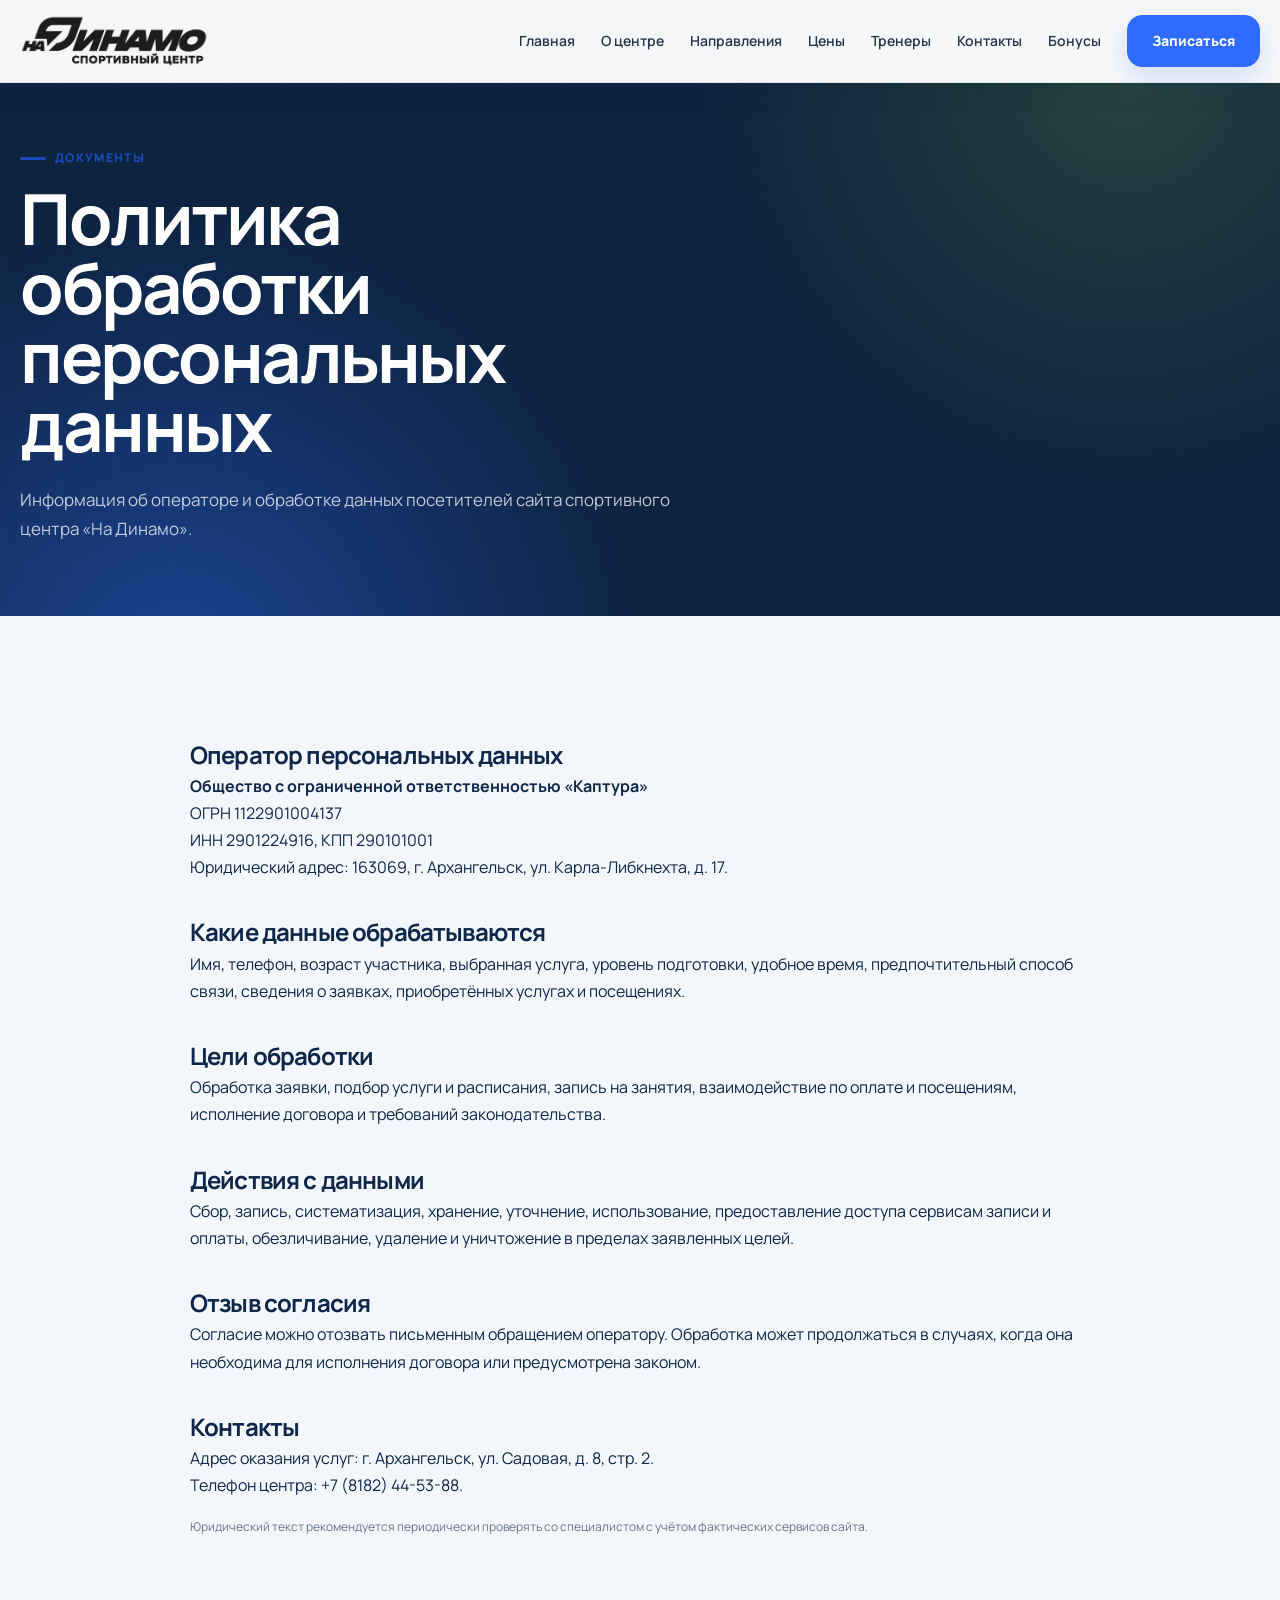
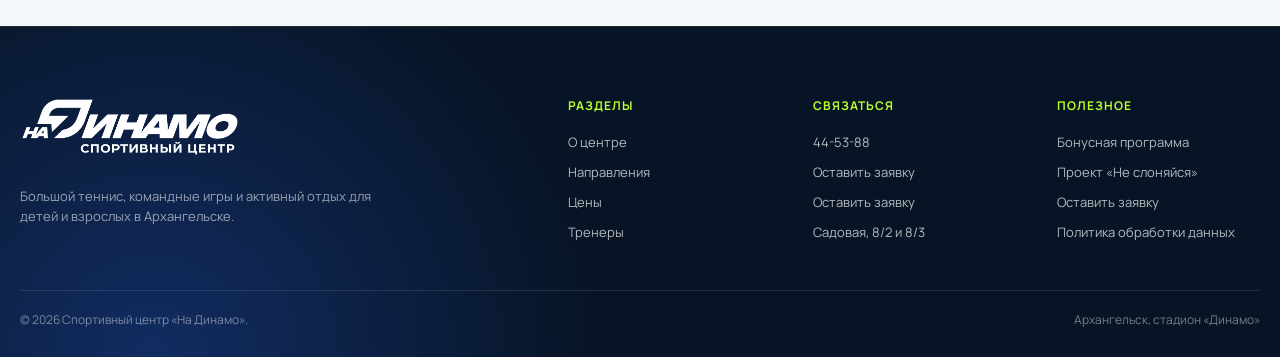
<file: privacy.html>
<!DOCTYPE html>

<html lang="ru">
<head>
<meta charset="utf-8"/>
<meta content="width=device-width, initial-scale=1.0" name="viewport"/>
<meta content="Спортивный центр «На Динамо» в Архангельске: теннисные корты, мультиплощадки, тренировки для детей и взрослых, аренда и подростковый проект." name="description"/>
<meta content="#0d2340" name="theme-color"/>
<title>Политика обработки персональных данных — На Динамо</title>
<link href="images/logo-mark-black.png" rel="icon" type="image/png"/>
<link href="style.css" rel="stylesheet"/>
<link href="https://fonts.googleapis.com" rel="preconnect"/>
<link crossorigin="" href="https://fonts.gstatic.com" rel="preconnect"/>
<link href="https://fonts.googleapis.com/css2?family=Manrope:wght@400;500;600;700;800&amp;display=swap" rel="stylesheet"/>
</head>
<body class="site-polished"><header class="header" id="header">
<div class="container header__container">
<a aria-label="На главную" class="site-logo site-logo--header" href="index.html">
<img alt="На Динамо — спортивный центр" decoding="async" height="241" src="images/logo-full-black.png" width="867"/>
</a>
<nav aria-label="Основная навигация" class="nav" id="nav">
<a class="nav__link" href="index.html">Главная</a>
<a class="nav__link" href="about.html">О центре</a>
<a class="nav__link" href="directions.html">Направления</a>
<a class="nav__link" href="pricing.html">Цены</a>
<a class="nav__link" href="coaches.html">Тренеры</a>
<a class="nav__link" href="contacts.html">Контакты</a>
<a class="nav__link" href="loyalty.html">Бонусы</a>
<a class="button button--small nav__button" href="index.html?service=%D0%98%D0%BD%D0%B4%D0%B8%D0%B2%D0%B8%D0%B4%D1%83%D0%B0%D0%BB%D1%8C%D0%BD%D0%B0%D1%8F+%D1%82%D1%80%D0%B5%D0%BD%D0%B8%D1%80%D0%BE%D0%B2%D0%BA%D0%B0&amp;message=%D0%97%D0%B4%D1%80%D0%B0%D0%B2%D1%81%D1%82%D0%B2%D1%83%D0%B9%D1%82%D0%B5%21+%D0%9F%D0%BE%D0%BC%D0%BE%D0%B3%D0%B8%D1%82%D0%B5+%D0%BF%D0%BE%D0%B4%D0%BE%D0%B1%D1%80%D0%B0%D1%82%D1%8C+%D1%82%D1%80%D0%B5%D0%BD%D0%B5%D1%80%D0%B0.&amp;source=privacy-%D0%B7%D0%B0%D0%BF%D0%B8%D1%81%D0%B0%D1%82%D1%8C%D1%81%D1%8F#contacts">Записаться</a>
</nav>
<button aria-expanded="false" aria-label="Открыть меню" class="burger" id="burger" type="button">
<span></span><span></span><span></span>
</button>
</div>
</header>
<main>
<section class="inner-hero"><div class="container inner-hero__grid"><div class="inner-hero__content"><span class="eyebrow">Документы</span><h1>Политика обработки персональных данных</h1><p>Информация об операторе и обработке данных посетителей сайта спортивного центра «На Динамо».</p></div></div></section>
<section class="section section--light"><div class="container legal-content"><h2>Оператор персональных данных</h2><p><strong>Общество с ограниченной ответственностью «Каптура»</strong></p><p>ОГРН 1122901004137<br/>ИНН 2901224916, КПП 290101001<br/>Юридический адрес: 163069, г. Архангельск, ул. Карла-Либкнехта, д. 17.</p><h2>Какие данные обрабатываются</h2><p>Имя, телефон, возраст участника, выбранная услуга, уровень подготовки, удобное время, предпочтительный способ связи, сведения о заявках, приобретённых услугах и посещениях.</p><h2>Цели обработки</h2><p>Обработка заявки, подбор услуги и расписания, запись на занятия, взаимодействие по оплате и посещениям, исполнение договора и требований законодательства.</p><h2>Действия с данными</h2><p>Сбор, запись, систематизация, хранение, уточнение, использование, предоставление доступа сервисам записи и оплаты, обезличивание, удаление и уничтожение в пределах заявленных целей.</p><h2>Отзыв согласия</h2><p>Согласие можно отозвать письменным обращением оператору. Обработка может продолжаться в случаях, когда она необходима для исполнения договора или предусмотрена законом.</p><h2>Контакты</h2><p>Адрес оказания услуг: г. Архангельск, ул. Садовая, д. 8, стр. 2.<br/>Телефон центра: +7 (8182) 44-53-88.</p><p class="legal-note">Юридический текст рекомендуется периодически проверять со специалистом с учётом фактических сервисов сайта.</p></div></section>
</main>
<footer class="footer">
<div class="container footer__main">
<div class="footer__brand">
<a aria-label="На главную" class="site-logo site-logo--footer" href="index.html">
<img alt="На Динамо — спортивный центр" decoding="async" height="238" loading="lazy" src="images/logo-full-white.png" width="863"/>
</a>
<p>Большой теннис, командные игры и активный отдых для детей и взрослых в Архангельске.</p>
</div>
<div class="footer__column">
<strong>Разделы</strong>
<a href="about.html">О центре</a>
<a href="directions.html">Направления</a>
<a href="pricing.html">Цены</a>
<a href="coaches.html">Тренеры</a>
</div>
<div class="footer__column">
<strong>Связаться</strong>
<a href="tel:+78182445388">44-53-88</a>
<a href="index.html?service=%D0%A2%D0%B5%D0%BD%D0%BD%D0%B8%D1%81+%D0%B4%D0%BB%D1%8F+%D0%B2%D0%B7%D1%80%D0%BE%D1%81%D0%BB%D0%BE%D0%B3%D0%BE&amp;message=%D0%97%D0%B4%D1%80%D0%B0%D0%B2%D1%81%D1%82%D0%B2%D1%83%D0%B9%D1%82%D0%B5%21+%D0%9F%D0%BE%D0%BC%D0%BE%D0%B3%D0%B8%D1%82%D0%B5+%D0%BF%D0%BE%D0%B4%D0%BE%D0%B1%D1%80%D0%B0%D1%82%D1%8C+%D0%BF%D0%BE%D0%B4%D1%85%D0%BE%D0%B4%D1%8F%D1%89%D0%B5%D0%B5+%D0%B7%D0%B0%D0%BD%D1%8F%D1%82%D0%B8%D0%B5.&amp;source=privacy-%D0%B2%D0%BA%D0%BE%D0%BD%D1%82%D0%B0%D0%BA%D1%82%D0%B5#contacts">Оставить заявку</a>
<a href="index.html?service=%D0%A2%D0%B5%D0%BD%D0%BD%D0%B8%D1%81+%D0%B4%D0%BB%D1%8F+%D0%B2%D0%B7%D1%80%D0%BE%D1%81%D0%BB%D0%BE%D0%B3%D0%BE&amp;message=%D0%97%D0%B4%D1%80%D0%B0%D0%B2%D1%81%D1%82%D0%B2%D1%83%D0%B9%D1%82%D0%B5%21+%D0%9F%D0%BE%D0%BC%D0%BE%D0%B3%D0%B8%D1%82%D0%B5+%D0%BF%D0%BE%D0%B4%D0%BE%D0%B1%D1%80%D0%B0%D1%82%D1%8C+%D0%BF%D0%BE%D0%B4%D1%85%D0%BE%D0%B4%D1%8F%D1%89%D0%B5%D0%B5+%D0%B7%D0%B0%D0%BD%D1%8F%D1%82%D0%B8%D0%B5.&amp;source=privacy-max#contacts">Оставить заявку</a>
<a href="contacts.html">Садовая, 8/2 и 8/3</a>
</div>
<div class="footer__column">
<strong>Полезное</strong>
<a href="loyalty.html">Бонусная программа</a>
<a href="index.html?service=%D0%9F%D1%80%D0%BE%D0%B5%D0%BA%D1%82+%C2%AB%D0%9D%D0%B5+%D1%81%D0%BB%D0%BE%D0%BD%D1%8F%D0%B9%D1%81%D1%8F%C2%BB&amp;message=%D0%97%D0%B4%D1%80%D0%B0%D0%B2%D1%81%D1%82%D0%B2%D1%83%D0%B9%D1%82%D0%B5%21+%D0%A5%D0%BE%D1%87%D1%83+%D1%83%D0%B7%D0%BD%D0%B0%D1%82%D1%8C+%D0%BE+%D0%BF%D1%80%D0%BE%D0%B5%D0%BA%D1%82%D0%B5+%C2%AB%D0%9D%D0%B5+%D1%81%D0%BB%D0%BE%D0%BD%D1%8F%D0%B9%D1%81%D1%8F%C2%BB.&amp;source=privacy-%D0%BF%D1%80%D0%BE%D0%B5%D0%BA%D1%82-%D0%BD%D0%B5-%D1%81%D0%BB%D0%BE%D0%BD%D1%8F%D0%B9%D1%81%D1%8F#contacts">Проект «Не слоняйся»</a>
<a href="index.html?service=%D0%9F%D1%80%D0%BE%D0%B5%D0%BA%D1%82+%C2%AB%D0%9D%D0%B5+%D1%81%D0%BB%D0%BE%D0%BD%D1%8F%D0%B9%D1%81%D1%8F%C2%BB&amp;message=%D0%97%D0%B4%D1%80%D0%B0%D0%B2%D1%81%D1%82%D0%B2%D1%83%D0%B9%D1%82%D0%B5%21+%D0%A5%D0%BE%D1%87%D1%83+%D1%83%D0%B7%D0%BD%D0%B0%D1%82%D1%8C+%D0%BE+%D0%BF%D1%80%D0%BE%D0%B5%D0%BA%D1%82%D0%B5+%C2%AB%D0%9D%D0%B5+%D1%81%D0%BB%D0%BE%D0%BD%D1%8F%D0%B9%D1%81%D1%8F%C2%BB.&amp;source=privacy-%D0%BE%D0%BD%D0%BB%D0%B0%D0%B9%D0%BD-%D0%B7%D0%B0%D0%BF%D0%B8%D1%81%D1%8C#contacts">Оставить заявку</a>
<a href="privacy.html">Политика обработки данных</a></div>
</div>
<div class="container footer__bottom">
<p>© <span id="year"></span> Спортивный центр «На Динамо».</p>
<span>Архангельск, стадион «Динамо»</span>
</div>
</footer>
<a class="mobile-booking" href="index.html?service=%D0%A2%D0%B5%D0%BD%D0%BD%D0%B8%D1%81+%D0%B4%D0%BB%D1%8F+%D0%B2%D0%B7%D1%80%D0%BE%D1%81%D0%BB%D0%BE%D0%B3%D0%BE&amp;message=%D0%97%D0%B4%D1%80%D0%B0%D0%B2%D1%81%D1%82%D0%B2%D1%83%D0%B9%D1%82%D0%B5%21+%D0%9F%D0%BE%D0%BC%D0%BE%D0%B3%D0%B8%D1%82%D0%B5+%D0%BF%D0%BE%D0%B4%D0%BE%D0%B1%D1%80%D0%B0%D1%82%D1%8C+%D0%BF%D0%BE%D0%B4%D1%85%D0%BE%D0%B4%D1%8F%D1%89%D0%B5%D0%B5+%D0%B7%D0%B0%D0%BD%D1%8F%D1%82%D0%B8%D0%B5.&amp;source=privacy-%D0%B7%D0%B0%D0%BF%D0%B8%D1%81%D0%B0%D1%82%D1%8C%D1%81%D1%8F#contacts">Записаться</a>
<script src="script.js"></script>
</body>
</html>
</file>
<file: style.css>
:root {
    --primary: #2f6bff;
    --primary-dark: #174dbb;
    --primary-light: #5f91ff;
    --dark: #0b1728;
    --dark-soft: #12243c;
    --text: #122033;
    --text-muted: #66758a;
    --background: #ffffff;
    --background-light: #f3f7fc;
    --border: #dce6f2;
    --white: #ffffff;
    --danger: #ff5b5b;

    --container: 1240px;
    --radius-small: 14px;
    --radius: 24px;
    --radius-large: 36px;

    --shadow:
        0 18px 50px rgba(20, 30, 23, 0.10);

    --transition: 0.25s ease;
}

* {
    box-sizing: border-box;
    margin: 0;
    padding: 0;
}

html {
    scroll-behavior: smooth;
    scroll-padding-top: 90px;
}

body {
    min-width: 320px;
    overflow-x: hidden;

    font-family: "Manrope", Arial, sans-serif;
    color: var(--text);
    background: var(--background);

    line-height: 1.55;
}

body.menu-open {
    overflow: hidden;
}

img {
    display: block;
    width: 100%;
    max-width: 100%;
}

a {
    color: inherit;
    text-decoration: none;
}

button,
input,
textarea,
select {
    font: inherit;
}

button {
    border: none;
    cursor: pointer;
}

.container {
    width: min(calc(100% - 40px), var(--container));
    margin: 0 auto;
}

/* Шапка */

.header {
    position: fixed;
    z-index: 1000;
    top: 0;
    left: 0;

    width: 100%;

    background: rgba(255, 255, 255, 0.90);
    border-bottom: 1px solid rgba(223, 229, 223, 0.75);
    backdrop-filter: blur(18px);

    transition: var(--transition);
}

.header.scrolled {
    box-shadow: 0 8px 30px rgba(20, 30, 23, 0.08);
}

.header__container {
    min-height: 78px;

    display: flex;
    align-items: center;
    justify-content: space-between;
    gap: 30px;
}

.logo {
    display: inline-flex;
    align-items: center;
    gap: 12px;

    flex-shrink: 0;
}

.logo__icon {
    width: 44px;
    height: 44px;

    display: grid;
    place-items: center;

    border-radius: 13px;
    background: var(--primary);
    color: var(--white);

    font-size: 14px;
    font-weight: 800;
}

.logo__text {
    display: flex;
    flex-direction: column;
    line-height: 1.15;
}

.logo__text strong {
    font-size: 17px;
    font-weight: 800;
}

.logo__text small {
    margin-top: 4px;

    color: var(--text-muted);
    font-size: 11px;
    text-transform: uppercase;
    letter-spacing: 0.08em;
}

.nav {
    display: flex;
    align-items: center;
    gap: 26px;
}

.nav__link {
    position: relative;

    color: #333a35;
    font-size: 14px;
    font-weight: 600;

    transition: var(--transition);
}

.nav__link::after {
    content: "";

    position: absolute;
    left: 0;
    bottom: -7px;

    width: 0;
    height: 2px;

    background: var(--primary-dark);

    transition: var(--transition);
}

.nav__link:hover {
    color: var(--dark);
}

.nav__link:hover::after {
    width: 100%;
}

/* Кнопки */

.button {
    min-height: 52px;
    padding: 14px 24px;

    display: inline-flex;
    align-items: center;
    justify-content: center;

    border: 1px solid var(--primary);
    border-radius: 15px;

    background: var(--primary);
    color: var(--white);

    font-size: 14px;
    font-weight: 800;
    text-align: center;

    transition:
        transform var(--transition),
        background var(--transition),
        border-color var(--transition),
        box-shadow var(--transition);
}

.button:hover {
    transform: translateY(-2px);

    background: var(--primary-light);
    border-color: var(--primary-light);

    box-shadow: 0 12px 30px rgba(74, 158, 255, 0.25);
}

.button--small {
    min-height: 44px;
    padding: 10px 19px;
}

.button--outline {
    background: transparent;
    color: var(--white);
    border-color: rgba(255, 255, 255, 0.45);
}

.button--outline:hover {
    color: var(--dark);
    background: var(--white);
    border-color: var(--white);
    box-shadow: none;
}

.button--dark {
    color: var(--white);
    background: var(--dark);
    border-color: var(--dark);
}

.button--dark:hover {
    color: var(--white);
    background: var(--dark-soft);
    border-color: var(--dark-soft);
    box-shadow: 0 12px 30px rgba(20, 25, 21, 0.18);
}

.button--full {
    width: 100%;
}

.burger {
    width: 44px;
    height: 44px;

    display: none;
    align-items: center;
    justify-content: center;
    flex-direction: column;
    gap: 5px;

    border-radius: 12px;
    background: var(--background-light);
}

.burger span {
    width: 21px;
    height: 2px;

    background: var(--dark);
    border-radius: 10px;

    transition: var(--transition);
}

.burger.active span:nth-child(1) {
    transform: translateY(7px) rotate(45deg);
}

.burger.active span:nth-child(2) {
    opacity: 0;
}

.burger.active span:nth-child(3) {
    transform: translateY(-7px) rotate(-45deg);
}

/* Главный экран */

.hero {
    position: relative;

    min-height: 820px;
    padding: 150px 0 80px;

    display: flex;
    align-items: center;

    overflow: hidden;

    color: var(--white);
    background: var(--dark);
}

.hero__background {
    position: absolute;
    inset: 0;

    background:
        linear-gradient(
            90deg,
            rgba(10, 14, 11, 0.97) 0%,
            rgba(10, 14, 11, 0.87) 45%,
            rgba(10, 14, 11, 0.48) 100%
        ),
        url("images/hero.jpg") center / cover no-repeat;

    transform: scale(1.01);
}

.hero::after {
    content: "";

    position: absolute;
    width: 520px;
    height: 520px;
    right: -160px;
    bottom: -220px;

    border-radius: 50%;
    background: var(--primary);
    filter: blur(160px);
    opacity: 0.15;
}

.hero__container {
    position: relative;
    z-index: 2;

    display: grid;
    grid-template-columns: minmax(0, 1.35fr) minmax(320px, 0.65fr);
    align-items: center;
    gap: 70px;
}

.hero__content {
    max-width: 760px;
}

.hero__label {
    width: fit-content;
    margin-bottom: 24px;
    padding: 9px 14px;

    border: 1px solid rgba(74, 158, 255, 0.40);
    border-radius: 999px;

    color: var(--primary);
    background: rgba(74, 158, 255, 0.08);

    font-size: 12px;
    font-weight: 800;
    text-transform: uppercase;
    letter-spacing: 0.1em;
}

.hero h1 {
    max-width: 820px;

    font-size: clamp(48px, 6vw, 84px);
    line-height: 0.98;
    letter-spacing: -0.055em;
}

.hero h1 span {
    color: var(--primary);
}

.hero__description {
    max-width: 640px;
    margin-top: 30px;

    color: rgba(255, 255, 255, 0.76);
    font-size: 18px;
}

.hero__buttons {
    margin-top: 36px;

    display: flex;
    flex-wrap: wrap;
    gap: 12px;
}

.hero__features {
    margin-top: 52px;

    display: flex;
    flex-wrap: wrap;
    gap: 22px;
}

.hero__feature {
    min-width: 145px;
    padding-right: 24px;

    display: flex;
    flex-direction: column;

    border-right: 1px solid rgba(255, 255, 255, 0.18);
}

.hero__feature:last-child {
    border-right: none;
}

.hero__feature strong {
    color: var(--primary);
    font-size: 22px;
}

.hero__feature span {
    margin-top: 3px;

    color: rgba(255, 255, 255, 0.62);
    font-size: 12px;
}

.hero__card {
    padding: 32px;

    border: 1px solid rgba(255, 255, 255, 0.15);
    border-radius: var(--radius-large);

    background: rgba(255, 255, 255, 0.10);
    backdrop-filter: blur(22px);

    box-shadow: 0 25px 80px rgba(0, 0, 0, 0.30);
}

.hero__card-label {
    display: inline-block;
    margin-bottom: 18px;

    color: var(--primary);

    font-size: 12px;
    font-weight: 800;
    text-transform: uppercase;
    letter-spacing: 0.08em;
}

.hero__card h2 {
    font-size: 30px;
    line-height: 1.1;
}

.hero__card p {
    margin-top: 16px;

    color: rgba(255, 255, 255, 0.70);
    font-size: 14px;
}

.hero__card-price {
    margin: 28px 0;
    padding: 18px 0;

    display: flex;
    align-items: flex-end;
    justify-content: space-between;
    gap: 20px;

    border-top: 1px solid rgba(255, 255, 255, 0.13);
    border-bottom: 1px solid rgba(255, 255, 255, 0.13);
}

.hero__card-price span {
    color: rgba(255, 255, 255, 0.65);
    font-size: 13px;
}

.hero__card-price strong {
    color: var(--primary);
    font-size: 29px;
}

/* Общие секции */

.section {
    padding: 110px 0;
}

.section--light {
    background: var(--background-light);
}

.section-heading {
    margin-bottom: 50px;

    display: flex;
    align-items: flex-end;
    justify-content: space-between;
    gap: 40px;
}

.section-heading h2 {
    max-width: 760px;

    font-size: clamp(34px, 4vw, 56px);
    line-height: 1.05;
    letter-spacing: -0.045em;
}

.section-heading > p {
    max-width: 480px;

    color: var(--text-muted);
    font-size: 15px;
}

.section-heading__label {
    display: block;
    margin-bottom: 14px;

    color: var(--primary-dark);

    font-size: 12px;
    font-weight: 800;
    text-transform: uppercase;
    letter-spacing: 0.12em;
}

.section-heading__label--white {
    color: var(--primary);
}

/* Направления */

.directions-grid {
    display: grid;
    grid-template-columns: repeat(2, minmax(0, 1fr));
    gap: 20px;
}

.direction-card {
    position: relative;

    min-height: 400px;
    overflow: hidden;

    border-radius: var(--radius-large);
}

.direction-card--large {
    grid-row: span 2;
    min-height: 820px;
}

.direction-card img {
    position: absolute;
    inset: 0;

    height: 100%;
    object-fit: cover;

    transition: transform 0.6s ease;
}

.direction-card:hover img {
    transform: scale(1.05);
}

.direction-card__overlay {
    position: absolute;
    inset: 0;

    background:
        linear-gradient(
            180deg,
            transparent 25%,
            rgba(8, 12, 9, 0.88) 100%
        );
}

.direction-card__content {
    position: absolute;
    z-index: 2;
    left: 0;
    bottom: 0;

    width: 100%;
    padding: 34px;

    color: var(--white);
}

.direction-card__content span {
    color: var(--primary);

    font-size: 11px;
    font-weight: 800;
    text-transform: uppercase;
    letter-spacing: 0.1em;
}

.direction-card__content h3 {
    margin-top: 10px;

    font-size: 32px;
    line-height: 1.05;
}

.direction-card__content p {
    max-width: 500px;
    margin-top: 12px;

    color: rgba(255, 255, 255, 0.70);
    font-size: 14px;
}

.direction-card__content a {
    display: inline-block;
    margin-top: 17px;

    color: var(--primary);
    font-size: 14px;
    font-weight: 800;
}

/* Преимущества */

.advantages {
    padding: 55px 0;

    background: var(--primary);
}

.advantages__grid {
    display: grid;
    grid-template-columns: repeat(4, minmax(0, 1fr));
}

.advantage {
    padding: 22px 30px;

    border-right: 1px solid rgba(255, 255, 255, 0.25);
}

.advantage:first-child {
    padding-left: 0;
}

.advantage:last-child {
    padding-right: 0;
    border-right: none;
}

.advantage__number {
    color: rgba(255, 255, 255, 0.5);
    font-size: 12px;
    font-weight: 800;
}

.advantage h3 {
    margin-top: 18px;

    font-size: 21px;
    color: var(--white);
}

.advantage p {
    margin-top: 8px;

    color: rgba(255, 255, 255, 0.8);
    font-size: 13px;
}

/* Цены */

.price-tabs {
    margin-bottom: 30px;
    padding: 6px;

    display: flex;
    gap: 5px;

    overflow-x: auto;

    border: 1px solid var(--border);
    border-radius: 16px;

    background: var(--white);

    scrollbar-width: none;
}

.price-tabs::-webkit-scrollbar {
    display: none;
}

.price-tab {
    flex: 1;
    min-width: 145px;
    padding: 13px 17px;

    border-radius: 11px;

    color: var(--text-muted);
    background: transparent;

    font-size: 13px;
    font-weight: 700;
    white-space: nowrap;

    transition: var(--transition);
}

.price-tab.active {
    color: var(--white);
    background: var(--primary);
}

.price-content {
    display: none;
}

.price-content.active {
    display: block;
    animation: fadeIn 0.3s ease;
}

@keyframes fadeIn {
    from {
        opacity: 0;
        transform: translateY(5px);
    }

    to {
        opacity: 1;
        transform: translateY(0);
    }
}

.price-grid {
    display: grid;
    grid-template-columns: repeat(4, minmax(0, 1fr));
    gap: 18px;
}

.price-card {
    position: relative;

    min-height: 485px;
    padding: 27px;

    display: flex;
    flex-direction: column;

    border: 1px solid var(--border);
    border-radius: var(--radius);

    background: var(--white);

    transition:
        transform var(--transition),
        box-shadow var(--transition),
        border-color var(--transition);
}

.price-card:hover {
    transform: translateY(-5px);

    border-color: #c8d0c8;
    box-shadow: var(--shadow);
}

.price-card--popular {
    color: var(--white);
    background: var(--dark);
    border-color: var(--dark);
}

.price-card__badge {
    position: absolute;
    top: 17px;
    right: 17px;

    padding: 6px 10px;

    border-radius: 999px;
    background: var(--primary);
    color: var(--white);

    font-size: 9px;
    font-weight: 800;
    text-transform: uppercase;
    letter-spacing: 0.06em;
}

.price-card__category {
    color: var(--primary-dark);

    font-size: 11px;
    font-weight: 800;
    text-transform: uppercase;
    letter-spacing: 0.08em;
}

.price-card--popular .price-card__category {
    color: var(--primary);
}

.price-card h3 {
    margin-top: 13px;

    font-size: 23px;
    line-height: 1.15;
}

.price-card__top p {
    margin-top: 8px;

    color: var(--text-muted);
    font-size: 13px;
}

.price-card--popular .price-card__top p {
    color: rgba(255, 255, 255, 0.60);
}

.price-card__price {
    margin-top: 27px;

    font-size: 35px;
    font-weight: 800;
    letter-spacing: -0.04em;
}

.price-card__price span {
    font-size: 20px;
}

.price-card__single {
    margin-top: 6px;
    font-size: 15px;
    color: var(--text-muted);
    font-weight: 500;
}

.price-card__single strong {
    color: var(--dark);
    font-weight: 700;
}

.price-card--popular .price-card__single strong {
    color: var(--primary);
}

.price-card ul {
    margin: 20px 0 25px;

    display: grid;
    gap: 10px;

    list-style: none;
}

.price-card li {
    position: relative;

    padding-left: 23px;

    color: var(--text-muted);
    font-size: 13px;
}

.price-card li::before {
    content: "✓";

    position: absolute;
    left: 0;

    color: var(--primary-dark);
    font-weight: 800;
}

.price-card--popular li {
    color: rgba(255, 255, 255, 0.68);
}

.price-card--popular li::before {
    color: var(--primary);
}

.price-card .button {
    margin-top: auto;
}

.price-table-wrap {
    width: 100%;
    overflow-x: auto;

    border: 1px solid var(--border);
    border-radius: var(--radius);

    background: var(--white);
}

.price-table {
    width: 100%;
    min-width: 730px;

    border-collapse: collapse;
}

.price-table th,
.price-table td {
    padding: 20px 24px;

    text-align: left;
    border-bottom: 1px solid var(--border);
}

.price-table th {
    color: var(--text-muted);
    background: #eef2ee;

    font-size: 11px;
    text-transform: uppercase;
    letter-spacing: 0.08em;
}

.price-table td {
    font-size: 14px;
}

.price-table tbody tr:last-child td {
    border-bottom: none;
}

.price-table tbody tr:hover {
    background: #f9fbf9;
}

.project-price {
    padding: 45px;

    display: grid;
    grid-template-columns: 0.8fr 1.2fr;
    gap: 60px;

    border-radius: var(--radius-large);

    color: var(--white);
    background: var(--dark);
}

.project-price h3 {
    max-width: 420px;

    font-size: 34px;
    line-height: 1.1;
}

.project-price p {
    max-width: 470px;
    margin-top: 18px;

    color: rgba(255, 255, 255, 0.62);
}

.project-price__items {
    display: grid;
    grid-template-columns: repeat(2, minmax(0, 1fr));
    gap: 12px;
}

.project-price__item {
    padding: 25px;

    display: flex;
    flex-direction: column;

    border: 1px solid rgba(255, 255, 255, 0.12);
    border-radius: 18px;

    background: rgba(255, 255, 255, 0.06);
}

.project-price__item span {
    color: rgba(255, 255, 255, 0.58);
    font-size: 13px;
}

.project-price__item strong {
    margin-top: 5px;

    color: var(--primary);
    font-size: 25px;
}

.prices-note {
    margin-top: 22px;

    color: var(--text-muted);
    font-size: 12px;
    text-align: center;
}

/* Тренеры */

.coaches-grid {
    display: grid;
    grid-template-columns: repeat(3, minmax(0, 1fr));
    gap: 22px;
}

.coach-card {
    display: grid;
    grid-template-columns: 1fr;

    overflow: hidden;

    border: 1px solid var(--border);
    border-radius: var(--radius-large);

    background: var(--background-light);
}

.coach-card__image {
    min-height: 320px;
}

.coach-card__image img {
    height: 100%;
    object-fit: cover;
}

.coach-card__content {
    padding: 30px;

    display: flex;
    flex-direction: column;
    justify-content: center;
}

.coach-card__content span {
    color: var(--primary-dark);

    font-size: 11px;
    font-weight: 800;
    text-transform: uppercase;
    letter-spacing: 0.09em;
}

.coach-card__content h3 {
    margin-top: 12px;

    font-size: 28px;
    line-height: 1.1;
}

.coach-card__content p {
    margin-top: 18px;

    color: var(--text-muted);
    font-size: 14px;
}

/* О центре */

.about {
    color: var(--white);
    background: var(--dark);
}

.about__grid {
    display: grid;
    grid-template-columns: 1fr 0.8fr;
    align-items: center;
    gap: 80px;
}

.about__content h2 {
    max-width: 700px;

    font-size: clamp(36px, 4.5vw, 60px);
    line-height: 1.05;
    letter-spacing: -0.045em;
}

.about__content p {
    max-width: 680px;
    margin-top: 22px;

    color: rgba(255, 255, 255, 0.65);
}

.about__content .button {
    margin-top: 30px;

    color: var(--white);
    background: var(--primary);
    border-color: var(--primary);
}

.about__numbers {
    display: grid;
    grid-template-columns: repeat(2, minmax(0, 1fr));
    gap: 14px;
}

.about__number-card {
    min-height: 170px;
    padding: 25px;

    display: flex;
    flex-direction: column;
    justify-content: flex-end;

    border: 1px solid rgba(255, 255, 255, 0.10);
    border-radius: var(--radius);

    background: rgba(255, 255, 255, 0.06);
}

.about__number-card strong {
    color: var(--primary);
    font-size: 42px;
    line-height: 1;
}

.about__number-card span {
    margin-top: 10px;

    color: rgba(255, 255, 255, 0.65);
    font-size: 13px;
}

/* FAQ */

.faq {
    display: grid;
    gap: 12px;
}

.faq__item {
    overflow: hidden;

    border: 1px solid var(--border);
    border-radius: 17px;

    background: var(--white);
}

.faq__question {
    width: 100%;
    padding: 22px 24px;

    display: flex;
    align-items: center;
    justify-content: space-between;
    gap: 20px;

    color: var(--text);
    background: var(--white);

    font-size: 15px;
    font-weight: 700;
    text-align: left;
}

.faq__question span {
    width: 30px;
    height: 30px;

    display: grid;
    place-items: center;
    flex-shrink: 0;

    border-radius: 50%;

    color: var(--white);
    background: var(--primary);

    font-size: 20px;

    transition: var(--transition);
}

.faq__item.active .faq__question span {
    transform: rotate(45deg);
}

.faq__answer {
    max-height: 0;
    overflow: hidden;

    transition: max-height 0.35s ease;
}

.faq__answer p {
    padding: 0 24px 24px;

    color: var(--text-muted);
    font-size: 14px;
}

/* Контакты */

.contacts {
    padding: 100px 0;

    color: var(--white);
    background:
        radial-gradient(
            circle at 90% 20%,
            rgba(74, 158, 255, 0.16),
            transparent 30%
        ),
        #141a16;
}

.contacts__grid {
    display: grid;
    grid-template-columns: 1fr 430px;
    align-items: center;
    gap: 80px;
}

.contacts__content h2 {
    font-size: clamp(40px, 5vw, 65px);
    line-height: 1.03;
    letter-spacing: -0.045em;
}

.contacts__content > p {
    max-width: 600px;
    margin-top: 20px;

    color: rgba(255, 255, 255, 0.63);
}

.contacts__list {
    margin-top: 38px;

    display: grid;
    grid-template-columns: repeat(3, minmax(0, 1fr));
    gap: 12px;
}

.contacts__list > a,
.contacts__list > div {
    min-height: 105px;
    padding: 18px;

    display: flex;
    align-items: center;
    gap: 13px;

    border: 1px solid rgba(255, 255, 255, 0.11);
    border-radius: 17px;

    background: rgba(255, 255, 255, 0.05);
}

.contacts__icon {
    width: 39px;
    height: 39px;

    display: grid;
    place-items: center;
    flex-shrink: 0;

    border-radius: 11px;

    color: var(--white);
    background: var(--primary);

    font-size: 12px;
    font-weight: 800;
}

.contacts__list small,
.contacts__list strong {
    display: block;
}

.contacts__list small {
    color: rgba(255, 255, 255, 0.45);
    font-size: 10px;
}

.contacts__list strong {
    margin-top: 4px;

    font-size: 13px;
    line-height: 1.35;
}

.contacts__card {
    padding: 35px;

    border-radius: var(--radius-large);

    color: var(--text);
    background: var(--white);

    box-shadow: 0 25px 80px rgba(0, 0, 0, 0.25);
}

.contacts__card h3 {
    font-size: 28px;
    line-height: 1.1;
}

.contacts__card p {
    margin: 16px 0 25px;

    color: var(--text-muted);
    font-size: 14px;
}

.contacts__phone {
    display: block;
    margin-top: 18px;

    color: var(--text-muted);
    font-size: 13px;
    text-align: center;
}

.contacts__phone strong {
    color: var(--text);
}

/* Подвал */

.footer {
    padding: 25px 0;

    border-top: 1px solid #252d27;

    color: rgba(255, 255, 255, 0.55);
    background: #0d110e;
}

.footer__container {
    display: flex;
    align-items: center;
    justify-content: space-between;
    gap: 25px;
    flex-wrap: wrap;
}

.logo--footer .logo__text strong {
    color: var(--white);
}

.logo--footer .logo__text small {
    color: rgba(255, 255, 255, 0.45);
}

.footer p {
    font-size: 11px;
}

.footer__links {
    display: flex;
    gap: 20px;

    font-size: 12px;
    flex-wrap: wrap;
}

.footer__links a:hover {
    color: var(--primary);
}

.mobile-booking {
    position: fixed;
    z-index: 900;
    right: 14px;
    bottom: 14px;

    min-height: 48px;
    padding: 13px 22px;

    display: none;
    align-items: center;
    justify-content: center;

    border-radius: 14px;

    color: var(--white);
    background: var(--primary);

    font-size: 13px;
    font-weight: 800;

    box-shadow: 0 12px 35px rgba(48, 60, 49, 0.28);
}

/* Планшеты */

@media (max-width: 1100px) {
    .nav {
        gap: 17px;
    }

    .nav__link {
        font-size: 12px;
    }

    .hero__container {
        gap: 35px;
    }

    .price-grid {
        grid-template-columns: repeat(2, minmax(0, 1fr));
    }

    .advantages__grid {
        grid-template-columns: repeat(2, minmax(0, 1fr));
    }

    .advantage:nth-child(2) {
        border-right: none;
    }

    .advantage:nth-child(3),
    .advantage:nth-child(4) {
        border-top: 1px solid rgba(255, 255, 255, 0.25);
    }

    .coaches-grid {
        grid-template-columns: repeat(2, minmax(0, 1fr));
    }

    .contacts__grid {
        grid-template-columns: 1fr 380px;
        gap: 45px;
    }

    .contacts__list {
        grid-template-columns: 1fr;
    }
}

/* Мобильное меню и небольшие планшеты */

@media (max-width: 900px) {
    .header__container {
        min-height: 70px;
    }

    .burger {
        display: flex;
    }

    .nav {
        position: fixed;
        top: 70px;
        left: 0;

        width: 100%;
        height: calc(100vh - 70px);
        padding: 30px 20px 100px;

        display: flex;
        align-items: stretch;
        flex-direction: column;
        gap: 0;

        overflow-y: auto;

        background: var(--white);

        transform: translateX(100%);
        transition: transform 0.3s ease;
    }

    .nav.active {
        transform: translateX(0);
    }

    .nav__link {
        padding: 18px 4px;

        border-bottom: 1px solid var(--border);

        font-size: 17px;
    }

    .nav__link::after {
        display: none;
    }

    .nav__button {
        width: 100%;
        margin-top: 25px;
    }

    .hero {
        min-height: auto;
        padding: 125px 0 70px;
    }

    .hero__container {
        grid-template-columns: 1fr;
    }

    .hero__content {
        max-width: 100%;
    }

    .hero__card {
        max-width: 600px;
    }

    .section {
        padding: 80px 0;
    }

    .section-heading {
        align-items: flex-start;
        flex-direction: column;
        gap: 16px;
    }

    .directions-grid {
        grid-template-columns: 1fr;
    }

    .direction-card,
    .direction-card--large {
        grid-row: auto;
        min-height: 480px;
    }

    .project-price {
        grid-template-columns: 1fr;
        gap: 35px;
    }

    .coaches-grid {
        grid-template-columns: 1fr;
    }

    .about__grid {
        grid-template-columns: 1fr;
        gap: 50px;
    }

    .contacts__grid {
        grid-template-columns: 1fr;
    }

    .contacts__card {
        max-width: 600px;
    }

    .mobile-booking {
        display: inline-flex;
    }

    .footer {
        padding-bottom: 80px;
    }
}

/* Телефоны */

@media (max-width: 640px) {
    .container {
        width: min(calc(100% - 28px), var(--container));
    }

    .logo__icon {
        width: 39px;
        height: 39px;
        border-radius: 11px;
    }

    .logo__text strong {
        font-size: 15px;
    }

    .logo__text small {
        font-size: 9px;
    }

    .hero {
        padding: 112px 0 45px;
    }

    .hero__background {
        background:
            linear-gradient(
                180deg,
                rgba(10, 14, 11, 0.87) 0%,
                rgba(10, 14, 11, 0.97) 75%
            ),
            url("images/hero.jpg") center / cover no-repeat;
    }

    .hero__label {
        margin-bottom: 17px;
        padding: 7px 11px;

        font-size: 9px;
    }

    .hero h1 {
        font-size: clamp(39px, 12vw, 55px);
        line-height: 1.01;
    }

    .hero__description {
        margin-top: 20px;

        font-size: 15px;
    }

    .hero__buttons {
        margin-top: 27px;

        display: grid;
        grid-template-columns: 1fr;
    }

    .hero__buttons .button {
        width: 100%;
    }

    .hero__features {
        margin-top: 35px;

        display: grid;
        grid-template-columns: repeat(3, minmax(0, 1fr));
        gap: 0;
    }

    .hero__feature {
        min-width: 0;
        padding: 0 8px;

        text-align: center;
    }

    .hero__feature:first-child {
        padding-left: 0;
    }

    .hero__feature:last-child {
        padding-right: 0;
    }

    .hero__feature strong {
        font-size: 17px;
    }

    .hero__feature span {
        font-size: 9px;
    }

    .hero__card {
        padding: 24px;

        border-radius: 24px;
    }

    .hero__card h2 {
        font-size: 26px;
    }

    .section {
        padding: 65px 0;
    }

    .section-heading {
        margin-bottom: 32px;
    }

    .section-heading h2 {
        font-size: 36px;
    }

    .section-heading > p {
        font-size: 13px;
    }

    .direction-card,
    .direction-card--large {
        min-height: 430px;
        border-radius: 24px;
    }

    .direction-card__content {
        padding: 24px;
    }

    .direction-card__content h3 {
        font-size: 28px;
    }

    .advantages {
        padding: 30px 0;
    }

    .advantages__grid {
        grid-template-columns: 1fr;
    }

    .advantage,
    .advantage:first-child,
    .advantage:last-child {
        padding: 22px 0;

        border-right: none;
        border-top: 1px solid rgba(255, 255, 255, 0.25);
    }

    .advantage:first-child {
        border-top: none;
    }

    .price-tabs {
        margin-right: -14px;
        border-radius: 14px 0 0 14px;
    }

    .price-tab {
        min-width: 135px;
    }

    .price-grid {
        grid-template-columns: 1fr;
    }

    .price-card {
        min-height: auto;
    }

    .project-price {
        padding: 27px 22px;

        border-radius: 24px;
    }

    .project-price h3 {
        font-size: 28px;
    }

    .project-price__items {
        grid-template-columns: 1fr;
    }

    .coach-card {
        border-radius: 24px;
    }

    .coach-card__image {
        height: 300px;
    }

    .coach-card__content {
        padding: 27px 23px;
    }

    .coach-card__content h3 {
        font-size: 27px;
    }

    .about__content h2 {
        font-size: 38px;
    }

    .about__numbers {
        grid-template-columns: 1fr 1fr;
        gap: 9px;
    }

    .about__number-card {
        min-height: 135px;
        padding: 18px;
        border-radius: 18px;
    }

    .about__number-card strong {
        font-size: 32px;
    }

    .about__number-card span {
        font-size: 11px;
    }

    .faq__question {
        padding: 19px 18px;

        font-size: 14px;
    }

    .faq__answer p {
        padding: 0 18px 19px;

        font-size: 13px;
    }

    .contacts {
        padding: 70px 0;
    }

    .contacts__content h2 {
        font-size: 41px;
    }

    .contacts__card {
        padding: 27px 22px;
        border-radius: 24px;
    }

    .footer__container {
        align-items: flex-start;
        flex-direction: column;
    }

    .footer__links {
        flex-wrap: wrap;
    }

    .mobile-booking {
        left: 14px;
        right: 14px;
        bottom: 12px;

        width: auto;
    }
}

/* Очень маленькие экраны */

@media (max-width: 380px) {
    .hero h1 {
        font-size: 37px;
    }

    .hero__features {
        grid-template-columns: 1fr;
        gap: 14px;
    }

    .hero__feature {
        padding: 0 0 14px;

        border-right: none;
        border-bottom: 1px solid rgba(255, 255, 255, 0.15);
    }

    .hero__feature:last-child {
        border-bottom: none;
    }

    .about__numbers {
        grid-template-columns: 1fr;
    }
}

/* =========================================================
   Обновление интерфейса 2026: фирменный логотип и mobile-first
   ========================================================= */

:root {
    --accent: #b8ff2c;
    --accent-dark: #8fc900;
    --navy: #0d2340;
    --navy-soft: #16385f;
    --surface-blue: #eaf1ff;
    --shadow-soft: 0 18px 55px rgba(13, 35, 64, 0.10);
}

body {
    background:
        radial-gradient(circle at 100% 0%, rgba(47, 107, 255, 0.06), transparent 34rem),
        var(--background);
}

.header {
    border-bottom-color: rgba(13, 35, 64, 0.09);
}

.header__container {
    min-height: 84px;
}

.logo__mark {
    width: 170px;
    height: 56px;
    padding: 7px 12px;
    display: grid;
    place-items: center;
    overflow: hidden;
    border-radius: 16px;
    background: linear-gradient(135deg, var(--navy), var(--navy-soft));
    box-shadow: 0 10px 28px rgba(13, 35, 64, 0.18);
}

.logo__mark img {
    width: 100%;
    height: 100%;
    object-fit: contain;
}

.logo--footer .logo__mark {
    width: 178px;
    height: 62px;
    padding: 0;
    background: transparent;
    box-shadow: none;
}

.nav {
    gap: 20px;
}

.nav__link.active {
    color: var(--navy);
    font-weight: 800;
}

.nav__link.active::after {
    width: 100%;
    background: var(--accent-dark);
}

.button {
    border-radius: 16px;
    box-shadow: 0 10px 25px rgba(47, 107, 255, 0.18);
}

.button:hover {
    box-shadow: 0 14px 34px rgba(47, 107, 255, 0.26);
}

.button--dark {
    background: var(--navy);
    border-color: var(--navy);
}

.hero {
    background: var(--navy);
}

.hero__background {
    background:
        linear-gradient(90deg, rgba(7, 20, 39, 0.98) 0%, rgba(7, 20, 39, 0.88) 48%, rgba(7, 20, 39, 0.45) 100%),
        url("images/hero.jpg") center / cover no-repeat;
}

.hero::before {
    content: "";
    position: absolute;
    inset: 0;
    z-index: 1;
    opacity: 0.18;
    pointer-events: none;
    background-image:
        linear-gradient(rgba(255,255,255,.08) 1px, transparent 1px),
        linear-gradient(90deg, rgba(255,255,255,.08) 1px, transparent 1px);
    background-size: 64px 64px;
    mask-image: linear-gradient(to right, black, transparent 75%);
}

.hero__label {
    color: var(--navy);
    background: var(--accent);
    border-color: var(--accent);
}

.hero h1 span,
.hero__feature strong,
.hero__card-label,
.hero__card-price strong,
.direction-card__content span,
.direction-card__content a,
.section-heading__label--white {
    color: var(--accent);
}

.hero__card {
    border-color: rgba(184, 255, 44, 0.25);
    background: linear-gradient(160deg, rgba(255,255,255,.14), rgba(255,255,255,.07));
}

.hero__card::before {
    content: "";
    display: block;
    width: 56px;
    height: 5px;
    margin-bottom: 22px;
    border-radius: 999px;
    background: var(--accent);
}

.section-heading__label {
    color: var(--primary-dark);
}

.direction-card,
.coach-card,
.price-card,
.about__number-card,
.contacts__card {
    box-shadow: var(--shadow-soft);
}

.direction-card {
    border: 1px solid rgba(13, 35, 64, 0.09);
}

.direction-card__overlay {
    background: linear-gradient(180deg, rgba(7,20,39,.04) 20%, rgba(7,20,39,.94) 100%);
}

.advantages {
    background: linear-gradient(115deg, var(--navy) 0%, #174f9b 100%);
}

.advantage__number {
    color: var(--accent);
}

.price-tabs {
    padding: 8px;
    border-radius: 20px;
    box-shadow: 0 12px 35px rgba(13,35,64,.06);
}

.price-tab.active {
    color: var(--white);
    background: var(--navy);
    box-shadow: 0 8px 20px rgba(13,35,64,.18);
}

.price-card {
    border-color: rgba(13,35,64,.09);
}

.price-card--popular {
    border-color: var(--primary);
    box-shadow: 0 22px 58px rgba(47,107,255,.18);
}

.price-card__badge,
.price-card__category {
    border-radius: 999px;
}

.price-section-title {
    margin: 42px 0 20px;
    font-size: clamp(21px, 2.4vw, 27px);
    line-height: 1.2;
}

.price-content > .price-section-title:first-child {
    margin-top: 0;
}

.price-table-wrap {
    border-radius: 22px;
    box-shadow: 0 14px 45px rgba(13,35,64,.08);
}

.price-table th {
    background: var(--navy);
}

.price-table tbody tr:hover td {
    background: #f0f5ff;
}

/* Страницы с внутренним первым экраном */
main > .section:first-child,
main > .contacts:first-child {
    padding-top: 155px;
}

.service-overview-grid {
    display: grid;
    grid-template-columns: repeat(2, minmax(0, 1fr));
    gap: 24px;
}

.service-overview-card {
    position: relative;
    overflow: hidden;
    padding: 40px;
    color: var(--white);
    border: 1px solid rgba(255,255,255,.08);
    border-radius: var(--radius-large);
    background:
        radial-gradient(circle at 100% 0%, rgba(47,107,255,.36), transparent 45%),
        var(--navy) !important;
    box-shadow: var(--shadow-soft);
}

.service-list-grid {
    display: grid;
    grid-template-columns: repeat(2, minmax(0, 1fr));
    gap: 10px;
}

.infrastructure-grid {
    display: grid;
    grid-template-columns: repeat(auto-fit, minmax(240px, 1fr));
    gap: 20px;
}

.birthday-grid {
    display: grid;
    grid-template-columns: repeat(3, minmax(0, 1fr));
    gap: 18px;
}

/* Контакты */
.contact-quick-grid {
    display: grid;
    grid-template-columns: repeat(2, minmax(0, 1fr));
    gap: 12px;
    margin-top: 30px;
}

.contact-quick-card {
    min-width: 0;
    padding: 18px;
    display: flex;
    align-items: center;
    gap: 14px;
    border: 1px solid rgba(255,255,255,.13);
    border-radius: 17px;
    background: rgba(255,255,255,.065);
    transition: transform var(--transition), background var(--transition), border-color var(--transition);
}

a.contact-quick-card:hover {
    transform: translateY(-2px);
    background: rgba(255,255,255,.1);
    border-color: rgba(184,255,44,.35);
}

.contact-quick-icon {
    width: 42px;
    height: 42px;
    flex: 0 0 42px;
    display: grid;
    place-items: center;
    border-radius: 13px;
    color: var(--navy) !important;
    background: var(--accent) !important;
    font-size: 15px;
    font-weight: 900;
}

.contact-quick-card small {
    display: block;
    color: rgba(255,255,255,.55);
    font-size: 11px;
}

.contact-quick-card strong {
    display: block;
    overflow-wrap: anywhere;
    color: var(--white);
    font-size: 15px;
}

.form-field {
    margin-bottom: 15px;
}

.form-field:last-of-type {
    margin-bottom: 25px;
}

.form-control {
    width: 100%;
    padding: 15px 16px;
    border: 1px solid var(--border);
    border-radius: 13px;
    color: var(--text);
    background: var(--white);
    font-size: 14px;
    outline: none;
    transition: border-color var(--transition), box-shadow var(--transition);
}

.form-control:focus {
    border-color: var(--primary);
    box-shadow: 0 0 0 4px rgba(47,107,255,.12);
}

textarea.form-control {
    resize: vertical;
}

.map-frame {
    overflow: hidden;
    border: 1px solid rgba(184,255,44,.28);
    border-radius: var(--radius-large);
    box-shadow: 0 22px 60px rgba(0,0,0,.22);
}

.map-frame iframe {
    display: block;
    border: 0;
}

/* Бонусная программа */
.page-hero {
    position: relative;
    overflow: hidden;
    padding: 170px 0 90px;
    color: var(--white);
    background:
        radial-gradient(circle at 88% 18%, rgba(184,255,44,.20), transparent 24rem),
        radial-gradient(circle at 15% 110%, rgba(47,107,255,.45), transparent 30rem),
        var(--navy);
}

.page-hero::after {
    content: "";
    position: absolute;
    inset: 0;
    opacity: .13;
    background-image: radial-gradient(circle, #fff 1px, transparent 1px);
    background-size: 28px 28px;
    pointer-events: none;
}

.page-hero__grid {
    position: relative;
    z-index: 1;
    display: grid;
    grid-template-columns: minmax(0, 1.05fr) minmax(360px, .95fr);
    align-items: center;
    gap: 64px;
}

.page-hero h1 {
    max-width: 760px;
    font-size: clamp(46px, 6vw, 78px);
    line-height: .98;
    letter-spacing: -.055em;
}

.page-hero h1 span {
    color: var(--accent);
}

.page-hero p {
    max-width: 660px;
    margin-top: 24px;
    color: rgba(255,255,255,.73);
    font-size: 17px;
}

.loyalty-program-grid {
    display: grid;
    gap: 14px;
}

.loyalty-program-card {
    padding: 25px 27px;
    display: flex;
    flex-direction: column;
    gap: 7px;
    border: 1px solid rgba(255,255,255,.16);
    border-radius: 24px;
    background: rgba(255,255,255,.09);
    backdrop-filter: blur(16px);
    transition: transform var(--transition), border-color var(--transition), background var(--transition);
}

.loyalty-program-card:hover {
    transform: translateY(-3px);
    border-color: rgba(184,255,44,.55);
    background: rgba(255,255,255,.13);
}

.loyalty-program-card span {
    color: var(--accent);
    font-size: 11px;
    font-weight: 800;
    letter-spacing: .1em;
    text-transform: uppercase;
}

.loyalty-program-card strong {
    font-size: 23px;
}

.loyalty-program-card small {
    color: rgba(255,255,255,.65);
    font-size: 13px;
}

.loyalty-program-card--accent {
    color: var(--navy);
    border-color: var(--accent);
    background: var(--accent);
}

.loyalty-program-card--accent span,
.loyalty-program-card--accent small {
    color: rgba(13,35,64,.7);
}

.bonus-grid {
    display: grid;
    grid-template-columns: repeat(3, minmax(0, 1fr));
    gap: 18px;
}

.bonus-card {
    min-height: 235px;
    padding: 27px;
    display: flex;
    flex-direction: column;
    border: 1px solid var(--border);
    border-radius: 24px;
    background: var(--white);
    box-shadow: 0 13px 36px rgba(13,35,64,.07);
    transition: transform var(--transition), box-shadow var(--transition), border-color var(--transition);
}

.bonus-card:hover {
    transform: translateY(-4px);
    border-color: rgba(47,107,255,.35);
    box-shadow: 0 20px 48px rgba(13,35,64,.12);
}

.bonus-card--featured {
    color: var(--white);
    border-color: var(--navy);
    background:
        radial-gradient(circle at 100% 0%, rgba(184,255,44,.18), transparent 12rem),
        var(--navy);
}

.bonus-card__amount {
    width: fit-content;
    margin-bottom: auto;
    padding: 8px 12px;
    border-radius: 999px;
    color: var(--primary-dark);
    background: var(--surface-blue);
    font-size: 12px;
    font-weight: 900;
}

.bonus-card--featured .bonus-card__amount {
    color: var(--navy);
    background: var(--accent);
}

.bonus-card h3 {
    margin-top: 30px;
    font-size: 22px;
    line-height: 1.18;
}

.bonus-card p {
    margin-top: 10px;
    color: var(--text-muted);
    font-size: 14px;
}

.bonus-card--featured p {
    color: rgba(255,255,255,.7);
}

.loyalty-note {
    margin-top: 30px;
    padding: 28px 30px;
    display: flex;
    align-items: center;
    justify-content: space-between;
    gap: 30px;
    border: 1px solid rgba(47,107,255,.18);
    border-radius: 24px;
    background: linear-gradient(110deg, #eaf1ff, #f9fbff);
}

.loyalty-note strong {
    font-size: 19px;
}

.loyalty-note p {
    margin-top: 5px;
    color: var(--text-muted);
    font-size: 14px;
}

.legal-note {
    margin-top: 18px;
    color: var(--text-muted);
    font-size: 12px;
}

.mobile-booking {
    color: var(--navy);
    background: var(--accent);
    box-shadow: 0 14px 35px rgba(13,35,64,.28);
}

@media (max-width: 1180px) {
    .logo__mark { width: 148px; }
    .nav { gap: 13px; }
    .nav__link { font-size: 12px; }
    .bonus-grid { grid-template-columns: repeat(2, minmax(0, 1fr)); }
}

@media (max-width: 900px) {
    .header__container { min-height: 76px; }
    .nav {
        top: 76px;
        height: calc(100vh - 76px);
        padding-top: 20px;
        background:
            radial-gradient(circle at 100% 0%, rgba(47,107,255,.10), transparent 22rem),
            var(--white);
    }
    .nav__link.active { color: var(--primary); }
    .page-hero { padding: 135px 0 70px; }
    .page-hero__grid { grid-template-columns: 1fr; gap: 42px; }
    .loyalty-program-grid { max-width: 650px; }
    .service-overview-grid { grid-template-columns: 1fr; }
    .birthday-grid { grid-template-columns: 1fr; }
    main > .section:first-child,
    main > .contacts:first-child { padding-top: 125px; }
}

@media (max-width: 640px) {
    .logo__mark {
        width: 138px;
        height: 48px;
        padding: 6px 9px;
        border-radius: 13px;
    }
    .logo--footer .logo__mark { width: 160px; height: 58px; }

    .hero__background {
        background:
            linear-gradient(180deg, rgba(7,20,39,.82) 0%, rgba(7,20,39,.98) 78%),
            url("images/hero.jpg") 63% center / cover no-repeat;
    }

    .hero::before { background-size: 42px 42px; }

    .section-heading h2 { font-size: clamp(32px, 10vw, 42px); }
    .page-hero h1 { font-size: clamp(40px, 12vw, 56px); }
    .page-hero p { font-size: 15px; }

    .service-overview-card { padding: 28px 23px !important; }
    .service-list-grid { grid-template-columns: 1fr; }
    .contact-quick-grid { grid-template-columns: 1fr; }
    .contact-quick-card { padding: 15px; }
    .bonus-grid { grid-template-columns: 1fr; }
    .bonus-card { min-height: 210px; padding: 23px; }
    .loyalty-note { align-items: stretch; flex-direction: column; padding: 24px; }
    .loyalty-note .button { width: 100%; }

    /* Цены без горизонтальной прокрутки: каждая строка становится карточкой */
    .price-table-wrap {
        overflow: visible;
        border: 0;
        background: transparent;
        box-shadow: none;
    }
    .price-table,
    .price-table tbody,
    .price-table tr,
    .price-table td {
        display: block;
        width: 100%;
    }
    .price-table thead { display: none; }
    .price-table tbody {
        display: grid;
        gap: 12px;
    }
    .price-table tr {
        overflow: hidden;
        border: 1px solid var(--border);
        border-radius: 18px;
        background: var(--white);
        box-shadow: 0 10px 28px rgba(13,35,64,.07);
    }
    .price-table td {
        min-height: 48px;
        padding: 13px 15px;
        display: flex;
        align-items: center;
        justify-content: space-between;
        gap: 18px;
        border-bottom: 1px solid var(--border);
        text-align: right;
        white-space: normal;
    }
    .price-table td:last-child { border-bottom: 0; }
    .price-table td::before {
        content: attr(data-label);
        flex: 0 0 46%;
        color: var(--text-muted);
        font-size: 11px;
        font-weight: 800;
        text-align: left;
        text-transform: uppercase;
        letter-spacing: .04em;
    }
    .price-table td:first-child {
        color: var(--navy);
        background: #f3f7ff;
        font-weight: 800;
    }

    .price-tabs {
        margin-right: -14px;
        padding-right: 16px;
    }
    .price-tab { min-width: 126px; }

    .map-frame iframe { height: 360px; }
}

@media (max-width: 380px) {
    .logo__mark { width: 125px; }
    .contact-quick-card strong { font-size: 14px; }
}

@media (prefers-reduced-motion: reduce) {
    *, *::before, *::after {
        scroll-behavior: auto !important;
        animation-duration: 0.01ms !important;
        animation-iteration-count: 1 !important;
        transition-duration: 0.01ms !important;
    }
}

/* =========================================================
   Единая визуальная система v2
   ========================================================= */

/* Официальный логотип */
.site-logo {
    display: inline-flex;
    align-items: center;
    flex: 0 0 auto;
}

.site-logo img {
    display: block;
    width: 100%;
    height: auto;
    object-fit: contain;
}

.site-logo--header {
    width: 188px;
}

.site-logo--footer {
    width: 220px;
}

.header {
    background: rgba(255, 255, 255, 0.96);
    border-bottom: 1px solid rgba(13, 35, 64, 0.09);
    backdrop-filter: blur(18px);
}

.header__container {
    min-height: 82px;
}

.nav__link {
    color: #25354a;
}

/* Общие заголовки и подписи */
.eyebrow {
    display: inline-flex;
    align-items: center;
    gap: 9px;
    margin-bottom: 16px;
    color: var(--primary-dark);
    font-size: 12px;
    font-weight: 800;
    letter-spacing: .11em;
    text-transform: uppercase;
}

.eyebrow::before {
    content: "";
    width: 26px;
    height: 3px;
    border-radius: 999px;
    background: currentColor;
}

.eyebrow--light {
    color: var(--accent);
}

.lead {
    color: var(--text) !important;
    font-size: 18px !important;
    line-height: 1.65;
}

/* Единый первый экран внутренних страниц */
.inner-hero {
    position: relative;
    overflow: hidden;
    padding: 142px 0 72px;
    color: var(--white);
    background:
        radial-gradient(circle at 14% 110%, rgba(47, 107, 255, .44), transparent 30rem),
        radial-gradient(circle at 88% 12%, rgba(184, 255, 44, .14), transparent 27rem),
        var(--navy);
}

.inner-hero::before {
    content: "";
    position: absolute;
    inset: 0;
    opacity: .12;
    pointer-events: none;
    background-image:
        linear-gradient(rgba(255,255,255,.09) 1px, transparent 1px),
        linear-gradient(90deg, rgba(255,255,255,.09) 1px, transparent 1px);
    background-size: 56px 56px;
    mask-image: linear-gradient(90deg, #000 0%, transparent 80%);
}

.inner-hero__grid {
    position: relative;
    z-index: 1;
    display: grid;
    grid-template-columns: minmax(0, 1.05fr) minmax(360px, .78fr);
    align-items: center;
    gap: 68px;
}

.inner-hero__content {
    max-width: 760px;
}

.inner-hero h1 {
    font-size: clamp(48px, 5.5vw, 76px);
    line-height: .98;
    letter-spacing: -.055em;
}

.inner-hero h1 span {
    color: var(--accent);
}

.inner-hero__content > p {
    max-width: 670px;
    margin-top: 26px;
    color: rgba(255, 255, 255, .74);
    font-size: 17px;
    line-height: 1.7;
}

.inner-hero__actions {
    display: flex;
    flex-wrap: wrap;
    gap: 12px;
    margin-top: 32px;
}

.inner-hero__visual {
    position: relative;
    min-height: 430px;
    overflow: hidden;
    border: 1px solid rgba(255, 255, 255, .18);
    border-radius: 34px;
    box-shadow: 0 35px 80px rgba(0, 0, 0, .34);
}

.inner-hero__visual::after {
    content: "";
    position: absolute;
    inset: 0;
    background: linear-gradient(180deg, transparent 42%, rgba(5, 17, 32, .62) 100%);
}

.inner-hero__visual img {
    position: absolute;
    inset: 0;
    width: 100%;
    height: 100%;
    object-fit: cover;
}

.inner-hero__badge {
    position: absolute;
    z-index: 2;
    right: 18px;
    bottom: 18px;
    left: 18px;
    padding: 19px 21px;
    border: 1px solid rgba(255,255,255,.2);
    border-radius: 20px;
    background: rgba(7, 20, 39, .74);
    backdrop-filter: blur(16px);
}

.inner-hero__badge strong,
.inner-hero__badge span {
    display: block;
}

.inner-hero__badge strong {
    color: var(--accent);
    font-size: 20px;
}

.inner-hero__badge span {
    margin-top: 3px;
    color: rgba(255,255,255,.7);
    font-size: 12px;
}

/* О центре */
.story-grid {
    display: grid;
    grid-template-columns: minmax(0, 1.15fr) minmax(330px, .72fr);
    align-items: start;
    gap: 70px;
}

.story-copy h2,
.contact-page-info h2,
.form-card h2 {
    font-size: clamp(35px, 4vw, 54px);
    line-height: 1.05;
    letter-spacing: -.045em;
}

.story-copy p {
    margin-top: 20px;
    color: var(--text-muted);
    font-size: 15px;
}

.story-card {
    position: sticky;
    top: 115px;
    overflow: hidden;
    padding: 34px;
    color: var(--white);
    border-radius: 30px;
    background:
        radial-gradient(circle at 100% 0%, rgba(184,255,44,.16), transparent 18rem),
        var(--navy);
    box-shadow: var(--shadow-soft);
}

.story-card::after {
    content: "";
    position: absolute;
    width: 180px;
    height: 180px;
    right: -70px;
    bottom: -80px;
    border-radius: 50%;
    background: var(--primary);
    filter: blur(60px);
    opacity: .25;
}

.story-card__number {
    position: relative;
    z-index: 1;
    display: inline-block;
    color: var(--accent);
    font-size: 12px;
    font-weight: 800;
    letter-spacing: .1em;
    text-transform: uppercase;
}

.story-card h3 {
    position: relative;
    z-index: 1;
    margin-top: 18px;
    font-size: 30px;
    line-height: 1.1;
}

.story-card > p {
    position: relative;
    z-index: 1;
    margin-top: 15px;
    color: rgba(255,255,255,.7);
    font-size: 14px;
}

.story-card__facts {
    position: relative;
    z-index: 1;
    display: grid;
    gap: 12px;
    margin-top: 28px;
}

.story-card__facts div {
    padding: 16px 0;
    border-top: 1px solid rgba(255,255,255,.12);
}

.story-card__facts strong,
.story-card__facts span {
    display: block;
}

.story-card__facts strong {
    font-size: 17px;
}

.story-card__facts span {
    margin-top: 4px;
    color: rgba(255,255,255,.55);
    font-size: 12px;
}

.feature-grid {
    display: grid;
    grid-template-columns: repeat(3, minmax(0, 1fr));
    gap: 18px;
}

.feature-card {
    min-height: 250px;
    padding: 28px;
    display: flex;
    flex-direction: column;
    border: 1px solid var(--border);
    border-radius: 25px;
    background: var(--white);
    box-shadow: 0 14px 38px rgba(13,35,64,.07);
    transition: transform var(--transition), box-shadow var(--transition), border-color var(--transition);
}

.feature-card:hover {
    transform: translateY(-4px);
    border-color: rgba(47,107,255,.32);
    box-shadow: 0 22px 50px rgba(13,35,64,.12);
}

.feature-card--accent {
    color: var(--white);
    border-color: var(--navy);
    background:
        radial-gradient(circle at 100% 0%, rgba(184,255,44,.18), transparent 14rem),
        var(--navy);
}

.feature-card__index {
    color: var(--primary);
    font-size: 12px;
    font-weight: 900;
}

.feature-card--accent .feature-card__index {
    color: var(--accent);
}

.feature-card h3 {
    margin-top: auto;
    padding-top: 54px;
    font-size: 23px;
    line-height: 1.15;
}

.feature-card p {
    margin-top: 11px;
    color: var(--text-muted);
    font-size: 14px;
}

.feature-card--accent p {
    color: rgba(255,255,255,.68);
}

.format-grid {
    display: grid;
    grid-template-columns: repeat(2, minmax(0, 1fr));
    gap: 18px;
}

.format-card {
    min-height: 280px;
    padding: 32px;
    display: flex;
    flex-direction: column;
    border: 1px solid var(--border);
    border-radius: 28px;
    background: linear-gradient(145deg, #fff, #f5f8fd);
    box-shadow: 0 16px 42px rgba(13,35,64,.08);
    transition: transform var(--transition), box-shadow var(--transition), border-color var(--transition);
}

.format-card:hover {
    transform: translateY(-4px);
    border-color: rgba(47,107,255,.34);
    box-shadow: 0 24px 56px rgba(13,35,64,.13);
}

.format-card > span {
    color: var(--primary-dark);
    font-size: 11px;
    font-weight: 800;
    letter-spacing: .09em;
    text-transform: uppercase;
}

.format-card h3 {
    margin-top: 24px;
    font-size: 29px;
    line-height: 1.08;
}

.format-card p {
    margin-top: 12px;
    color: var(--text-muted);
    font-size: 14px;
}

.format-card b {
    margin-top: auto;
    padding-top: 32px;
    color: var(--primary-dark);
    font-size: 13px;
}

.format-card--dark {
    color: var(--white);
    border-color: var(--navy);
    background:
        radial-gradient(circle at 100% 0%, rgba(184,255,44,.17), transparent 17rem),
        var(--navy);
}

.format-card--dark > span,
.format-card--dark b {
    color: var(--accent);
}

.format-card--dark p {
    color: rgba(255,255,255,.67);
}

.section--cta {
    padding-top: 0;
    background: var(--background);
}

.cta-panel {
    padding: 46px 50px;
    display: flex;
    align-items: center;
    justify-content: space-between;
    gap: 50px;
    color: var(--white);
    border-radius: 32px;
    background:
        radial-gradient(circle at 90% 20%, rgba(184,255,44,.15), transparent 18rem),
        var(--navy);
    box-shadow: 0 28px 70px rgba(13,35,64,.2);
}

.cta-panel h2 {
    max-width: 680px;
    font-size: clamp(32px, 4vw, 50px);
    line-height: 1.05;
    letter-spacing: -.04em;
}

.cta-panel p {
    max-width: 700px;
    margin-top: 14px;
    color: rgba(255,255,255,.68);
}

.cta-panel__actions {
    min-width: 220px;
    display: grid;
    gap: 10px;
}

/* Направления */
.direction-detail-list {
    display: grid;
    gap: 34px;
}

.direction-detail {
    display: grid;
    grid-template-columns: minmax(0, 1fr) minmax(0, 1fr);
    align-items: stretch;
    overflow: hidden;
    border: 1px solid var(--border);
    border-radius: 32px;
    background: var(--white);
    box-shadow: var(--shadow-soft);
}

.direction-detail--reverse .direction-detail__image {
    order: 2;
}

.direction-detail__image {
    min-height: 470px;
    overflow: hidden;
}

.direction-detail__image img {
    width: 100%;
    height: 100%;
    object-fit: cover;
    transition: transform .6s ease;
}

.direction-detail:hover .direction-detail__image img {
    transform: scale(1.035);
}

.direction-detail__content {
    padding: 48px;
    display: flex;
    flex-direction: column;
    align-items: flex-start;
    justify-content: center;
}

.direction-detail__content h2 {
    font-size: clamp(35px, 4vw, 52px);
    line-height: 1.02;
    letter-spacing: -.045em;
}

.direction-detail__content > p {
    margin-top: 18px;
    color: var(--text-muted);
    font-size: 15px;
}

.check-list {
    width: 100%;
    margin: 25px 0 30px;
    list-style: none;
}

.check-list li {
    position: relative;
    padding: 12px 0 12px 30px;
    border-bottom: 1px solid var(--border);
    font-size: 14px;
}

.check-list li::before {
    content: "✓";
    position: absolute;
    left: 0;
    color: var(--primary);
    font-weight: 900;
}

.direction-detail--project {
    color: var(--white);
    border-color: var(--navy);
    background: var(--navy);
}

.direction-detail--project .direction-detail__content > p,
.direction-detail--project .check-list li {
    color: rgba(255,255,255,.72);
}

.direction-detail--project .check-list li {
    border-color: rgba(255,255,255,.12);
}

.direction-detail--project .check-list li::before,
.direction-detail--project .eyebrow {
    color: var(--accent);
}

/* Тренеры */
.steps-grid {
    display: grid;
    grid-template-columns: repeat(3, minmax(0, 1fr));
    gap: 18px;
}

.step-card {
    min-height: 230px;
    padding: 28px;
    border: 1px solid var(--border);
    border-radius: 25px;
    background: var(--white);
    box-shadow: 0 14px 36px rgba(13,35,64,.07);
}

.step-card strong {
    color: var(--primary);
    font-size: 13px;
}

.step-card h3 {
    margin-top: 52px;
    font-size: 23px;
}

.step-card p {
    margin-top: 10px;
    color: var(--text-muted);
    font-size: 14px;
}

/* Контакты */
.contact-page-grid {
    display: grid;
    grid-template-columns: minmax(0, 1.05fr) minmax(380px, .78fr);
    align-items: start;
    gap: 58px;
}

.contact-page-info > p {
    max-width: 720px;
    margin-top: 18px;
}

.contact-card-grid {
    display: grid;
    grid-template-columns: repeat(2, minmax(0, 1fr));
    gap: 14px;
    margin-top: 34px;
}

.contact-card {
    min-width: 0;
    padding: 22px;
    display: grid;
    border: 1px solid var(--border);
    border-radius: 22px;
    background: var(--white);
    box-shadow: 0 12px 34px rgba(13,35,64,.07);
    transition: transform var(--transition), box-shadow var(--transition), border-color var(--transition);
}

.contact-card:hover {
    transform: translateY(-3px);
    border-color: rgba(47,107,255,.32);
    box-shadow: 0 18px 42px rgba(13,35,64,.12);
}

.contact-card__icon {
    width: 42px;
    height: 42px;
    display: grid;
    place-items: center;
    margin-bottom: 20px;
    border-radius: 13px;
    color: var(--navy);
    background: var(--accent);
    font-size: 14px;
    font-weight: 900;
}

.contact-card small {
    color: var(--text-muted);
    font-size: 11px;
    text-transform: uppercase;
    letter-spacing: .06em;
}

.contact-card strong {
    margin-top: 5px;
    overflow-wrap: anywhere;
    color: var(--navy);
    font-size: 19px;
}

.contact-card em {
    margin-top: 6px;
    color: var(--text-muted);
    font-size: 12px;
    font-style: normal;
}

.contact-extra-links {
    display: flex;
    flex-wrap: wrap;
    gap: 9px;
    margin-top: 22px;
}

.contact-extra-links a {
    padding: 9px 13px;
    border: 1px solid var(--border);
    border-radius: 999px;
    color: var(--primary-dark);
    background: var(--background-light);
    font-size: 12px;
    font-weight: 700;
    transition: var(--transition);
}

.contact-extra-links a:hover {
    color: var(--white);
    border-color: var(--primary);
    background: var(--primary);
}

.form-card {
    position: sticky;
    top: 110px;
    padding: 34px;
    border: 1px solid var(--border);
    border-radius: 30px;
    background: var(--white);
    box-shadow: var(--shadow-soft);
}

.form-card > p {
    margin: 14px 0 25px;
    color: var(--text-muted);
    font-size: 14px;
}

.form-field label {
    display: block;
    margin-bottom: 7px;
    color: var(--navy);
    font-size: 12px;
    font-weight: 800;
}

.form-card__note {
    margin: 14px 0 0 !important;
    font-size: 11px !important;
}

.map-frame--light {
    border-color: var(--border);
    box-shadow: var(--shadow-soft);
}

.modal__button {
    margin-top: 25px;
}

/* Цены */
.pricing-section {
    padding-top: 80px !important;
}

.price-promo {
    margin-top: 12px;
    padding: 14px 17px;
    border: 1px solid rgba(47,107,255,.18);
    border-radius: 15px;
    color: var(--primary-dark);
    background: var(--surface-blue);
    font-size: 13px;
    font-weight: 800;
}

.project-price__item--wide {
    grid-column: span 2;
}

.birthday-card {
    position: relative;
    overflow: hidden;
    padding: 30px;
    display: flex;
    flex-direction: column;
    border: 1px solid var(--border);
    border-radius: 25px;
    background: var(--white);
    box-shadow: 0 14px 38px rgba(13,35,64,.07);
    transition: transform var(--transition), box-shadow var(--transition), border-color var(--transition);
}

.birthday-card:hover {
    transform: translateY(-4px);
    box-shadow: 0 22px 52px rgba(13,35,64,.13);
}

.birthday-card--popular {
    border-color: var(--primary);
}

.birthday-card--dark {
    color: var(--white);
    border-color: var(--navy);
    background:
        radial-gradient(circle at 100% 0%, rgba(184,255,44,.16), transparent 14rem),
        var(--navy);
}

.birthday-card__popular {
    position: absolute;
    top: 14px;
    right: 14px;
    padding: 6px 10px;
    border-radius: 999px;
    color: var(--white);
    background: var(--primary);
    font-size: 10px;
    font-weight: 800;
    text-transform: uppercase;
}

.birthday-card__tag {
    width: fit-content;
    margin-bottom: 17px;
    padding: 7px 12px;
    border-radius: 999px;
    color: var(--navy);
    background: var(--accent);
    font-size: 11px;
    font-weight: 900;
    letter-spacing: .06em;
    text-transform: uppercase;
}

.birthday-card__title {
    font-size: 27px;
    line-height: 1.08;
}

.birthday-card__subtitle {
    margin-top: 5px;
    color: var(--text-muted);
    font-size: 17px;
    font-weight: 600;
}

.birthday-card--dark .birthday-card__subtitle {
    color: rgba(255,255,255,.58);
}

.birthday-card__description {
    margin-top: 13px;
    color: var(--text-muted);
    font-size: 14px;
}

.birthday-card--dark .birthday-card__description {
    color: rgba(255,255,255,.68);
}

.birthday-card__list {
    margin: 20px 0 28px;
    list-style: none;
}

.birthday-card__list li {
    padding: 9px 0;
    border-bottom: 1px solid var(--border);
    font-size: 13px;
}

.birthday-card--dark .birthday-card__list li {
    color: rgba(255,255,255,.82);
    border-color: rgba(255,255,255,.11);
}

.birthday-card__bottom {
    margin-top: auto;
}

.birthday-card__price {
    font-size: 33px;
    font-weight: 800;
}

.birthday-card__price span {
    font-size: 18px;
}

.birthday-card--dark .birthday-card__price {
    color: var(--accent);
}

.birthday-card__note {
    color: var(--text-muted);
    font-size: 12px;
}

.birthday-card--dark .birthday-card__note {
    color: rgba(255,255,255,.5);
}

.birthday-card__button {
    margin-top: 16px;
}

/* Подвал в едином оформлении */
.footer {
    padding: 70px 0 0;
    color: var(--white);
    background:
        radial-gradient(circle at 12% 100%, rgba(47,107,255,.28), transparent 28rem),
        #071425;
}

.footer__main {
    display: grid;
    grid-template-columns: minmax(260px, 1.5fr) repeat(3, minmax(140px, .6fr));
    gap: 50px;
    padding-bottom: 48px;
}

.footer__brand p {
    max-width: 390px;
    margin-top: 22px;
    color: rgba(255,255,255,.58);
    font-size: 13px;
}

.footer__column {
    display: flex;
    flex-direction: column;
    align-items: flex-start;
    gap: 11px;
}

.footer__column strong {
    margin-bottom: 7px;
    color: var(--accent);
    font-size: 12px;
    letter-spacing: .08em;
    text-transform: uppercase;
}

.footer__column a {
    color: rgba(255,255,255,.7);
    font-size: 13px;
    transition: color var(--transition);
}

.footer__column a:hover {
    color: var(--white);
}

.footer__bottom {
    padding: 20px 0 28px;
    display: flex;
    align-items: center;
    justify-content: space-between;
    gap: 20px;
    border-top: 1px solid rgba(255,255,255,.11);
}

.footer__bottom p,
.footer__bottom span {
    color: rgba(255,255,255,.45);
    font-size: 12px;
}

/* Адаптивность */
@media (max-width: 1180px) {
    .site-logo--header { width: 166px; }
    .inner-hero__grid { gap: 42px; }
    .feature-grid { grid-template-columns: repeat(2, minmax(0, 1fr)); }
    .footer__main { grid-template-columns: 1.4fr repeat(3, .7fr); gap: 28px; }
}

@media (max-width: 900px) {
    .site-logo--header { width: 172px; }
    .inner-hero { padding: 122px 0 58px; }
    .inner-hero__grid { grid-template-columns: 1fr; gap: 38px; }
    .inner-hero__visual { min-height: 390px; }
    .story-grid,
    .contact-page-grid { grid-template-columns: 1fr; gap: 42px; }
    .story-card,
    .form-card { position: static; }
    .direction-detail,
    .direction-detail--reverse { grid-template-columns: 1fr; }
    .direction-detail--reverse .direction-detail__image { order: 0; }
    .direction-detail__image { min-height: 400px; }
    .footer__main { grid-template-columns: repeat(2, minmax(0, 1fr)); }
    .footer__brand { grid-column: 1 / -1; }
}

@media (max-width: 640px) {
    .container { width: min(calc(100% - 28px), var(--container)); }
    .site-logo--header { width: 150px; }
    .site-logo--footer { width: 190px; }

    .inner-hero { padding: 112px 0 46px; }
    .inner-hero h1 { font-size: clamp(39px, 12vw, 54px); }
    .inner-hero__content > p { font-size: 15px; }
    .inner-hero__actions { flex-direction: column; }
    .inner-hero__actions .button { width: 100%; }
    .inner-hero__visual { min-height: 300px; border-radius: 25px; }
    .inner-hero__badge { right: 12px; bottom: 12px; left: 12px; padding: 15px 17px; }

    .story-grid { gap: 30px; }
    .story-card { padding: 27px; border-radius: 25px; }
    .lead { font-size: 16px !important; }
    .feature-grid,
    .format-grid,
    .steps-grid,
    .contact-card-grid { grid-template-columns: 1fr; }
    .feature-card { min-height: 220px; padding: 24px; }
    .format-card { min-height: 245px; padding: 26px; }

    .cta-panel { padding: 32px 24px; align-items: stretch; flex-direction: column; gap: 28px; }
    .cta-panel__actions { width: 100%; }

    .direction-detail { border-radius: 25px; }
    .direction-detail__image { min-height: 300px; }
    .direction-detail__content { padding: 30px 24px; }
    .direction-detail__content h2 { font-size: 38px; }

    .form-card { padding: 27px 22px; border-radius: 25px; }
    .contact-card { padding: 20px; }

    .pricing-section { padding-top: 60px !important; }
    .project-price__item--wide { grid-column: auto; }
    .birthday-card { padding: 25px; }

    .footer { padding-top: 52px; }
    .footer__main { grid-template-columns: 1fr 1fr; gap: 34px 22px; }
    .footer__brand { grid-column: 1 / -1; }
    .footer__bottom { align-items: flex-start; flex-direction: column; }
}

@media (max-width: 420px) {
    .site-logo--header { width: 137px; }
    .footer__main { grid-template-columns: 1fr; }
    .footer__brand { grid-column: auto; }
}

/* Модальное подтверждение формы: скрыто до успешной отправки */
.modal {
    position: fixed;
    inset: 0;
    z-index: 2000;
    display: none;
    align-items: center;
    justify-content: center;
    padding: 20px;
    background: rgba(7, 24, 45, 0.72);
    backdrop-filter: blur(8px);
}
.modal.active { display: flex; }
.modal-content {
    position: relative;
    width: min(460px, 100%);
    padding: 36px;
    border: 1px solid rgba(255,255,255,.14);
    border-radius: 28px;
    color: var(--white);
    background: var(--navy);
    box-shadow: 0 30px 80px rgba(0,0,0,.32);
    text-align: center;
}
.modal-content p { margin-top: 12px; color: rgba(255,255,255,.72); }
.close-modal {
    position: absolute;
    top: 14px;
    right: 14px;
    width: 38px;
    height: 38px;
    border: 0;
    border-radius: 50%;
    color: var(--white);
    background: rgba(255,255,255,.1);
    cursor: pointer;
}

/* Индивидуальное кадрирование изображений направлений */
.direction-card--tennis img {
    object-position: 72% center;
}

.direction-card--multi img {
    object-position: 68% center;
}

.direction-card--project img {
    object-position: center center;
}

.direction-detail--tennis .direction-detail__image img {
    object-position: 70% center;
}

.direction-detail--multi .direction-detail__image img {
    object-position: 68% center;
}

.direction-detail--project .direction-detail__image img {
    object-position: center center;
}

@media (max-width: 640px) {
    .direction-card--tennis img {
        object-position: 76% center;
    }

    .direction-card--multi img {
        object-position: 72% center;
    }

    .direction-detail--tennis .direction-detail__image img {
        object-position: 75% center;
    }

    .direction-detail--multi .direction-detail__image img {
        object-position: 72% center;
    }
}


/* Точечные дополнения по техническому заданию. Базовое оформление не изменяется. */
.trial-pricing{margin-bottom:64px;padding:36px;border-radius:28px;background:#fff;box-shadow:0 18px 50px rgba(19,50,91,.08)}
.trial-pricing__intro{max-width:760px;margin-bottom:26px}.trial-pricing__intro h2{margin:8px 0 12px}
.trial-pricing__grid{display:grid;grid-template-columns:repeat(3,1fr);gap:18px}.trial-pricing__grid article{padding:24px;border:1px solid #dce5f2;border-radius:22px;background:#f8fbff}.trial-pricing__grid span,.trial-pricing__grid strong,.trial-pricing__grid p{display:block}.trial-pricing__grid strong{font-size:34px;margin:10px 0}.trial-pricing__grid .button{margin-top:18px}
.pricing-choices{margin:0 0 46px}.pricing-choices__grid{display:grid;grid-template-columns:repeat(3,1fr);gap:14px;margin-top:18px}.pricing-choices button{padding:20px;border:1px solid #d4deeb;border-radius:18px;background:#fff;font:inherit;font-weight:700;cursor:pointer;text-align:left}.pricing-choices button:hover{border-color:#2f6df6;transform:translateY(-2px)}
.price-card__economy{margin:10px 0 4px;color:#1c62d9;font-weight:700}.table-economy{display:block;margin-top:5px;color:#1c62d9;font-size:12px;line-height:1.35}.price-info-note,.subscription-rules{margin:24px 0;padding:24px;border:1px solid #dce5f2;border-radius:20px;background:#fff}.price-action{margin-top:24px}.subscription-rules__grid{display:grid;grid-template-columns:repeat(2,1fr);gap:16px}.subscription-rules__grid p{margin:0;padding:18px;border-radius:16px;background:#f5f8fc}
.reviews-grid{display:grid;grid-template-columns:repeat(2,1fr);gap:20px}.review-card{padding:26px;border:1px solid #dce5f2;border-radius:22px;background:#fff}.review-card__top{display:flex;justify-content:space-between;gap:16px;margin-bottom:14px}.review-card__top span{color:#f6b500;letter-spacing:2px}.review-card p{margin:0 0 16px;line-height:1.65}.review-card small{color:#718096}.section-actions{margin-top:24px}
.faq{max-width:900px}.faq__item{border-bottom:1px solid #dce5f2}.faq__question{width:100%;display:flex;justify-content:space-between;gap:20px;padding:20px 0;border:0;background:none;font:inherit;font-size:20px;font-weight:700;text-align:left;cursor:pointer}.faq__answer{max-height:0;overflow:hidden;transition:max-height .3s ease}.faq__answer p{padding:0 0 20px;margin:0;line-height:1.65}.faq__item.active .faq__question span{transform:rotate(45deg)}
.consent-check{display:flex;align-items:flex-start;gap:10px;margin:18px 0;font-size:14px;line-height:1.45}.consent-check input{margin-top:4px}.consent-check a{text-decoration:underline}.coach-book{margin-top:18px}.button--small{padding:12px 18px;font-size:14px}.legal-content{max-width:900px}.legal-content h2{margin-top:32px}.legal-content p{line-height:1.7}.loyalty-details{margin-top:26px}.loyalty-details summary{cursor:pointer;font-weight:800;font-size:18px}.bonus-grid--inside{margin-top:20px}
@media(max-width:900px){.trial-pricing__grid,.pricing-choices__grid,.reviews-grid,.subscription-rules__grid{grid-template-columns:1fr}.trial-pricing{padding:24px}.price-table-wrap{overflow-x:auto}.price-table{min-width:720px}}

/* Условия пробного занятия на главном экране */
.hero__trial-list {
    margin: 22px 0 16px;
    padding: 0;
    list-style: none;
    border-top: 1px solid rgba(255, 255, 255, 0.13);
    border-bottom: 1px solid rgba(255, 255, 255, 0.13);
}

.hero__trial-list li {
    padding: 12px 0;
    display: grid;
    grid-template-columns: 72px minmax(0, 1fr);
    gap: 12px;
    align-items: start;
}

.hero__trial-list li + li {
    border-top: 1px solid rgba(255, 255, 255, 0.10);
}

.hero__trial-list strong {
    color: var(--primary);
    font-size: 17px;
    white-space: nowrap;
}

.hero__trial-list span {
    color: rgba(255, 255, 255, 0.76);
    font-size: 13px;
    line-height: 1.45;
}

.hero__card .hero__trial-note {
    margin: 0 0 20px;
    color: rgba(255, 255, 255, 0.86);
    font-size: 13px;
    font-weight: 600;
}

@media (max-width: 480px) {
    .hero__trial-list li {
        grid-template-columns: 64px minmax(0, 1fr);
        gap: 9px;
    }
}

/* Trust, results and facilities blocks */
.rating-card{display:flex;align-items:center;gap:28px;padding:24px 28px;margin-bottom:24px;border:1px solid #dce5f2;border-radius:22px;background:#fff}.rating-card>div{display:flex;align-items:center;gap:14px}.rating-card strong{font-size:42px;line-height:1;color:#0f2748}.rating-card__stars{color:#f6b500;letter-spacing:3px;font-size:22px}.rating-card p{margin:0;flex:1;color:#52637a}.case-card{display:grid;grid-template-columns:1.1fr .9fr;overflow:hidden;border-radius:28px;background:#0f2748;color:#fff}.case-card__media img{width:100%;height:100%;min-height:430px;object-fit:cover}.case-card__content{padding:48px;display:flex;flex-direction:column;justify-content:center}.case-card__tag{color:#a8ff19;font-weight:800;text-transform:uppercase;letter-spacing:.08em}.case-card__content h3{font-size:38px;margin:14px 0}.case-card__content p{line-height:1.65;color:#d9e2ee}.case-card__content .button{align-self:flex-start;margin-top:12px}.achievement-gallery{display:grid;grid-template-columns:2fr 1fr 1fr;gap:18px;margin-top:22px}.achievement-gallery figure,.facilities-gallery figure{margin:0;overflow:hidden;border-radius:20px;background:#fff;border:1px solid #dce5f2}.achievement-gallery img{width:100%;height:290px;object-fit:cover}.achievement-gallery figure:first-child img{object-position:center}.achievement-gallery figcaption,.facilities-gallery figcaption{padding:13px 16px;font-weight:700;color:#0f2748}.facilities-gallery{display:grid;grid-template-columns:repeat(3,1fr);gap:18px}.facilities-gallery__wide{grid-column:span 2}.facilities-gallery img{width:100%;height:280px;object-fit:cover}.facilities-gallery__wide img{height:360px}.facilities-section{background:#f5f8fc}.faq-section .faq{max-width:980px;margin:0 auto}
@media(max-width:900px){.rating-card{align-items:flex-start;flex-direction:column;gap:14px}.case-card{grid-template-columns:1fr}.case-card__media img{min-height:0;height:300px}.case-card__content{padding:28px}.case-card__content h3{font-size:30px}.achievement-gallery{grid-template-columns:1fr}.achievement-gallery img{height:260px}.facilities-gallery{grid-template-columns:1fr}.facilities-gallery__wide{grid-column:auto}.facilities-gallery img,.facilities-gallery__wide img{height:260px}}


/* === Главная: доверие, кейсы, купола === */
.rating-card{box-shadow:0 18px 40px rgba(15,39,72,.06)}
.case-card--video{grid-template-columns:.92fr 1.08fr;box-shadow:0 24px 50px rgba(15,39,72,.12)}
.case-card__media--video{display:flex;flex-direction:column;justify-content:center;align-items:center;padding:36px;background:linear-gradient(180deg,#112d53 0%, #0a1b33 100%)}
.video-embed{width:100%;max-width:360px;aspect-ratio:9/16;border-radius:24px;overflow:hidden;box-shadow:0 16px 36px rgba(0,0,0,.32);background:#07111f}
.video-embed iframe{width:100%;height:100%;border:0}
.video-caption{display:block;margin-top:14px;text-align:center;color:#c5d1df;line-height:1.5}
.case-card__facts{display:flex;flex-wrap:wrap;gap:10px;list-style:none;padding:0;margin:10px 0 18px}
.case-card__facts li{padding:10px 14px;border-radius:999px;background:rgba(168,255,25,.12);border:1px solid rgba(168,255,25,.2);color:#fff;font-weight:700}
.students-gallery{display:grid;grid-template-columns:repeat(3,1fr);gap:18px;margin-top:22px}
.students-gallery figure{margin:0;overflow:hidden;border-radius:20px;background:#fff;border:1px solid #dce5f2;box-shadow:0 14px 32px rgba(15,39,72,.05)}
.students-gallery img{display:block;width:100%;height:300px;object-fit:cover}
.students-gallery figcaption{padding:14px 16px;font-weight:700;color:#0f2748}
.domes-grid{display:grid;grid-template-columns:repeat(2,1fr);gap:24px}
.dome-card{padding:28px;border:1px solid #dce5f2;border-radius:28px;background:#fff;box-shadow:0 16px 36px rgba(15,39,72,.06)}
.dome-card__head{margin-bottom:22px}
.dome-card__head h3{margin:10px 0 10px;font-size:34px;line-height:1.15;color:#0f2748}
.dome-card__head p{margin:0;color:#5a6c84;line-height:1.7}
.dome-card__gallery{display:grid;grid-template-columns:repeat(2,1fr);gap:16px}
.dome-card__gallery figure{margin:0;overflow:hidden;border-radius:20px;background:#f8fbff;border:1px solid #dce5f2}
.dome-card__gallery .dome-card__lead{grid-column:span 2}
.dome-card__gallery img{display:block;width:100%;height:220px;object-fit:cover}
.dome-card__gallery .dome-card__lead img{height:320px}
.dome-card__gallery figcaption{padding:12px 14px;font-weight:700;color:#0f2748}
.facilities-section .section-heading{margin-bottom:28px}
@media(max-width:1100px){.domes-grid{grid-template-columns:1fr}.students-gallery img{height:270px}}
@media(max-width:900px){.case-card--video{grid-template-columns:1fr}.case-card__media--video{padding:24px}.video-embed{max-width:320px}.students-gallery{grid-template-columns:1fr}.dome-card{padding:20px}.dome-card__head h3{font-size:28px}.dome-card__gallery{grid-template-columns:1fr}.dome-card__gallery .dome-card__lead{grid-column:auto}.dome-card__gallery img,.dome-card__gallery .dome-card__lead img{height:240px}}


/* === Единая визуальная полировка сайта === */
:root{--page-max:1240px;--ink:#0f2748;--muted:#62738a;--line:#dce5f2;--soft:#f5f8fc;--blue:#2f6df6;--lime:#a8ff19}
html{scroll-behavior:smooth}
body.site-polished{overflow-x:hidden;color:var(--ink);text-rendering:optimizeLegibility;-webkit-font-smoothing:antialiased}
body.site-polished .container{width:min(var(--page-max),calc(100% - 40px));margin-inline:auto}
body.site-polished h1,body.site-polished h2,body.site-polished h3,body.site-polished p,body.site-polished a,body.site-polished button,body.site-polished label,body.site-polished span{overflow-wrap:normal;word-break:normal;hyphens:none}
body.site-polished h1,body.site-polished h2,body.site-polished h3{letter-spacing:-.035em;text-wrap:balance}
body.site-polished p{text-wrap:pretty}
body.site-polished .section{padding-block:88px}
body.site-polished .section-heading{align-items:end;gap:40px;margin-bottom:38px}
body.site-polished .section-heading h2{max-width:760px;font-size:clamp(38px,4.6vw,64px);line-height:1.05}
body.site-polished .section-heading>p{max-width:520px;line-height:1.65;color:var(--muted)}
body.site-polished .button{min-height:52px;padding:14px 24px;border-radius:15px;display:inline-flex;align-items:center;justify-content:center;line-height:1.2;text-align:center;white-space:normal;font-weight:800}
body.site-polished .header{box-shadow:0 8px 30px rgba(15,39,72,.06)}
body.site-polished .nav{gap:26px}
body.site-polished .nav__link{white-space:nowrap}
body.site-polished .hero__content h1{font-size:clamp(52px,6vw,88px);line-height:.98;max-width:900px}
body.site-polished .hero__description{max-width:720px;line-height:1.55}
body.site-polished .hero__card{border-radius:30px;box-shadow:0 24px 60px rgba(0,0,0,.18)}
body.site-polished .hero__trial-list li{display:grid;grid-template-columns:96px 1fr;gap:12px;align-items:start}
body.site-polished .hero__trial-list li span{line-height:1.4}
body.site-polished .directions-grid,body.site-polished .coaches-grid,body.site-polished .reviews-grid{align-items:stretch}
body.site-polished .direction-card,body.site-polished .coach-card,body.site-polished .review-card,body.site-polished .price-card{height:100%}
body.site-polished .review-card{padding:28px;border-radius:24px;box-shadow:0 14px 34px rgba(15,39,72,.055)}
body.site-polished .review-card p{font-size:16px;line-height:1.72}
body.site-polished .reviews-grid{grid-template-columns:repeat(2,minmax(0,1fr));gap:22px}
body.site-polished .rating-card{border-radius:24px;padding:26px 30px}
body.site-polished .case-card{border-radius:30px}
body.site-polished .case-card__content{padding:clamp(32px,5vw,58px)}
body.site-polished .case-card__content h3{font-size:clamp(34px,4vw,52px);line-height:1.05}
body.site-polished .case-card__content p{font-size:17px;line-height:1.72}
body.site-polished .students-gallery{gap:20px}
body.site-polished .students-gallery figure,body.site-polished .dome-card__gallery figure{transition:transform .2s ease,box-shadow .2s ease}
body.site-polished .students-gallery figure:hover,body.site-polished .dome-card__gallery figure:hover{transform:translateY(-3px);box-shadow:0 16px 38px rgba(15,39,72,.1)}
body.site-polished .domes-grid{gap:28px}
body.site-polished .dome-card{padding:30px;border-radius:30px}
body.site-polished .dome-card__head h3{font-size:clamp(30px,3vw,42px)}
body.site-polished .dome-card__gallery{grid-template-columns:repeat(2,minmax(0,1fr));gap:16px}
body.site-polished .dome-card__gallery figure{min-width:0}
body.site-polished .dome-card__gallery img{height:220px}
body.site-polished .dome-card__gallery .dome-card__lead img{height:320px}
body.site-polished .dome-card__gallery figcaption{font-size:15px;line-height:1.35;min-height:58px;display:flex;align-items:center}
body.site-polished .faq{display:grid;gap:12px}
body.site-polished .faq__item{border-radius:18px;overflow:hidden;border:1px solid var(--line);background:#fff}
body.site-polished .faq__question{min-height:66px;padding:18px 22px;font-size:17px;line-height:1.35}
body.site-polished .contacts__grid{gap:50px;align-items:start}
body.site-polished .contacts__card{border-radius:28px}
body.site-polished .form-control{min-height:52px;border-radius:14px}
body.site-polished textarea.form-control{min-height:110px}
body.site-polished .footer__main{gap:42px}
body.site-polished .pricing-choices__grid{grid-template-columns:repeat(3,minmax(0,1fr))}
body.site-polished .pricing-choices__grid button{min-height:84px;line-height:1.3}
body.site-polished .price-grid{align-items:stretch}
body.site-polished .price-card{border-radius:24px}
body.site-polished table{width:100%;table-layout:fixed}
body.site-polished th,body.site-polished td{overflow-wrap:anywhere}
@media(max-width:1100px){body.site-polished .nav{gap:18px}body.site-polished .nav__link{font-size:14px}body.site-polished .section{padding-block:72px}}
@media(max-width:900px){body.site-polished .container{width:min(100% - 28px,var(--page-max))}body.site-polished .section{padding-block:62px}body.site-polished .section-heading{display:block;margin-bottom:30px}body.site-polished .section-heading>p{margin-top:16px}body.site-polished .hero__content h1{font-size:clamp(44px,12vw,64px)}body.site-polished .reviews-grid{grid-template-columns:1fr}body.site-polished .pricing-choices__grid{grid-template-columns:1fr}body.site-polished .contacts__grid{gap:30px}body.site-polished .footer__main{gap:30px}}
@media(max-width:640px){body.site-polished .container{width:calc(100% - 24px)}body.site-polished .section{padding-block:50px}body.site-polished .section-heading h2{font-size:36px}body.site-polished .button{width:100%}body.site-polished .hero__buttons{display:grid;grid-template-columns:1fr;gap:12px}body.site-polished .hero__trial-list li{grid-template-columns:82px 1fr}body.site-polished .rating-card{padding:22px;align-items:stretch}body.site-polished .rating-card .button{width:100%}body.site-polished .dome-card{padding:18px}body.site-polished .dome-card__gallery{grid-template-columns:1fr}body.site-polished .dome-card__gallery .dome-card__lead{grid-column:auto}body.site-polished .dome-card__gallery img,body.site-polished .dome-card__gallery .dome-card__lead img{height:230px}body.site-polished .dome-card__gallery figcaption{min-height:0}body.site-polished table{table-layout:auto}}


/* === Финальная визуальная полировка всех страниц === */
html{scroll-behavior:smooth}
body{overflow-x:hidden}
*,*::before,*::after{box-sizing:border-box}
h1,h2,h3,h4,.section-heading h2,.hero h1,.page-hero h1{hyphens:none;word-break:normal;overflow-wrap:normal;text-wrap:balance}
p,li,.section-heading p,.hero__description{hyphens:none;word-break:normal;overflow-wrap:break-word;text-wrap:pretty}
.button,.nav__link,.mobile-booking,.price-card a,.price-card button{white-space:nowrap}
.section{padding-block:96px}
.section-heading{align-items:end;gap:48px;margin-bottom:42px}
.section-heading>div{min-width:0}
.section-heading h2{max-width:820px;line-height:1.08;letter-spacing:-.035em}
.section-heading p{max-width:560px;line-height:1.7}
.container{width:min(1200px,calc(100% - 40px))}

/* Карточки и сетки */
.review-card,.coach-card,.direction-card,.price-card,.dome-card,.contacts__card{min-width:0}
.reviews-grid{grid-template-columns:repeat(2,minmax(0,1fr));align-items:stretch}
.review-card{display:flex;flex-direction:column;height:100%;padding:28px}
.review-card p{flex:1;font-size:16px;line-height:1.7}
.review-card__top{align-items:flex-start}
.coaches-grid,.directions-grid{align-items:stretch}
.coach-card{height:100%;display:flex;flex-direction:column}
.coach-card__content{display:flex;flex-direction:column;flex:1}
.coach-card__content p{margin-top:auto}

/* Главный экран */
.hero__container{gap:54px}
.hero__content{min-width:0}
.hero h1{max-width:850px;line-height:.98;letter-spacing:-.045em}
.hero__description{max-width:680px;line-height:1.65}
.hero__card{min-width:0;padding:36px}
.hero__trial-list li{display:grid;grid-template-columns:auto 1fr;gap:16px;align-items:start}
.hero__trial-list span{line-height:1.45}
.hero__features{gap:0}
.hero__feature{min-width:0;padding-right:26px}

/* Кейс и видео */
.case-card--video{align-items:stretch}
.case-card__content{padding:48px 52px}
.case-card__content h3{line-height:1.05}
.case-card__content p{font-size:17px;line-height:1.75}
.case-card__media--video{min-height:640px}
.video-embed{max-width:350px}

/* Два купола */
.domes-grid{align-items:start}
.dome-card{height:100%}
.dome-card__head{min-height:172px}
.dome-card__head h3{line-height:1.08}
.dome-card__gallery{grid-auto-rows:auto}
.dome-card__gallery figure{display:flex;flex-direction:column;height:100%}
.dome-card__gallery figcaption{margin-top:auto;line-height:1.35}

/* FAQ */
.faq{border-radius:24px;overflow:hidden;border:1px solid #dce5f2;background:#fff}
.faq__item{margin:0!important;border:0!important;border-bottom:1px solid #e5ebf3!important;border-radius:0!important}
.faq__item:last-child{border-bottom:0!important}
.faq__question{padding:22px 26px;font-size:18px;line-height:1.35;text-align:left}
.faq__answer p{padding:0 26px 24px;line-height:1.7}

/* Формы */
.form-field label{line-height:1.35}
.form-control{min-height:52px}
textarea.form-control{min-height:110px}
.consent-check{align-items:flex-start;line-height:1.5}

/* Страница цен */
.price-tabs,.pricing-choices__grid{gap:12px}
.price-tabs button,.pricing-choices__grid button{line-height:1.25;white-space:normal;text-wrap:balance}
.price-card h3,.price-card strong{word-break:normal;overflow-wrap:normal}
.price-table th,.price-table td{vertical-align:middle}

/* Подвал */
.footer__main{align-items:start}
.footer__column a{line-height:1.45}

@media(max-width:1100px){
  .section{padding-block:78px}
  .section-heading{align-items:start;flex-direction:column;gap:18px}
  .section-heading p{max-width:760px}
  .hero__container{gap:34px}
  .hero h1{font-size:clamp(52px,7vw,78px)}
  .domes-grid{gap:20px}
  .dome-card__head{min-height:0}
}
@media(max-width:900px){
  .container{width:min(100% - 28px,1200px)}
  .section{padding-block:64px}
  .section-heading{margin-bottom:30px}
  .section-heading h2{font-size:clamp(36px,9vw,54px)}
  .hero__container{display:block}
  .hero__content{margin-bottom:30px}
  .hero h1{font-size:clamp(48px,12vw,70px);line-height:1.02}
  .hero__buttons{display:grid;grid-template-columns:1fr;max-width:420px}
  .hero__buttons .button{width:100%;white-space:normal}
  .hero__features{grid-template-columns:1fr;gap:12px}
  .hero__feature{padding:0 0 12px;border-right:0;border-bottom:1px solid rgba(255,255,255,.16)}
  .hero__feature:last-child{border-bottom:0}
  .hero__card{padding:28px}
  .reviews-grid{grid-template-columns:1fr}
  .case-card__content{padding:32px 28px}
  .case-card__media--video{min-height:auto}
  .dome-card{padding:18px}
  .dome-card__gallery img,.dome-card__gallery .dome-card__lead img{height:250px}
  .button{white-space:normal;text-align:center}
}
@media(max-width:560px){
  .container{width:min(100% - 22px,1200px)}
  .section{padding-block:54px}
  .hero h1{font-size:clamp(42px,13vw,58px)}
  .hero__label{font-size:13px;line-height:1.3}
  .hero__card{padding:22px;border-radius:22px}
  .hero__trial-list li{grid-template-columns:1fr;gap:2px}
  .rating-card{padding:22px}
  .review-card{padding:22px}
  .dome-card__head h3{font-size:30px}
  .dome-card__gallery img,.dome-card__gallery .dome-card__lead img{height:215px}
  .faq__question{padding:19px 20px;font-size:16px}
  .faq__answer p{padding:0 20px 20px}
  .contacts__card{padding:24px}
}


/* Пустая цена в таблице строго по центру */
.price-table td.price-empty {
    text-align: center !important;
    vertical-align: middle !important;
    font-weight: 700;
    color: var(--text-muted);
}
@media (max-width: 640px) {
    .price-table td.price-empty {
        position: relative;
        justify-content: center !important;
        text-align: center !important;
    }
    .price-table td.price-empty::before {
        position: absolute;
        left: 15px;
        text-align: left;
    }
}
</file>
